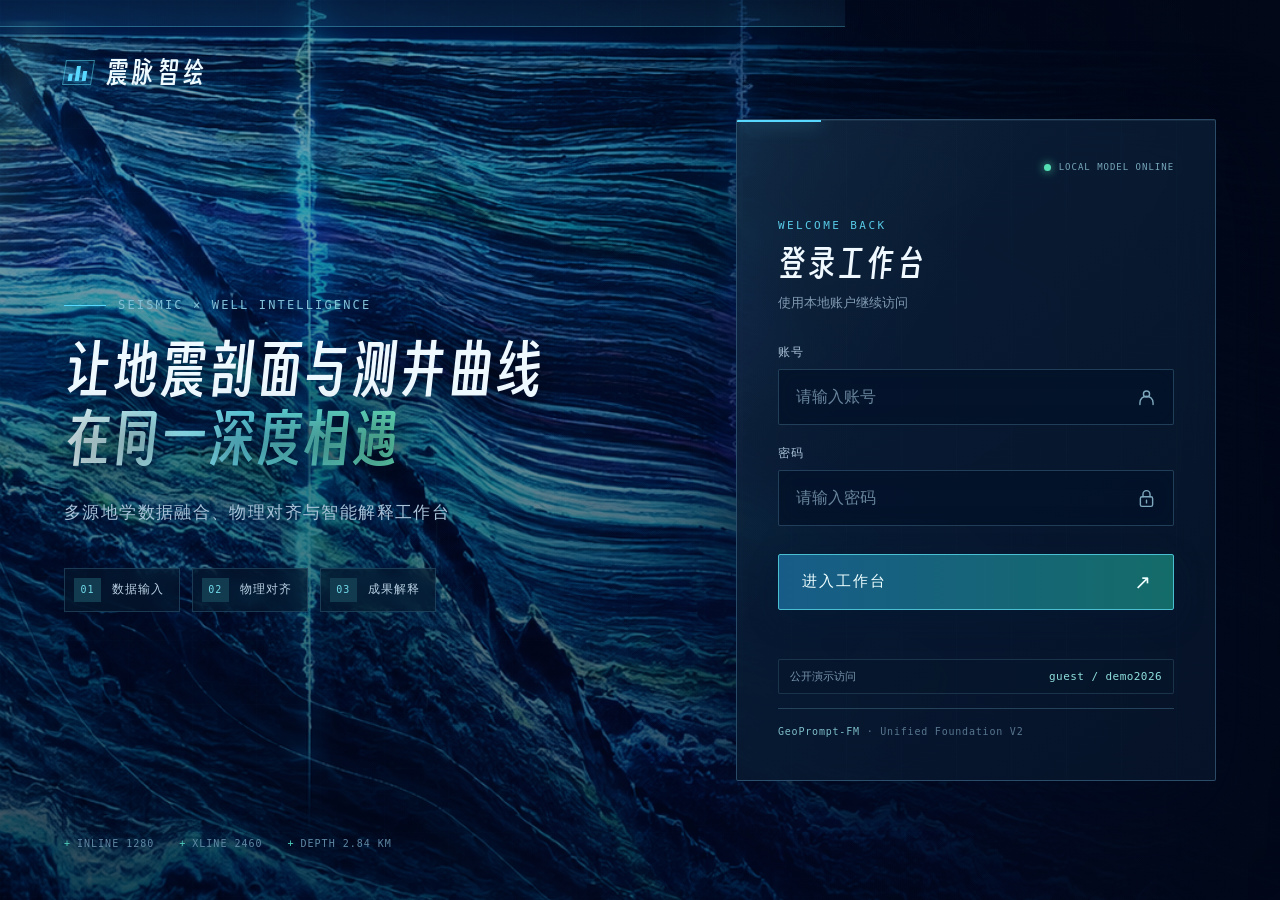
<file: site/index.html>
<!doctype html>
<html lang="zh-CN">
<head>
  <meta charset="utf-8">
  <meta name="viewport" content="width=device-width, initial-scale=1">
  <title>登录 · 震脉智绘</title>
  <meta name="description" content="震脉智绘——地震测井融合解释工作台登录入口">
  <link rel="stylesheet" href="login.css?v=typography-entry-1">
  <link rel="stylesheet" href="page-transitions.css?v=curtain-1">
  <script src="page-transitions.js?v=curtain-1"></script>
  <script src="login.js" defer></script>
</head>
<body>
  <canvas id="login-motion" aria-hidden="true"></canvas>
  <div class="login-art" aria-hidden="true">
    <img src="assets/login-seismic-background-v2.png" alt="">
    <span class="art-scan"></span>
  </div>
  <div class="ambient-grid" aria-hidden="true"></div>
  <div class="scan-beam" aria-hidden="true"></div>
  <main class="login-layout">
    <section class="login-intro" aria-labelledby="login-title">
      <div class="brand-lockup">
        <span class="brand-mark" aria-hidden="true"><i></i><i></i><i></i></span>
        <span>震脉智绘</span>
      </div>
      <p class="eyebrow"><span></span> SEISMIC × WELL INTELLIGENCE</p>
      <h1 id="login-title">让地震剖面与测井曲线<br><em>在同一深度相遇</em></h1>
      <p class="intro-copy">多源地学数据融合、物理对齐与智能解释工作台</p>
      <ul class="feature-list" aria-label="平台能力">
        <li><b>01</b><span>数据输入</span></li>
        <li><b>02</b><span>物理对齐</span></li>
        <li><b>03</b><span>成果解释</span></li>
      </ul>
      <div class="depth-readout" aria-hidden="true">
        <span>INLINE 1280</span><span>XLINE 2460</span><span>DEPTH 2.84 KM</span>
      </div>
    </section>
    <section class="login-panel" aria-labelledby="panel-title">
      <div class="panel-status"><span></span> LOCAL MODEL ONLINE</div>
      <div class="panel-heading">
        <p>WELCOME BACK</p>
        <h2 id="panel-title">登录工作台</h2>
        <span>使用本地账户继续访问</span>
      </div>
      <form id="login-form" class="login-form" method="post" action="/api/login">
        <div class="login-field">
          <label for="login-account">账号</label>
          <input id="login-account" name="username" type="text" placeholder="请输入账号" autocomplete="username" maxlength="128" required spellcheck="false" autocapitalize="none">
          <svg class="field-icon" viewBox="0 0 24 24" aria-hidden="true"><circle cx="12" cy="8" r="3.5"/><path d="M4.5 20v-2a7.5 7.5 0 0 1 15 0v2"/></svg>
        </div>
        <div class="login-field">
          <label for="login-password">密码</label>
          <input id="login-password" name="password" type="password" placeholder="请输入密码" autocomplete="current-password" maxlength="128" required>
          <svg class="field-icon" viewBox="0 0 24 24" aria-hidden="true"><rect x="5" y="10" width="14" height="11" rx="2"/><path d="M8 10V7a4 4 0 0 1 8 0v3M12 14v3"/></svg>
        </div>
        <button id="login-button" type="submit"><span>进入工作台</span><b aria-hidden="true">↗</b></button>
        <p id="login-status" class="login-status" role="status" aria-live="polite"></p>
      </form>
      <button class="demo-credential" type="button" data-demo-fill aria-label="填入公开演示账号"><span>公开演示访问</span><b>guest / demo2026</b></button>
      <p class="panel-footnote"><span>GeoPrompt-FM</span> · Unified Foundation V2</p>
    </section>
  </main>
</body>
</html>
</file>
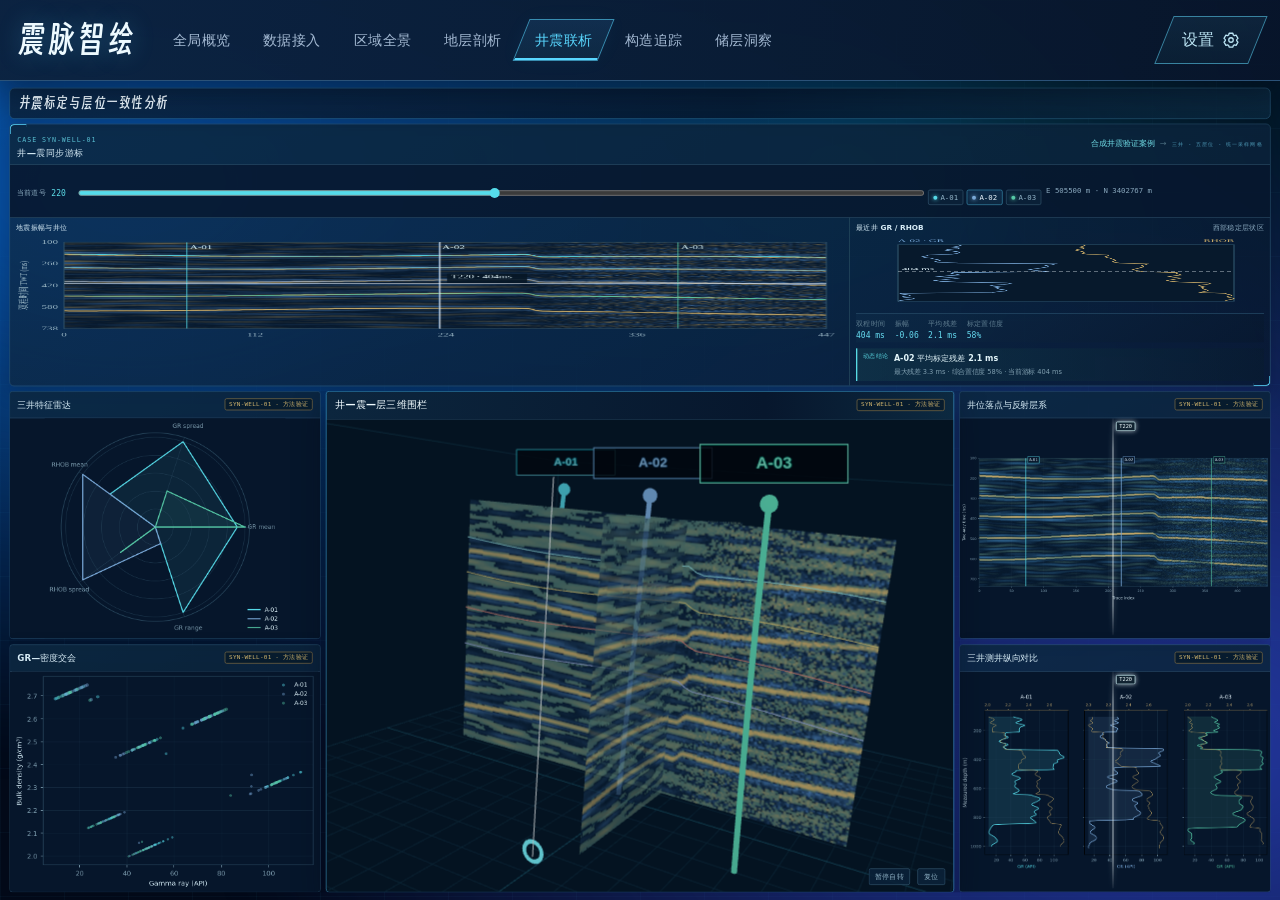
<file: site/alignment.html>
<!doctype html>
<html lang="zh-CN">
<head>
  <meta charset="utf-8"><meta name="viewport" content="width=device-width, initial-scale=1">
  <meta name="description" content="震脉智绘 · 井震联析"><title>井震联析 · 震脉智绘</title>
  <link rel="stylesheet" href="styles.css?v=typography-entry-1"><link rel="stylesheet" href="page-transitions.css?v=curtain-1">
  <script src="page-transitions.js?v=curtain-1"></script><script src="narrative-single-screen.js?v=1" defer></script><script src="assets/story-analysis-data.js?v=visual-palette-1" defer></script><script type="module" src="story-geology-three.js?v=evidence-chain-2"></script><script src="story-linked-analysis.js?v=evidence-chain-2" defer></script><script src="active-case-context.js" defer></script><script src="assets/settings-model.js" defer></script><script src="settings.js" defer></script>
</head>
<body class="narrative-page welltie-page">
  <a class="skip-link" href="#main-content">跳到主要内容</a>
  <header class="site-header"><a class="brand" href="overview.html">震脉智绘</a><nav aria-label="主要目录">
    <a href="overview.html"><span>全局概览</span></a><a href="input.html"><span>数据接入</span></a><a href="data.html"><span>区域全景</span></a><a href="quality.html"><span>地层剖析</span></a><a href="alignment.html" aria-current="page"><span>井震联析</span></a><a href="inference.html"><span>构造追踪</span></a><a href="results.html"><span>储层洞察</span></a>
  </nav></header>
  <div class="narrative-content-viewport" data-narrative-viewport><div class="narrative-screen-canvas" data-narrative-screen><div class="workspace"><main id="main-content" class="story-main" tabindex="-1">
    <header class="story-heading"><div><h1>井震标定与层位一致性分析</h1></div><b>井震联析</b></header>
    <section id="uploaded-case-context" class="active-case-panel uploaded-case-context" hidden aria-label="当前上传案例"></section>
    <section id="analysis-console" class="analysis-console" data-analysis="welltie" aria-label="井震同步联动分析台"></section>
    <div class="story-grid story-orbit-grid welltie-story-grid">
      <figure class="story-panel story-hero-3d story-chart-6 orbit-main"><div class="story-panel-heading"><div><b>01</b><h2>井—震—层三维围栏</h2></div><span>SEISMIC FENCE · 3 WELLS</span></div><div class="story-interactive-3d"><canvas class="story-geology-canvas" data-scene="welltie" tabindex="0" role="img" aria-label="自动旋转、可拖拽缩放的地震振幅围栏与三口井"></canvas><span class="story-3d-hint">自动旋转 · 拖拽接管 · 滚轮缩放</span><button class="story-3d-reset" type="button">复位</button></div></figure>
      <figure class="story-panel story-chart-3 story-compact-chart orbit-side orbit-left-top"><div class="story-panel-heading"><div><b>02</b><h2>三井特征雷达</h2></div><span>WELL SIGNATURE</span></div><img class="story-image contain" src="assets/data-well-radar.png?v=visual-palette-1" alt="三口井伽马与密度统计特征的雷达图"></figure>
      <figure class="story-panel story-wide-panel story-chart-6 orbit-side orbit-right-top"><div class="story-panel-heading"><div><b>03</b><h2>井位落点与反射层系</h2></div><span>SEISMIC + WELLS</span></div><img class="story-image cover" src="assets/data-seismic-section.png?v=visual-palette-1" alt="地震剖面叠加三口井位置"></figure>
      <figure class="story-panel story-chart-3 story-compact-chart orbit-side orbit-left-bottom"><div class="story-panel-heading"><div><b>04</b><h2>GR—密度交会</h2></div><span>CROSSPLOT</span></div><img class="story-image contain" src="assets/data-well-crossplot.png?v=visual-palette-1" alt="三口井伽马值与体积密度的交会散点图"></figure>
      <figure class="story-panel story-logs-panel story-chart-12 orbit-side orbit-right-bottom"><div class="story-panel-heading"><div><b>05</b><h2>三井测井纵向对比</h2></div><span>GR + RHOB</span></div><img class="story-image contain" src="assets/data-well-log-correlation.png?v=visual-palette-1" alt="三口井的伽马和密度测井曲线对比"></figure>
    </div>
  </main></div></div></div>
</body>
</html>
</file>
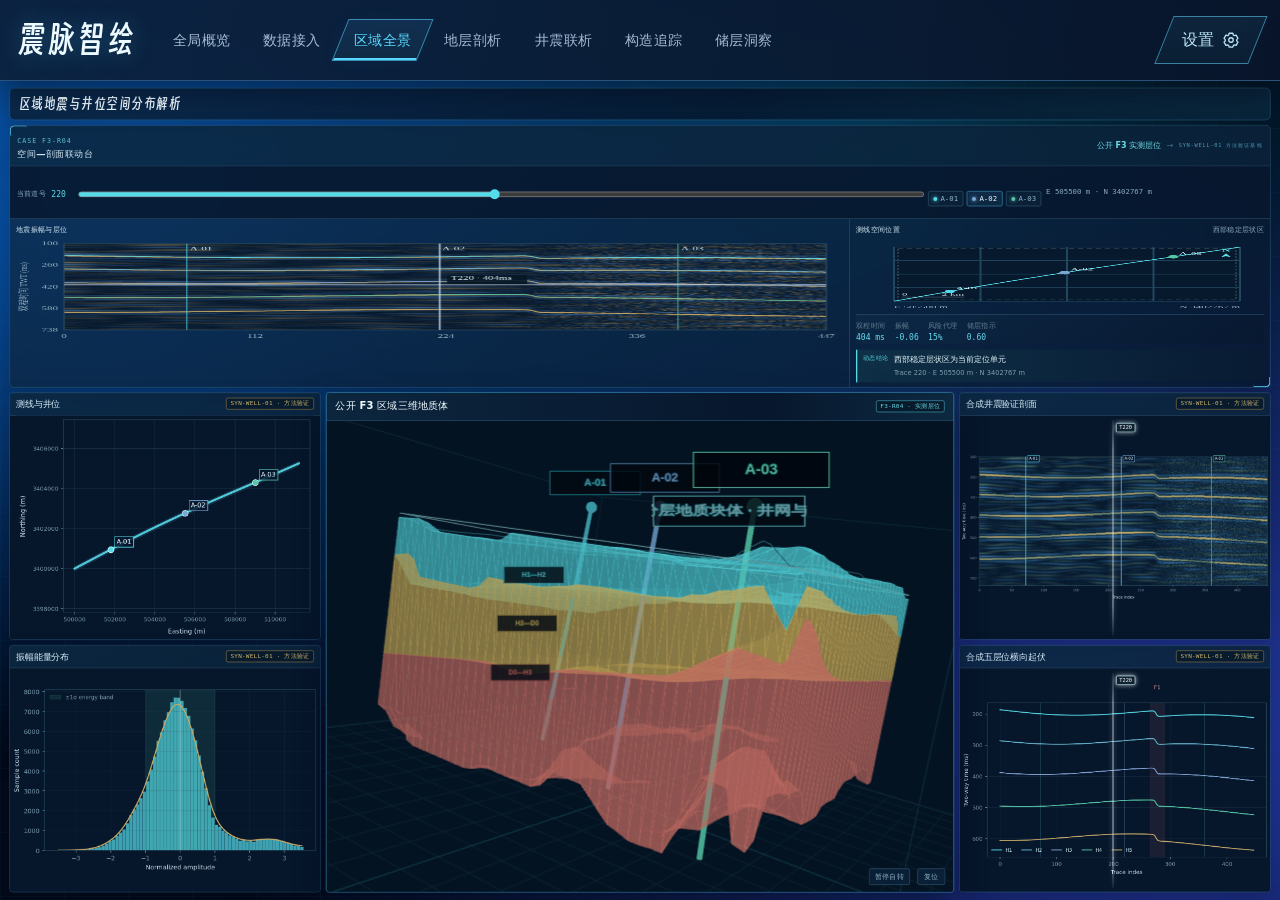
<file: site/data.html>
<!doctype html>
<html lang="zh-CN">
<head>
  <meta charset="utf-8">
  <meta name="viewport" content="width=device-width, initial-scale=1">
  <meta name="description" content="震脉智绘 · 区域全景">
  <title>区域全景 · 震脉智绘</title>
  <link rel="stylesheet" href="styles.css?v=typography-entry-1">
  <link rel="stylesheet" href="page-transitions.css?v=curtain-1">
  <script src="page-transitions.js?v=curtain-1"></script>
  <script src="region-single-screen.js?v=4" defer></script>
  <script src="assets/f3-geology-data.js" defer></script>
  <script src="assets/story-analysis-data.js?v=visual-palette-1" defer></script>
  <script type="module" src="story-geology-three.js?v=evidence-chain-2"></script>
  <script src="story-linked-analysis.js?v=evidence-chain-2" defer></script>
  <script src="story-professional-tools.js" defer></script>
  <script src="assets/settings-model.js" defer></script><script src="settings.js" defer></script>
</head>
<body class="narrative-page region-page">
  <a class="skip-link" href="#main-content">跳到主要内容</a>
  <header class="site-header">
    <a class="brand" href="overview.html">震脉智绘</a>
    <nav aria-label="主要目录">
      <a href="overview.html"><span>全局概览</span></a>
      <a href="input.html"><span>数据接入</span></a>
      <a href="data.html" aria-current="page"><span>区域全景</span></a>
      <a href="quality.html"><span>地层剖析</span></a>
      <a href="alignment.html"><span>井震联析</span></a>
      <a href="inference.html"><span>构造追踪</span></a>
      <a href="results.html"><span>储层洞察</span></a>
    </nav>
  </header>
  <div class="region-content-viewport" data-region-viewport>
  <div class="region-screen-canvas" data-region-screen>
  <div class="workspace">
    <main id="main-content" class="story-main" tabindex="-1">
      <header class="story-heading">
        <div><h1>区域地震与井位空间分布解析</h1></div>
        <b>区域全景</b>
      </header>
      <section id="analysis-console" class="analysis-console" data-analysis="regional" aria-label="空间与剖面联动分析台"></section>
      <div class="story-grid story-orbit-grid region-story-grid">
        <figure class="story-panel story-hero-3d story-chart-6 orbit-main">
          <div class="story-panel-heading"><div><b>01</b><h2>公开 F3 区域三维地质体</h2></div><span>4 HORIZONS · 4,756 SOURCE NODES</span></div>
          <div class="story-interactive-3d"><canvas class="story-geology-canvas" data-scene="regional" tabindex="0" role="img" aria-label="自动旋转、可拖拽缩放的公开 F3 四层位三维地质体"></canvas><span class="story-3d-hint">自动旋转 · 拖拽接管 · 滚轮缩放</span><button class="story-3d-reset" type="button">复位</button></div>
          
        </figure>
        <figure class="story-panel story-map-panel story-chart-3 story-compact-chart orbit-side orbit-left-top">
          <div class="story-panel-heading"><div><b>02</b><h2>测线与井位</h2></div><span>SURVEY LOCATION</span></div>
          <img class="story-image contain" src="assets/data-survey-location.png?v=visual-palette-1" alt="三口井沿测线分布的东向和北向投影坐标图">
          
        </figure>
        <figure class="story-panel story-seismic-panel story-chart-6 orbit-side orbit-right-top">
          <div class="story-panel-heading"><div><b>03</b><h2>合成井震验证剖面</h2></div><span>100—738 ms · TWT</span></div>
          <img class="story-image cover" src="assets/data-seismic-section.png?v=visual-palette-1" alt="包含三口井位置的区域地震振幅剖面">
          
        </figure>
        <figure class="story-panel story-chart-3 story-compact-chart orbit-side orbit-left-bottom">
          <div class="story-panel-heading"><div><b>04</b><h2>振幅能量分布</h2></div><span>HISTOGRAM + DENSITY</span></div>
          <img class="story-image contain" src="assets/data-amplitude-distribution.png?v=visual-palette-1" alt="地震振幅样本直方图与平滑分布曲线">
          
        </figure>
        <figure class="story-panel story-chart-6 story-compact-chart orbit-side orbit-right-bottom">
          <div class="story-panel-heading"><div><b>05</b><h2>合成五层位横向起伏</h2></div><span>METHOD VALIDATION</span></div>
          <img class="story-image contain" src="assets/data-horizon-profiles.png?v=visual-palette-1" alt="五条解释层位随道号变化的时间曲线">
          
        </figure>
      </div>
    </main>
  </div>
  </div>
  </div>
</body>
</html>
</file>
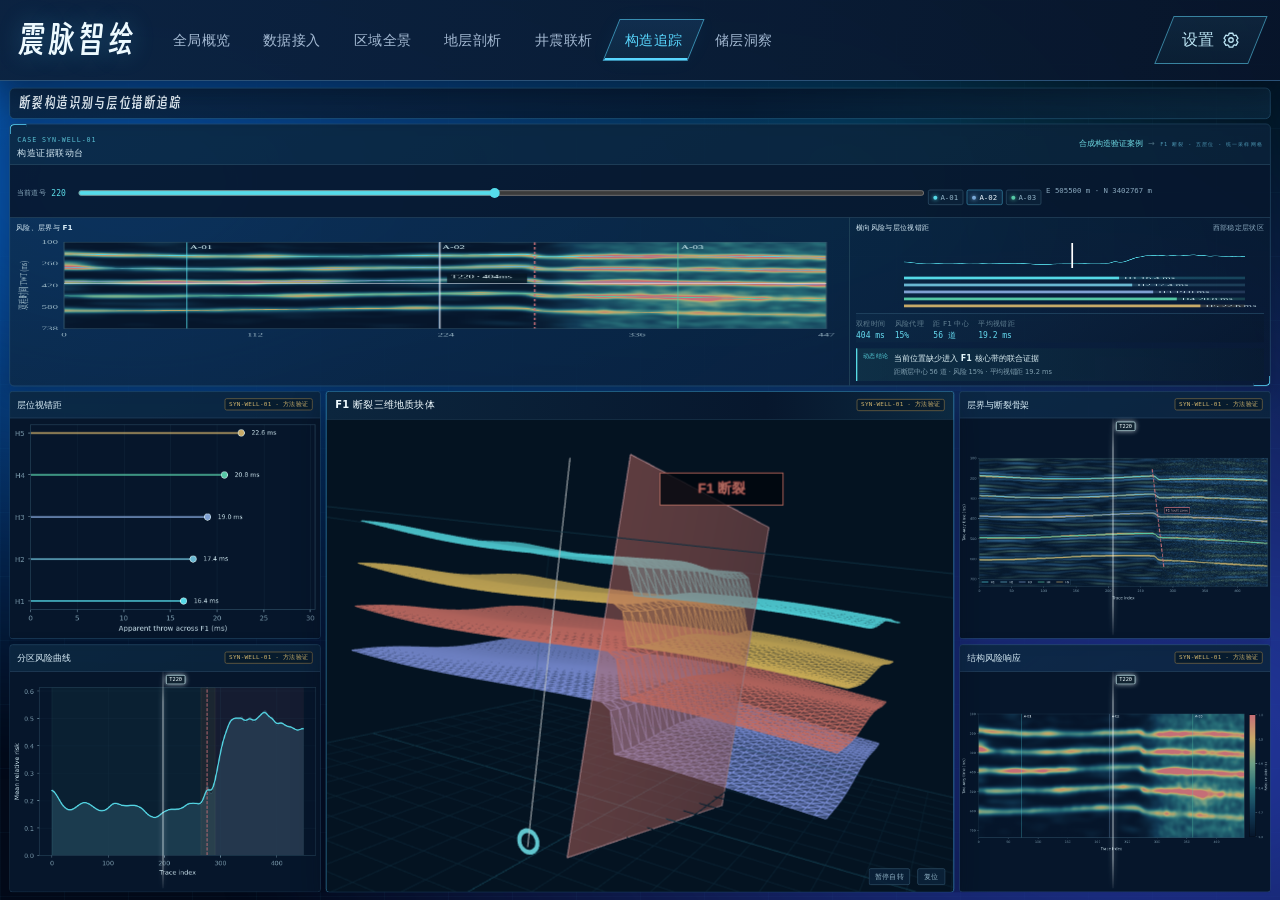
<file: site/inference.html>
<!doctype html>
<html lang="zh-CN">
<head>
  <meta charset="utf-8"><meta name="viewport" content="width=device-width, initial-scale=1">
  <meta name="description" content="震脉智绘 · 构造追踪"><title>构造追踪 · 震脉智绘</title>
  <link rel="stylesheet" href="styles.css?v=typography-entry-1"><link rel="stylesheet" href="page-transitions.css?v=curtain-1">
  <script src="page-transitions.js?v=curtain-1"></script><script src="narrative-single-screen.js?v=1" defer></script><script src="assets/story-analysis-data.js?v=visual-palette-1" defer></script><script type="module" src="story-geology-three.js?v=evidence-chain-2"></script><script src="story-linked-analysis.js?v=evidence-chain-2" defer></script><script src="assets/settings-model.js" defer></script><script src="settings.js" defer></script>
</head>
<body class="narrative-page structure-page">
  <a class="skip-link" href="#main-content">跳到主要内容</a>
  <header class="site-header"><a class="brand" href="overview.html">震脉智绘</a><nav aria-label="主要目录">
    <a href="overview.html"><span>全局概览</span></a><a href="input.html"><span>数据接入</span></a><a href="data.html"><span>区域全景</span></a><a href="quality.html"><span>地层剖析</span></a><a href="alignment.html"><span>井震联析</span></a><a href="inference.html" aria-current="page"><span>构造追踪</span></a><a href="results.html"><span>储层洞察</span></a>
  </nav></header>
  <div class="narrative-content-viewport" data-narrative-viewport><div class="narrative-screen-canvas" data-narrative-screen><div class="workspace"><main id="main-content" class="story-main" tabindex="-1">
    <header class="story-heading"><div><h1>断裂构造识别与层位错断追踪</h1></div><b>构造追踪</b></header>
    <section id="analysis-console" class="analysis-console" data-analysis="fault" aria-label="构造证据联动分析台"></section>
    <div class="story-grid story-orbit-grid structure-story-grid">
      <figure class="story-panel story-hero-3d story-chart-6 orbit-main"><div class="story-panel-heading"><div><b>01</b><h2>F1 断裂三维地质块体</h2></div><span>FAULT PLANE · LAYER OFFSET</span></div><div class="story-interactive-3d"><canvas class="story-geology-canvas" data-scene="fault" tabindex="0" role="img" aria-label="自动旋转、可拖拽缩放的 F1 断裂错断地层块体"></canvas><span class="story-3d-hint">自动旋转 · 拖拽接管 · 滚轮缩放</span><button class="story-3d-reset" type="button">复位</button></div></figure>
      <figure class="story-panel story-chart-3 story-compact-chart orbit-side orbit-left-top"><div class="story-panel-heading"><div><b>02</b><h2>层位视错距</h2></div><span>FAULT THROW</span></div><img class="story-image contain" src="assets/data-fault-throw.png?v=visual-palette-1" alt="五条层位穿过 F1 的视错距棒棒糖图"></figure>
      <figure class="story-panel story-wide-panel story-chart-6 orbit-side orbit-right-top"><div class="story-panel-heading"><div><b>03</b><h2>层界与断裂骨架</h2></div><span>HORIZONS + FAULT</span></div><img class="story-image cover" src="assets/data-structural-framework.png?v=visual-palette-1" alt="灰度地震剖面上追踪五条彩色层界和一条断裂"></figure>
      <figure class="story-panel story-chart-3 story-compact-chart orbit-side orbit-left-bottom"><div class="story-panel-heading"><div><b>04</b><h2>分区风险曲线</h2></div><span>DOMAIN PROFILE</span></div><img class="story-image contain" src="assets/data-risk-domain-profile.png?v=visual-palette-1" alt="西部、断裂带和东部的平均风险曲线"></figure>
      <figure class="story-panel story-risk-panel story-chart-6 orbit-side orbit-right-bottom"><div class="story-panel-heading"><div><b>06</b><h2>结构风险响应</h2></div><span>RELATIVE RISK</span></div><img class="story-image cover" src="assets/data-quality-risk.png?v=visual-palette-1" alt="相对数据风险沿剖面的空间分布"></figure>
    </div>
  </main></div></div></div>
</body>
</html>
</file>
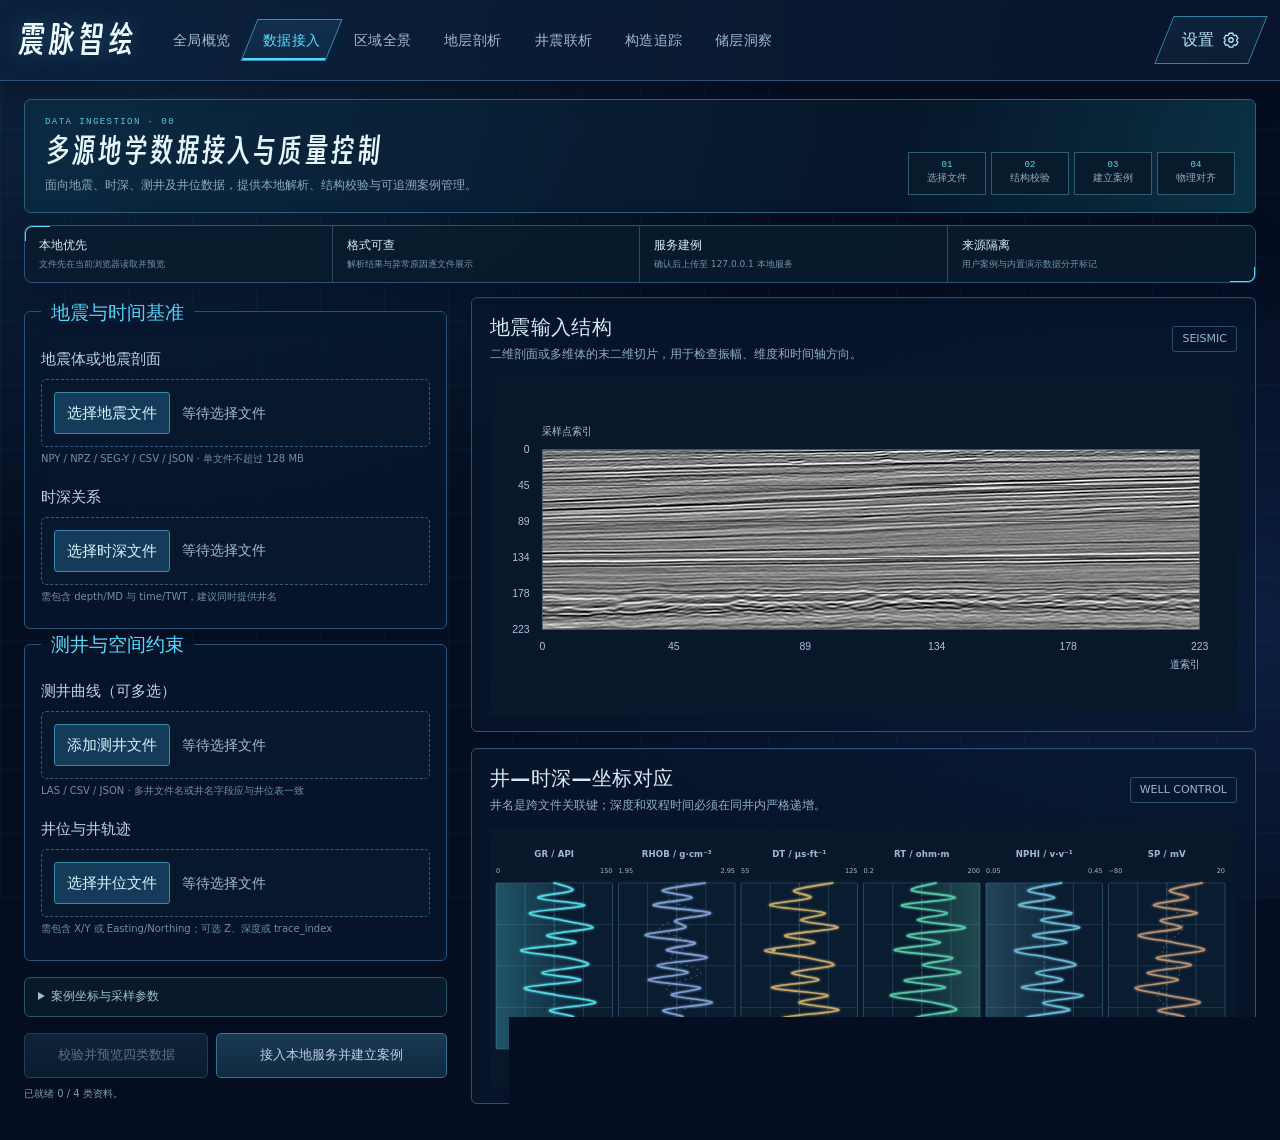
<file: site/input.html>
<!doctype html>
<html lang="zh-CN">
<head>
  <meta charset="utf-8">
  <meta name="viewport" content="width=device-width, initial-scale=1">
  <meta name="description" content="震脉智绘 · 多源地质数据接入、校验与建例">
  <title>数据接入 · 震脉智绘</title>
  <link rel="stylesheet" href="styles.css?v=typography-entry-1">
  <link rel="stylesheet" href="page-transitions.css?v=curtain-1">
  <script src="page-transitions.js?v=curtain-1"></script>
  <script src="input-session.js" defer></script>
  <script src="file-preview.js" defer></script>
  <script src="well-location-3d.js" defer></script>
  <script src="data-visuals.js" defer></script>
  <script src="data-check.js" defer></script>
  <script src="dialog-size.js" defer></script>
  <script src="workbench-input.js" defer></script>
  <script src="input-workflow.js" defer></script>
  <script src="assets/settings-model.js" defer></script>
  <script src="settings.js" defer></script>
</head>
<body class="data-page input-page">
  <a class="skip-link" href="#main-content">跳到主要内容</a>
  <header class="site-header">
    <a class="brand" href="overview.html">震脉智绘</a>
    <nav aria-label="主要目录">
      <a href="overview.html"><span>全局概览</span></a>
      <a href="input.html" aria-current="page"><span>数据接入</span></a>
      <a href="data.html"><span>区域全景</span></a>
      <a href="quality.html"><span>地层剖析</span></a>
      <a href="alignment.html"><span>井震联析</span></a>
      <a href="inference.html"><span>构造追踪</span></a>
      <a href="results.html"><span>储层洞察</span></a>
    </nav>
  </header>

  <div class="workspace">
    <main id="main-content" tabindex="-1">
      <header class="input-heading">
        <div><p>DATA INGESTION · 00</p><h1>多源地学数据接入与质量控制</h1><span>面向地震、时深、测井及井位数据，提供本地解析、结构校验与可追溯案例管理。</span></div>
        <ol aria-label="数据接入步骤"><li><b>01</b>选择文件</li><li><b>02</b>结构校验</li><li><b>03</b>建立案例</li><li><b>04</b>物理对齐</li></ol>
      </header>

      <section class="input-trust-strip" aria-label="数据处理边界">
        <div><b>本地优先</b><span>文件先在当前浏览器读取并预览</span></div>
        <div><b>格式可查</b><span>解析结果与异常原因逐文件展示</span></div>
        <div><b>服务建例</b><span>确认后上传至 127.0.0.1 本地服务</span></div>
        <div><b>来源隔离</b><span>用户案例与内置演示数据分开标记</span></div>
      </section>

      <div class="data-layout">
        <div class="data-upload-column">
          <div class="data-input-grid">
            <form id="seismic-form">
              <fieldset>
                <legend>地震与时间基准</legend>
                <label for="seismic-file">地震体或地震剖面</label>
                <div class="file-upload-control">
                  <input class="upload-file-input" id="seismic-file" type="file" accept=".npy,.npz,.sgy,.segy,.csv,.json">
                  <label class="file-select-button" for="seismic-file">选择地震文件</label>
                  <ul class="file-upload-status" id="seismic-file-status" aria-live="polite"></ul>
                </div>
                <p class="input-format">NPY / NPZ / SEG-Y / CSV / JSON · 单文件不超过 128 MB</p>

                <label for="time-depth-file">时深关系</label>
                <div class="file-upload-control">
                  <input class="upload-file-input" id="time-depth-file" type="file" accept=".csv,.tsv,.json">
                  <label class="file-select-button" for="time-depth-file">选择时深文件</label>
                  <ul class="file-upload-status" id="time-depth-file-status" aria-live="polite"></ul>
                </div>
                <p class="input-format">需包含 depth/MD 与 time/TWT，建议同时提供井名</p>
              </fieldset>
            </form>

            <form id="well-form">
              <fieldset>
                <legend>测井与空间约束</legend>
                <label for="well-file">测井曲线（可多选）</label>
                <div class="file-upload-control">
                  <input class="upload-file-input" id="well-file" type="file" multiple accept=".las,.csv,.tsv,.json">
                  <label class="file-select-button" for="well-file">添加测井文件</label>
                  <ul class="file-upload-status" id="well-file-status" aria-live="polite"></ul>
                </div>
                <p class="input-format">LAS / CSV / JSON · 多井文件名或井名字段应与井位表一致</p>

                <label for="well-location-file">井位与井轨迹</label>
                <div class="file-upload-control">
                  <input class="upload-file-input" id="well-location-file" type="file" accept=".csv,.tsv,.json">
                  <label class="file-select-button" for="well-location-file">选择井位文件</label>
                  <ul class="file-upload-status" id="well-location-file-status" aria-live="polite"></ul>
                </div>
                <p class="input-format">需包含 X/Y 或 Easting/Northing；可选 Z、深度或 trace_index</p>
              </fieldset>
            </form>
          </div>

          <details class="case-settings">
            <summary>案例坐标与采样参数</summary>
            <div class="case-settings-grid">
              <label>时间轴<select id="case-time-axis"><option value="first">纵轴（行）</option><option value="last">横轴（列）</option></select></label>
              <label>剖面序号<input id="case-sample-index" type="number" min="0" max="1000000" step="1" value="0"></label>
              <label>采样间隔 ms<input id="case-sample-interval" type="number" min="0.1" max="20" step="0.1" value="2"></label>
              <label>时间原点 ms<input id="case-time-origin" type="number" min="-100000" max="100000" step="1" value="0"></label>
              <label>时深时间单位<select id="case-time-unit"><option value="ms">毫秒</option><option value="s">秒</option></select></label>
              <label>标定依据<select id="case-time-source"><option value="none">未声明</option><option value="checkshot">Checkshot</option><option value="vsp">VSP</option><option value="calibrated_sonic">已标定声波</option><option value="sonic_integral">声波积分</option></select></label>
            </div>
          </details>

          <div class="data-validation-controls">
            <button id="validate-data" class="check-data-button" type="button" disabled>校验并预览四类数据</button>
            <button id="create-case" class="create-case-button" type="button" disabled>接入本地服务并建立案例</button>
            <p id="input-workflow-status" class="input-workflow-status" role="status" aria-live="polite">等待载入四类资料。</p>
          </div>
        </div>

        <div class="input-reference-column">
          <figure id="seismic-reference-card" class="input-reference-card">
            <figcaption><div><h2>地震输入结构</h2><p>二维剖面或多维体的末二维切片，用于检查振幅、维度和时间轴方向。</p></div><span class="reference-badge">SEISMIC</span></figcaption>
            <div class="reference-plot"><img src="assets/input-seismic-reference.svg?v=visual-palette-1" alt="地震矩阵输入结构参考"></div>
          </figure>
          <figure class="input-reference-card">
            <figcaption><div><h2>井—时深—坐标对应</h2><p>井名是跨文件关联键；深度和双程时间必须在同井内严格递增。</p></div><span class="reference-badge">WELL CONTROL</span></figcaption>
            <div class="reference-plot"><img src="assets/input-well-reference.svg?v=visual-palette-1" alt="测井、时深和井位文件关联结构参考"></div>
          </figure>
        </div>
      </div>

      <section id="active-case-panel" class="active-case-panel" hidden aria-labelledby="active-case-title">
        <header><div><span>ACTIVE USER CASE</span><h2 id="active-case-title">用户案例已建立</h2></div><b id="active-case-gate">等待物理质量门</b></header>
        <dl id="active-case-metrics"></dl>
        <p id="active-case-note"></p>
        <div class="active-case-actions"><button id="run-alignment" type="button" disabled>运行物理对齐</button><a href="alignment.html?source=uploaded">进入井震联析</a></div>
        <div id="alignment-output-gallery" class="alignment-output-gallery" aria-live="polite"></div>
      </section>
    </main>
  </div>

  <dialog id="data-check-dialog" aria-labelledby="data-check-title">
    <div class="dialog-heading"><h2 id="data-check-title">输入数据结构检查</h2><button id="close-data-check" type="button" aria-label="关闭">×</button></div>
    <p id="data-check-note">等待检查。</p>
    <div class="preview-tabs" role="tablist" aria-label="数据预览类别">
      <button type="button" role="tab" data-preview-tab="summary" aria-selected="true">检查概况</button>
      <button type="button" role="tab" data-preview-tab="seismic" aria-selected="false">地震剖面</button>
      <button type="button" role="tab" data-preview-tab="well" aria-selected="false">测井曲线</button>
      <button type="button" role="tab" data-preview-tab="time" aria-selected="false">时深关系</button>
      <button type="button" role="tab" data-preview-tab="location" aria-selected="false">井位分布</button>
    </div>
    <div id="panel-summary" class="preview-tab-panel" role="tabpanel">
      <div class="table-scroll"><table><caption>逐文件读取与解析结果</caption><thead><tr><th>类别</th><th>文件</th><th>大小</th><th>读取</th><th>结构解析</th></tr></thead><tbody id="file-check-rows"></tbody></table></div>
    </div>
    <div id="panel-seismic" class="preview-tab-panel" role="tabpanel" hidden><label id="seismic-preview-picker" class="preview-picker" hidden>预览文件<select id="seismic-preview-select"></select></label><p id="seismic-preview-status" class="preview-status"></p><div id="seismic-actual-plot" class="actual-data-plot"></div></div>
    <div id="panel-well" class="preview-tab-panel" role="tabpanel" hidden><label id="well-preview-picker" class="preview-picker" hidden>预览文件<select id="well-preview-select"></select></label><p id="well-preview-status" class="preview-status"></p><div id="well-actual-plot" class="actual-data-plot"></div></div>
    <div id="panel-time" class="preview-tab-panel" role="tabpanel" hidden><label id="time-preview-picker" class="preview-picker" hidden>预览文件<select id="time-preview-select"></select></label><p id="time-preview-status" class="preview-status"></p><div id="time-actual-plot" class="actual-data-plot"></div></div>
    <div id="panel-location" class="preview-tab-panel" role="tabpanel" hidden><label id="location-preview-picker" class="preview-picker" hidden>预览文件<select id="location-preview-select"></select></label><p id="location-preview-status" class="preview-status"></p><div id="location-actual-plot" class="actual-data-plot"></div></div>
  </dialog>
</body>
</html>
</file>
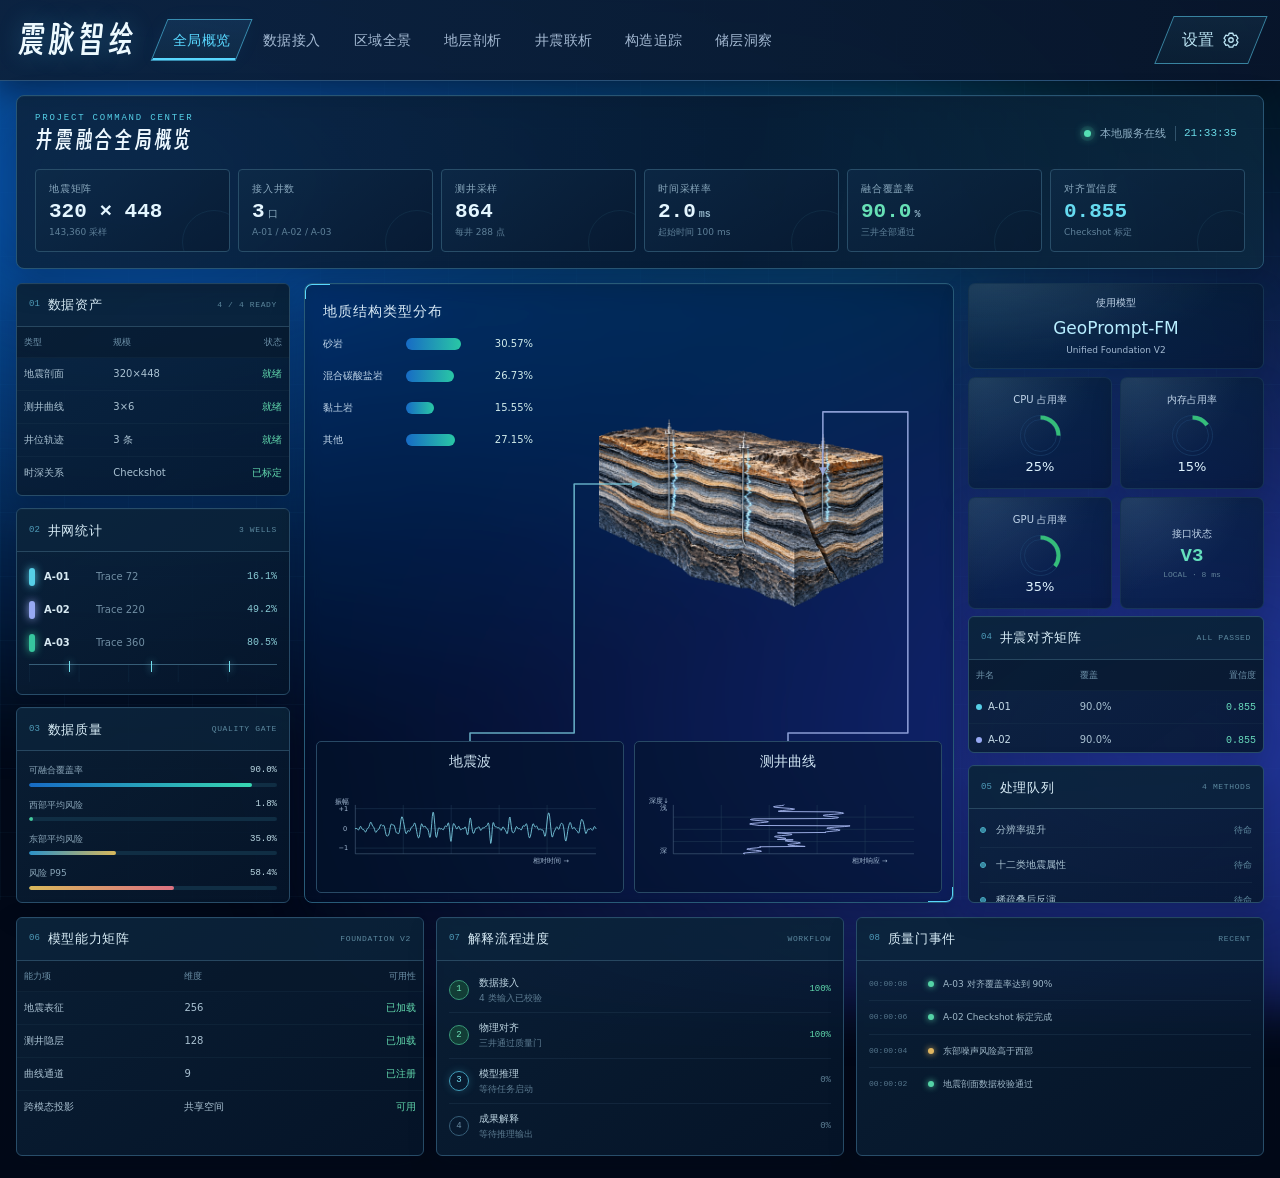
<file: site/overview.html>
<!doctype html>
<html lang="zh-CN">
<head>
  <meta charset="utf-8">
  <meta name="viewport" content="width=device-width, initial-scale=1">
  <meta name="description" content="震脉智绘 · 全局概览">
  <title>全局概览 · 震脉智绘</title>
  <link rel="stylesheet" href="styles.css?v=typography-entry-1">
  <link rel="stylesheet" href="page-transitions.css?v=curtain-1">
  <script src="page-transitions.js?v=curtain-1"></script>
  <script src="scene.js" defer></script>
  <script src="dashboard.js" defer></script>
<script src="assets/settings-model.js" defer></script><script src="settings.js" defer></script></head>
<body class="home-page">
  <a class="skip-link" href="#main-content">跳到主要内容</a>
  <header class="site-header">
    <a class="brand" href="overview.html">震脉智绘</a>
    <nav aria-label="主要目录">
      <a href="overview.html" aria-current="page"><span>全局概览</span></a>
      <a href="input.html"><span>数据接入</span></a>
      <a href="data.html"><span>区域全景</span></a>
      <a href="quality.html"><span>地层剖析</span></a>
      <a href="alignment.html"><span>井震联析</span></a>
      <a href="inference.html"><span>构造追踪</span></a>
      <a href="results.html"><span>储层洞察</span></a>
    </nav>
  </header>
  <div class="workspace">
    <main id="main-content" class="home-main" tabindex="-1">
      <section class="dashboard-overview" aria-labelledby="overview-title">
        <div class="dashboard-title-row">
          <div>
            <p class="dashboard-kicker">PROJECT COMMAND CENTER</p>
            <h1 id="overview-title">井震融合全局概览</h1>
          </div>
          <div class="dashboard-live"><i></i><span>本地服务在线</span><time id="dashboard-clock">--:--:--</time></div>
        </div>
        <dl class="overview-kpis">
          <div><dt>地震矩阵</dt><dd>320 × 448</dd><small>143,360 采样</small></div>
          <div><dt>接入井数</dt><dd>3<small>口</small></dd><small>A-01 / A-02 / A-03</small></div>
          <div><dt>测井采样</dt><dd>864</dd><small>每井 288 点</small></div>
          <div><dt>时间采样率</dt><dd>2.0<small>ms</small></dd><small>起始时间 100 ms</small></div>
          <div><dt>融合覆盖率</dt><dd class="kpi-good">90.0<small>%</small></dd><small>三井全部通过</small></div>
          <div><dt>对齐置信度</dt><dd class="kpi-accent">0.855</dd><small>Checkshot 标定</small></div>
        </dl>
      </section>

      <aside class="dashboard-rail dashboard-left" aria-label="数据资产与质量统计">
        <article class="dashboard-card asset-card">
          <header><div><span>01</span><h2>数据资产</h2></div><em>4 / 4 READY</em></header>
          <div class="compact-table-wrap">
            <table class="compact-table">
              <thead><tr><th>类型</th><th>规模</th><th>状态</th></tr></thead>
              <tbody>
                <tr><td>地震剖面</td><td>320×448</td><td><b class="status-ok">就绪</b></td></tr>
                <tr><td>测井曲线</td><td>3×6</td><td><b class="status-ok">就绪</b></td></tr>
                <tr><td>井位轨迹</td><td>3 条</td><td><b class="status-ok">就绪</b></td></tr>
                <tr><td>时深关系</td><td>Checkshot</td><td><b class="status-ok">已标定</b></td></tr>
              </tbody>
            </table>
          </div>
        </article>

        <article class="dashboard-card well-card">
          <header><div><span>02</span><h2>井网统计</h2></div><em>3 WELLS</em></header>
          <div class="well-stat-list">
            <div><i style="--well:#56cfe7"></i><strong>A-01</strong><span>Trace 72</span><b>16.1%</b></div>
            <div><i style="--well:#97a9f3"></i><strong>A-02</strong><span>Trace 220</span><b>49.2%</b></div>
            <div><i style="--well:#36c69e"></i><strong>A-03</strong><span>Trace 360</span><b>80.5%</b></div>
          </div>
          <div class="mini-axis" aria-hidden="true"><i style="left:16.1%"></i><i style="left:49.2%"></i><i style="left:80.5%"></i></div>
        </article>

        <article class="dashboard-card quality-card">
          <header><div><span>03</span><h2>数据质量</h2></div><em>QUALITY GATE</em></header>
          <div class="quality-bars">
            <div><span>可融合覆盖率</span><b>90.0%</b><i><u style="width:90%"></u></i></div>
            <div><span>西部平均风险</span><b>1.8%</b><i><u class="risk-low" style="width:1.8%"></u></i></div>
            <div><span>东部平均风险</span><b>35.0%</b><i><u class="risk-mid" style="width:35%"></u></i></div>
            <div><span>风险 P95</span><b>58.4%</b><i><u class="risk-high" style="width:58.4%"></u></i></div>
          </div>
        </article>
      </aside>

      <section id="visual-screen" class="visual-screen" aria-label="地质结构与地震测井动态图">
        <div id="main-visual" class="screen-visual">
          <article class="geology-distribution" aria-labelledby="geology-distribution-title">
            <h2 id="geology-distribution-title">地质结构类型分布</h2>
            <ul class="distribution-rows" aria-label="地质类型面积占比">
              <li class="distribution-row" data-percent="30.57">
                <span class="distribution-name">砂岩</span>
                <span class="distribution-track" aria-hidden="true"><span class="distribution-fill" style="width:76.425%"></span></span>
                <span class="distribution-value">30.57%</span>
              </li>
              <li class="distribution-row" data-percent="26.73">
                <span class="distribution-name">混合碳酸盐岩</span>
                <span class="distribution-track" aria-hidden="true"><span class="distribution-fill" style="width:66.825%"></span></span>
                <span class="distribution-value">26.73%</span>
              </li>
              <li class="distribution-row" data-percent="15.55">
                <span class="distribution-name">黏土岩</span>
                <span class="distribution-track" aria-hidden="true"><span class="distribution-fill" style="width:38.875%"></span></span>
                <span class="distribution-value">15.55%</span>
              </li>
              <li class="distribution-row" data-percent="27.15">
                <span class="distribution-name">其他</span>
                <span class="distribution-track" aria-hidden="true"><span class="distribution-fill" style="width:67.875%"></span></span>
                <span class="distribution-value">27.15%</span>
              </li>
            </ul>
          </article>
          <img class="hero-image" src="assets/seismic-well-fusion-hero-v4.png" width="1672" height="941" alt="中央地质结构示意：完整岩层、断层和井轨迹，透明背景" fetchpriority="high">
        </div>
        <div id="visual-explanation" class="visual-explanation example-charts" aria-label="地震与测井动态图">
          <figure id="demo-seismic" class="example-chart" aria-labelledby="seismic-example-title">
            <figcaption id="seismic-example-title">地震波</figcaption>
            <svg viewBox="0 0 600 150" role="img" aria-label="地震反射波演示动画，归一化振幅随相对时间变化">
              <path class="chart-grid" d="M56 30H568M56 72H568M56 114H568M158 22V126M260 22V126M362 22V126M464 22V126"/>
              <path class="chart-axis" d="M56 22V126H568"/>
              <path id="seismic-waveform" class="chart-signal seismic-signal" d="M56.0,72.0 L57.3,68.8 L58.6,68.0 L59.8,69.7 L61.1,71.8 L62.4,72.6 L63.7,72.2 L65.0,72.3 L66.2,73.9 L67.5,75.6 L68.8,75.4 L70.1,73.0 L71.4,70.4 L72.6,70.3 L73.9,73.4 L75.2,77.5 L76.5,79.8 L77.8,78.8 L79.0,75.4 L80.3,71.2 L81.6,66.7 L82.9,62.0 L84.2,57.8 L85.4,56.2 L86.7,59.4 L88.0,66.6 L89.3,74.6 L90.6,79.6 L91.8,80.4 L93.1,78.7 L94.4,77.2 L95.7,76.7 L97.0,75.9 L98.2,73.3 L99.5,69.7 L100.8,67.5 L102.1,68.4 L103.4,71.3 L104.6,73.6 L105.9,73.5 L107.2,71.4 L108.5,69.2 L109.8,67.8 L111.0,66.1 L112.3,63.1 L113.6,59.9 L114.9,59.5 L116.2,64.6 L117.4,74.6 L118.7,85.8 L120.0,93.7 L121.3,96.2 L122.6,94.1 L123.8,89.1 L125.1,82.1 L126.4,73.6 L127.7,65.0 L129.0,59.0 L130.2,58.1 L131.5,61.9 L132.8,67.3 L134.1,71.0 L135.4,71.7 L136.6,71.2 L137.9,71.4 L139.2,72.7 L140.5,73.6 L141.8,73.4 L143.0,73.2 L144.3,75.3 L145.6,80.3 L146.9,86.1 L148.2,89.0 L149.4,86.8 L150.7,80.2 L152.0,71.4 L153.3,62.3 L154.6,53.3 L155.8,45.2 L157.1,40.4 L158.4,41.7 L159.7,50.0 L161.0,62.5 L162.2,74.3 L163.5,81.5 L164.8,83.9 L166.1,83.7 L167.4,82.8 L168.6,81.4 L169.9,78.7 L171.2,75.0 L172.5,72.3 L173.8,72.2 L175.0,74.4 L176.3,76.1 L177.6,75.0 L178.9,71.2 L180.2,67.0 L181.4,64.3 L182.7,63.1 L184.0,61.9 L185.3,60.4 L186.6,60.2 L187.8,63.9 L189.1,71.8 L190.4,81.4 L191.7,88.9 L193.0,92.6 L194.2,92.9 L195.5,91.5 L196.8,88.6 L198.1,83.6 L199.4,76.3 L200.6,68.8 L201.9,64.1 L203.2,63.6 L204.5,65.6 L205.8,67.2 L207.0,66.9 L208.3,65.8 L209.6,66.3 L210.9,69.4 L212.2,73.8 L213.4,77.6 L214.7,80.4 L216.0,83.3 L217.3,86.8 L218.6,89.3 L219.8,87.4 L221.1,79.2 L222.4,66.6 L223.7,53.6 L225.0,44.2 L226.2,39.9 L227.5,40.1 L228.8,44.2 L230.1,52.2 L231.4,63.5 L232.6,75.5 L233.9,84.4 L235.2,87.5 L236.5,85.3 L237.8,81.4 L239.0,78.8 L240.3,78.1 L241.6,77.7 L242.9,76.2 L244.2,74.2 L245.4,73.2 L246.7,73.6 L248.0,73.7 L249.3,71.2 L250.6,66.0 L251.8,60.4 L253.1,57.3 L254.4,57.8 L255.7,60.9 L257.0,65.2 L258.2,71.0 L259.5,79.4 L260.8,89.6 L262.1,98.3 L263.4,101.4 L264.6,97.0 L265.9,87.5 L267.2,77.4 L268.5,70.1 L269.8,65.9 L271.0,63.4 L272.3,61.9 L273.6,62.0 L274.9,64.3 L276.2,67.7 L277.4,69.9 L278.7,69.5 L280.0,67.6 L281.3,66.9 L282.6,68.9 L283.8,72.6 L285.1,75.3 L286.4,75.9 L287.7,75.5 L289.0,76.4 L290.2,79.1 L291.5,81.7 L292.8,81.9 L294.1,78.9 L295.4,73.9 L296.6,68.5 L297.9,63.1 L299.2,57.7 L300.5,53.1 L301.8,51.6 L303.0,55.4 L304.3,63.6 L305.6,72.7 L306.9,78.5 L308.2,79.5 L309.4,78.0 L310.7,77.1 L312.0,77.9 L313.3,78.9 L314.6,78.1 L315.8,75.3 L317.1,72.6 L318.4,71.6 L319.7,71.9 L321.0,71.7 L322.2,70.2 L323.5,68.5 L324.8,68.8 L326.1,71.4 L327.4,74.3 L328.6,74.4 L329.9,70.6 L331.2,64.5 L332.5,58.8 L333.8,55.5 L335.0,55.9 L336.3,61.1 L337.6,72.2 L338.9,87.9 L340.2,103.3 L341.4,110.9 L342.7,106.0 L344.0,90.6 L345.3,72.1 L346.6,58.8 L347.8,54.3 L349.1,56.1 L350.4,59.9 L351.7,63.1 L353.0,66.0 L354.2,69.7 L355.5,73.9 L356.8,76.3 L358.1,75.5 L359.4,72.5 L360.6,69.8 L361.9,69.4 L363.2,70.5 L364.5,71.3 L365.8,70.9 L367.0,70.7 L368.3,72.7 L369.6,77.2 L370.9,82.0 L372.2,84.4 L373.4,82.7 L374.7,77.0 L376.0,68.4 L377.3,58.7 L378.6,51.2 L379.8,49.5 L381.1,55.3 L382.4,66.6 L383.7,78.4 L385.0,85.4 L386.2,85.4 L387.5,80.0 L388.8,73.7 L390.1,70.1 L391.4,70.1 L392.6,71.6 L393.9,72.2 L395.2,71.8 L396.5,71.8 L397.8,73.4 L399.0,75.4 L400.3,75.7 L401.6,73.3 L402.9,69.7 L404.2,67.8 L405.4,68.8 L406.7,71.2 L408.0,72.7 L409.3,72.5 L410.6,71.7 L411.8,71.6 L413.1,71.3 L414.4,68.6 L415.7,63.4 L417.0,59.4 L418.2,62.3 L419.5,74.2 L420.8,89.2 L422.1,97.5 L423.4,93.5 L424.6,81.0 L425.9,69.2 L427.2,64.0 L428.5,64.5 L429.8,66.1 L431.0,66.2 L432.3,65.9 L433.6,67.3 L434.9,70.4 L436.2,73.3 L437.4,74.2 L438.7,73.4 L440.0,72.8 L441.3,73.5 L442.6,74.2 L443.8,73.4 L445.1,70.6 L446.4,67.9 L447.7,67.7 L449.0,70.3 L450.2,73.5 L451.5,75.0 L452.8,74.6 L454.1,74.4 L455.4,76.4 L456.6,80.7 L457.9,84.7 L459.2,84.7 L460.5,77.9 L461.8,65.2 L463.0,51.4 L464.3,43.8 L465.6,46.9 L466.9,58.9 L468.2,73.1 L469.4,83.2 L470.7,86.4 L472.0,83.6 L473.3,77.7 L474.6,71.9 L475.8,69.1 L477.1,70.1 L478.4,73.4 L479.7,75.8 L481.0,75.5 L482.2,73.4 L483.5,71.8 L484.8,71.8 L486.1,72.1 L487.4,71.3 L488.6,69.3 L489.9,68.2 L491.2,69.5 L492.5,72.7 L493.8,74.9 L495.0,73.7 L496.3,69.3 L497.6,64.3 L498.9,61.7 L500.2,63.0 L501.4,68.4 L502.7,76.5 L504.0,85.0 L505.3,90.8 L506.6,91.0 L507.8,85.3 L509.1,75.8 L510.4,66.8 L511.7,62.0 L513.0,62.2 L514.2,65.5 L515.5,68.4 L516.8,69.3 L518.1,68.9 L519.4,69.7 L520.6,72.5 L521.9,75.6 L523.2,76.6 L524.5,74.6 L525.8,71.4 L527.0,69.7 L528.3,70.2 L529.6,71.7 L530.9,72.6 L532.2,73.2 L533.4,75.1 L534.7,79.1 L536.0,83.0 L537.3,82.9 L538.6,76.7 L539.8,66.4 L541.1,56.8 L542.4,52.4 L543.7,54.1 L545.0,59.8 L546.2,66.7 L547.5,73.2 L548.8,78.8 L550.1,82.5 L551.4,83.0 L552.6,79.8 L553.9,74.5 L555.2,70.3 L556.5,69.2 L557.8,70.5 L559.0,71.8 L560.3,71.9 L561.6,71.4 L562.9,72.2 L564.2,74.3 L565.4,76.0 L566.7,75.2 L568.0,72.0"/>
              <text x="12" y="20">振幅</text><text x="20" y="35">+1</text><text x="30" y="77">0</text><text x="20" y="119">−1</text><text x="435" y="146">相对时间 →</text>
            </svg>
          </figure>
          <figure id="demo-well" class="example-chart" aria-labelledby="well-example-title">
            <figcaption id="well-example-title">测井曲线</figcaption>
            <svg viewBox="0 0 600 150" role="img" aria-label="分层测井响应演示动画，曲线值随相对深度变化">
              <path class="chart-grid" d="M56 48H568M56 74H568M56 100H568M158 22V126M260 22V126M362 22V126M464 22V126"/>
              <path class="chart-axis" d="M56 22V126H568"/>
              <path id="well-waveform" class="chart-signal well-signal" d="M261.6,22.0 L271.9,22.7 L279.8,23.5 L283.7,24.2 L282.9,25.0 L277.9,25.7 L270.4,26.5 L262.5,27.2 L256.5,27.9 L254.2,28.7 L256.1,29.4 L261.8,30.2 L269.7,30.9 L277.5,31.7 L282.9,32.4 L284.4,33.1 L281.1,33.9 L273.6,34.6 L263.5,35.4 L253.1,36.1 L358.4,36.9 L353.9,37.6 L354.0,38.3 L358.5,39.1 L365.8,39.8 L373.6,40.6 L379.9,41.3 L382.6,42.1 L381.1,42.8 L375.7,43.5 L367.9,44.3 L359.9,45.0 L354.0,45.8 L351.9,46.5 L354.5,47.3 L361.5,48.0 L371.4,48.7 L381.9,49.5 L390.6,50.2 L395.7,51.0 L238.1,51.7 L234.2,52.5 L227.2,53.2 L219.4,53.9 L212.9,54.7 L209.8,55.4 L210.8,56.2 L215.9,56.9 L223.6,57.7 L231.8,58.4 L238.2,59.1 L240.9,59.9 L238.9,60.6 L232.4,61.4 L222.9,62.1 L212.3,62.9 L203.3,63.6 L197.6,64.3 L196.5,65.1 L199.9,65.8 L399.2,66.6 L407.0,67.3 L413.6,68.1 L417.2,68.8 L416.5,69.5 L411.8,70.3 L404.2,71.0 L395.9,71.8 L389.0,72.5 L385.7,73.3 L387.0,74.0 L392.9,74.7 L402.2,75.5 L412.7,76.2 L422.1,77.0 L428.3,77.7 L430.0,78.5 L427.2,79.2 L420.9,79.9 L413.2,80.7 L297.7,81.4 L293.8,82.2 L294.0,82.9 L298.3,83.7 L305.8,84.4 L314.3,85.1 L321.5,85.9 L325.4,86.6 L324.8,87.4 L319.4,88.1 L310.5,88.9 L300.1,89.6 L290.4,90.3 L283.8,91.1 L281.5,91.8 L283.7,92.6 L289.6,93.3 L297.2,94.1 L304.1,94.8 L308.4,95.5 L353.1,96.3 L349.2,97.0 L341.9,97.8 L333.3,98.5 L325.7,99.3 L321.2,100.0 L321.2,100.7 L325.9,101.5 L334.4,102.2 L344.7,103.0 L354.6,103.7 L361.7,104.5 L364.6,105.2 L362.9,105.9 L357.5,106.7 L350.1,107.4 L343.0,108.2 L338.3,108.9 L337.6,109.7 L341.2,110.4 L244.5,111.1 L253.1,111.9 L261.1,112.6 L266.2,113.4 L266.9,114.1 L262.8,114.9 L254.8,115.6 L244.5,116.3 L234.5,117.1 L227.0,117.8 L223.5,118.6 L224.6,119.3 L229.6,120.1 L236.9,120.8 L244.1,121.5 L249.0,122.3 L250.2,123.0 L247.0,123.8 L240.2,124.5 L231.6,125.3 L223.3,126.0"/>
              <text x="5" y="18">深度↓</text><text x="28" y="32">浅</text><text x="28" y="124">深</text><text x="436" y="146">相对响应 →</text>
            </svg>
          </figure>
        </div>
        <svg id="trace-connections" class="trace-connections" aria-hidden="true">
          <defs>
            <marker id="seismic-arrow" viewBox="0 0 8 8" refX="8" refY="4" markerWidth="5" markerHeight="5" orient="auto-start-reverse"><path d="M0 0L8 4L0 8Z" fill="#75c4d8"/></marker>
            <marker id="well-arrow" viewBox="0 0 8 8" refX="8" refY="4" markerWidth="5" markerHeight="5" orient="auto-start-reverse"><path d="M0 0L8 4L0 8Z" fill="#a1b2e9"/></marker>
          </defs>
          <path id="seismic-connector" class="trace-path seismic-link" marker-start="url(#seismic-arrow)"/>
          <path id="well-connector" class="trace-path well-link" marker-start="url(#well-arrow)"/>
        </svg>
      </section>
      <aside id="runtime-info" class="runtime-info" aria-label="源码模型与预设资源占用率演示">
        <dl class="runtime-grid">
          <div class="glass-card"><dt>使用模型</dt><dd id="model-name" class="model-name">GeoPrompt-FM<small class="model-version">Unified Foundation V2</small></dd></div>
          <div class="glass-card"><dt>CPU 占用率</dt><dd class="metric-chart">
            <div class="usage-chart" role="img" aria-label="CPU占用率演示：25%" data-state="demo">
              <svg viewBox="0 0 100 100" aria-hidden="true"><circle class="usage-outline" cx="50" cy="50" r="44.5"/><circle class="usage-outline" cx="50" cy="50" r="35.5"/><circle class="usage-fill" cx="50" cy="50" r="40" pathLength="100" stroke-dasharray="25 75"/></svg>
            </div><span id="cpu-usage" class="usage-number">25%</span>
          </dd></div>
          <div class="glass-card"><dt>内存占用率</dt><dd class="metric-chart">
            <div class="usage-chart" role="img" aria-label="内存占用率演示：15%" data-state="demo">
              <svg viewBox="0 0 100 100" aria-hidden="true"><circle class="usage-outline" cx="50" cy="50" r="44.5"/><circle class="usage-outline" cx="50" cy="50" r="35.5"/><circle class="usage-fill" cx="50" cy="50" r="40" pathLength="100" stroke-dasharray="15 85"/></svg>
            </div><span id="memory-usage" class="usage-number">15%</span>
          </dd></div>
          <div class="glass-card"><dt>GPU 占用率</dt><dd class="metric-chart">
            <div class="usage-chart" role="img" aria-label="GPU占用率演示：35%" data-state="demo">
              <svg viewBox="0 0 100 100" aria-hidden="true"><circle class="usage-outline" cx="50" cy="50" r="44.5"/><circle class="usage-outline" cx="50" cy="50" r="35.5"/><circle class="usage-fill" cx="50" cy="50" r="40" pathLength="100" stroke-dasharray="35 65"/></svg>
            </div><span id="gpu-usage" class="usage-number">35%</span>
          </dd></div>
          <div class="glass-card"><dt>接口状态</dt><dd class="service-metric"><strong>V3</strong><small>LOCAL · 8 ms</small></dd></div>
        </dl>
      </aside>

      <aside class="dashboard-rail dashboard-right" aria-label="对齐与任务统计">
        <article class="dashboard-card alignment-matrix-card">
          <header><div><span>04</span><h2>井震对齐矩阵</h2></div><em>ALL PASSED</em></header>
          <table class="compact-table matrix-table">
            <thead><tr><th>井名</th><th>覆盖</th><th>置信度</th></tr></thead>
            <tbody>
              <tr><td><i class="well-dot dot-a01"></i>A-01</td><td>90.0%</td><td><b>0.855</b></td></tr>
              <tr><td><i class="well-dot dot-a02"></i>A-02</td><td>90.0%</td><td><b>0.855</b></td></tr>
              <tr><td><i class="well-dot dot-a03"></i>A-03</td><td>90.0%</td><td><b>0.855</b></td></tr>
            </tbody>
          </table>
        </article>

        <article class="dashboard-card queue-card">
          <header><div><span>05</span><h2>处理队列</h2></div><em>4 METHODS</em></header>
          <ol class="queue-list">
            <li><i></i><span>分辨率提升</span><b>待命</b></li>
            <li><i></i><span>十二类地震属性</span><b>待命</b></li>
            <li><i></i><span>稀疏叠后反演</span><b>待命</b></li>
            <li><i></i><span>波形指示反演</span><b>待命</b></li>
          </ol>
        </article>
      </aside>

      <section class="dashboard-bottom" aria-label="模型、流程和事件统计">
        <article class="dashboard-card capability-card">
          <header><div><span>06</span><h2>模型能力矩阵</h2></div><em>FOUNDATION V2</em></header>
          <table class="compact-table">
            <thead><tr><th>能力项</th><th>维度</th><th>可用性</th></tr></thead>
            <tbody>
              <tr><td>地震表征</td><td>256</td><td><b class="status-ok">已加载</b></td></tr>
              <tr><td>测井隐层</td><td>128</td><td><b class="status-ok">已加载</b></td></tr>
              <tr><td>曲线通道</td><td>9</td><td><b class="status-ok">已注册</b></td></tr>
              <tr><td>跨模态投影</td><td>共享空间</td><td><b class="status-ok">可用</b></td></tr>
            </tbody>
          </table>
        </article>

        <article class="dashboard-card workflow-card">
          <header><div><span>07</span><h2>解释流程进度</h2></div><em>WORKFLOW</em></header>
          <ol class="workflow-steps">
            <li class="is-done"><i>1</i><div><strong>数据接入</strong><span>4 类输入已校验</span></div><b>100%</b></li>
            <li class="is-done"><i>2</i><div><strong>物理对齐</strong><span>三井通过质量门</span></div><b>100%</b></li>
            <li class="is-current"><i>3</i><div><strong>模型推理</strong><span>等待任务启动</span></div><b>0%</b></li>
            <li><i>4</i><div><strong>成果解释</strong><span>等待推理输出</span></div><b>0%</b></li>
          </ol>
        </article>

        <article class="dashboard-card event-card">
          <header><div><span>08</span><h2>质量门事件</h2></div><em>RECENT</em></header>
          <ul class="event-list">
            <li><time>00:00:08</time><i class="event-good"></i><span>A-03 对齐覆盖率达到 90%</span></li>
            <li><time>00:00:06</time><i class="event-good"></i><span>A-02 Checkshot 标定完成</span></li>
            <li><time>00:00:04</time><i class="event-warn"></i><span>东部噪声风险高于西部</span></li>
            <li><time>00:00:02</time><i class="event-good"></i><span>地震剖面数据校验通过</span></li>
          </ul>
        </article>
      </section>
    </main>
  </div>
</body>
</html>
</file>
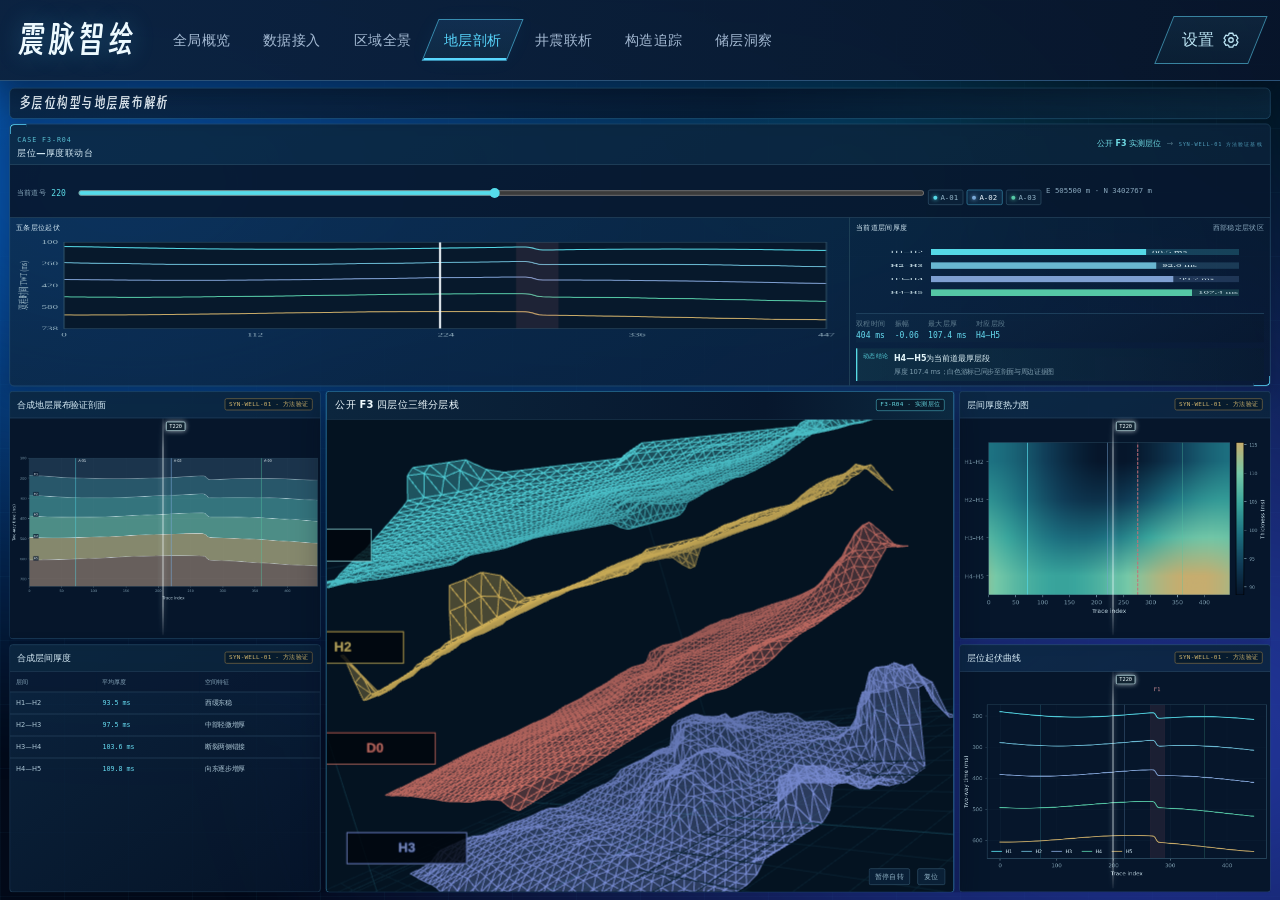
<file: site/quality.html>
<!doctype html>
<html lang="zh-CN">
<head>
  <meta charset="utf-8">
  <meta name="viewport" content="width=device-width, initial-scale=1">
  <meta name="description" content="震脉智绘 · 地层剖析">
  <title>地层剖析 · 震脉智绘</title>
  <link rel="stylesheet" href="styles.css?v=typography-entry-1">
  <link rel="stylesheet" href="page-transitions.css?v=curtain-1">
  <script src="page-transitions.js?v=curtain-1"></script>
  <script src="narrative-single-screen.js?v=1" defer></script>
  <script src="assets/f3-geology-data.js" defer></script>
  <script src="assets/story-analysis-data.js?v=visual-palette-1" defer></script>
  <script type="module" src="story-geology-three.js?v=evidence-chain-2"></script>
  <script src="story-linked-analysis.js?v=evidence-chain-2" defer></script>
  <script src="assets/settings-model.js" defer></script><script src="settings.js" defer></script>
</head>
<body class="narrative-page strata-page">
  <a class="skip-link" href="#main-content">跳到主要内容</a>
  <header class="site-header">
    <a class="brand" href="overview.html">震脉智绘</a>
    <nav aria-label="主要目录">
      <a href="overview.html"><span>全局概览</span></a>
      <a href="input.html"><span>数据接入</span></a>
      <a href="data.html"><span>区域全景</span></a>
      <a href="quality.html" aria-current="page"><span>地层剖析</span></a>
      <a href="alignment.html"><span>井震联析</span></a>
      <a href="inference.html"><span>构造追踪</span></a>
      <a href="results.html"><span>储层洞察</span></a>
    </nav>
  </header>
  <div class="narrative-content-viewport" data-narrative-viewport>
  <div class="narrative-screen-canvas" data-narrative-screen>
  <div class="workspace">
    <main id="main-content" class="story-main" tabindex="-1">
      <header class="story-heading">
        <div><h1>多层位构型与地层展布解析</h1></div>
        <b>地层剖析</b>
      </header>
      <section id="analysis-console" class="analysis-console" data-analysis="strata" aria-label="层位与厚度联动分析台"></section>
      <div class="story-grid story-orbit-grid strata-story-grid">
        <figure class="story-panel story-hero-3d story-chart-6 orbit-main">
          <div class="story-panel-heading"><div><b>01</b><h2>公开 F3 四层位三维分层栈</h2></div><span>H1 · H2 · D0 · H3</span></div>
          <div class="story-interactive-3d"><canvas class="story-geology-canvas" data-scene="strata" tabindex="0" role="img" aria-label="自动旋转、可拖拽缩放的公开 F3 四层分离层面"></canvas><span class="story-3d-hint">自动旋转 · 拖拽接管 · 滚轮缩放</span><button class="story-3d-reset" type="button">复位</button></div>
          
        </figure>
        <figure class="story-panel story-wide-panel story-chart-6 orbit-side orbit-left-top">
          <div class="story-panel-heading"><div><b>02</b><h2>合成地层展布验证剖面</h2></div><span>6 UNITS · 5 HORIZONS</span></div>
          <img class="story-image cover" src="assets/data-stratigraphic-architecture.png?v=visual-palette-1" alt="六套地层、五条层界和三口井的地下展布剖面">
          
        </figure>
        <section class="story-panel story-chart-3 orbit-side orbit-left-bottom">
          <div class="story-panel-heading"><div><b>03</b><h2>合成层间厚度</h2></div><span>MEAN TWT · ms</span></div>
          <table class="story-table"><thead><tr><th>层间</th><th>平均厚度</th><th>空间特征</th></tr></thead><tbody>
            <tr><td>H1—H2</td><td>93.5 ms</td><td>西缓东稳</td></tr>
            <tr><td>H2—H3</td><td>97.5 ms</td><td>中部轻微增厚</td></tr>
            <tr><td>H3—H4</td><td>103.6 ms</td><td>断裂两侧错接</td></tr>
            <tr><td>H4—H5</td><td>109.8 ms</td><td>向东逐步增厚</td></tr>
          </tbody></table>
        </section>
        <figure class="story-panel story-chart-3 story-compact-chart orbit-side orbit-right-top">
          <div class="story-panel-heading"><div><b>04</b><h2>层间厚度热力图</h2></div><span>THICKNESS HEATMAP</span></div>
          <img class="story-image contain" src="assets/data-thickness-heatmap.png?v=visual-palette-1" alt="四个层间单元沿测线变化的厚度热力图">
          
        </figure>
        <figure class="story-panel story-chart-3 story-compact-chart orbit-side orbit-right-bottom">
          <div class="story-panel-heading"><div><b>05</b><h2>层位起伏曲线</h2></div><span>5 HORIZONS</span></div>
          <img class="story-image contain" src="assets/data-horizon-profiles.png?v=visual-palette-1" alt="五条地层界面的横向时间起伏曲线">
          
        </figure>
      </div>
    </main>
  </div>
  </div>
  </div>
</body>
</html>
</file>
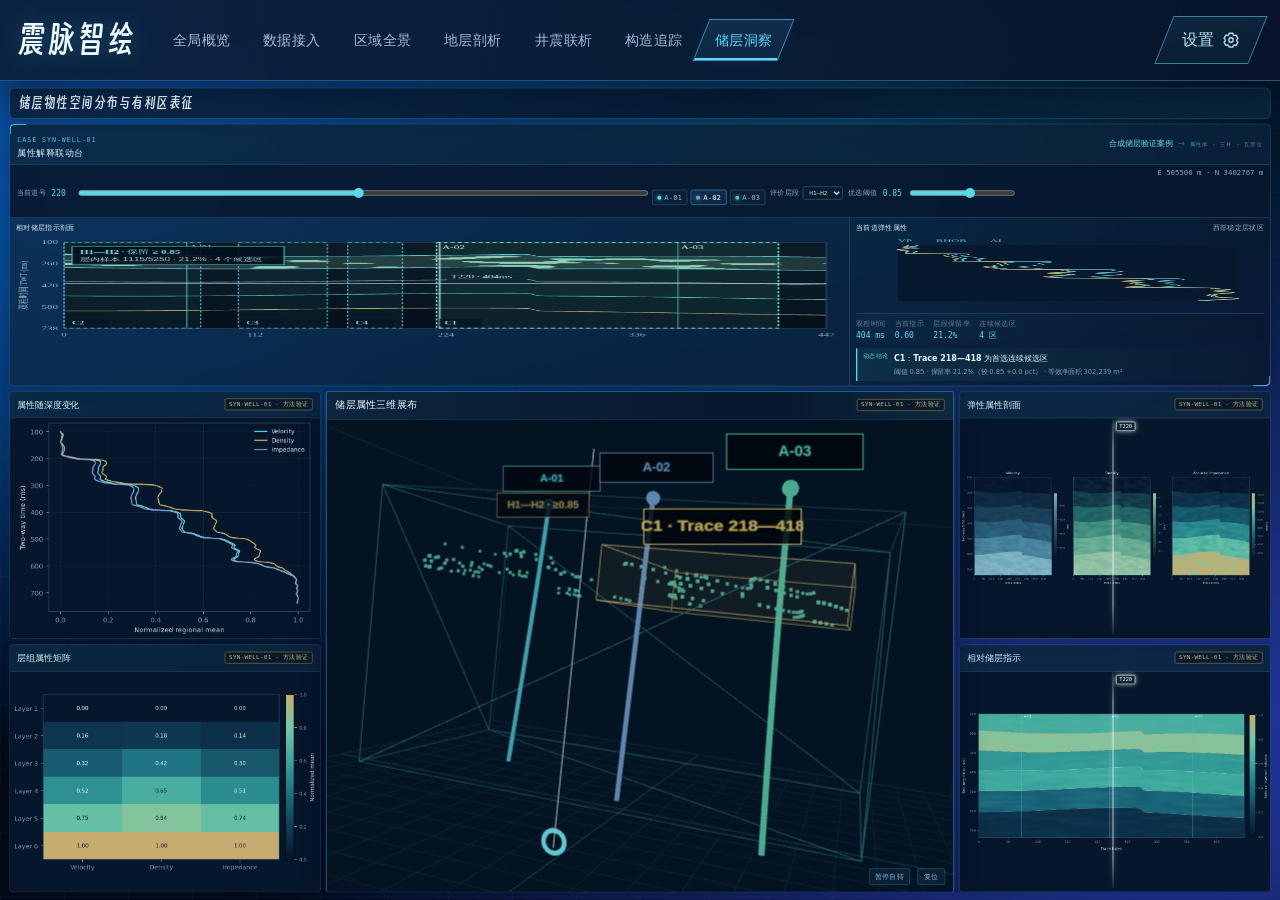
<file: site/results.html>
<!doctype html>
<html lang="zh-CN">
<head>
  <meta charset="utf-8"><meta name="viewport" content="width=device-width, initial-scale=1">
  <meta name="description" content="震脉智绘 · 储层洞察"><title>储层洞察 · 震脉智绘</title>
  <link rel="stylesheet" href="styles.css?v=typography-entry-1"><link rel="stylesheet" href="page-transitions.css?v=curtain-1">
  <script src="page-transitions.js?v=curtain-1"></script><script src="narrative-single-screen.js?v=1" defer></script><script src="assets/story-analysis-data.js?v=visual-palette-1" defer></script><script type="module" src="story-geology-three.js?v=evidence-chain-2"></script><script src="story-linked-analysis.js?v=evidence-chain-2" defer></script><script src="assets/settings-model.js" defer></script><script src="settings.js" defer></script>
</head>
<body class="narrative-page reservoir-page">
  <a class="skip-link" href="#main-content">跳到主要内容</a>
  <header class="site-header"><a class="brand" href="overview.html">震脉智绘</a><nav aria-label="主要目录">
    <a href="overview.html"><span>全局概览</span></a><a href="input.html"><span>数据接入</span></a><a href="data.html"><span>区域全景</span></a><a href="quality.html"><span>地层剖析</span></a><a href="alignment.html"><span>井震联析</span></a><a href="inference.html"><span>构造追踪</span></a><a href="results.html" aria-current="page"><span>储层洞察</span></a>
  </nav></header>
  <div class="narrative-content-viewport" data-narrative-viewport><div class="narrative-screen-canvas" data-narrative-screen><div class="workspace"><main id="main-content" class="story-main" tabindex="-1">
    <header class="story-heading"><div><h1>储层物性空间分布与有利区表征</h1></div><b>储层洞察</b></header>
    <section id="analysis-console" class="analysis-console" data-analysis="reservoir" aria-label="储层属性联动分析台"></section>
    <div class="story-grid story-orbit-grid reservoir-story-grid">
      <figure class="story-panel story-hero-3d story-chart-6 orbit-main"><div class="story-panel-heading"><div><b>01</b><h2>储层属性三维展布</h2></div><span>FACIES · ELASTICITY · WELLS</span></div><div class="story-interactive-3d"><canvas class="story-geology-canvas" data-scene="reservoir" tabindex="0" role="img" aria-label="自动旋转、可拖拽缩放的储层属性点云与井位"></canvas><span class="story-3d-hint">自动旋转 · 拖拽接管 · 滚轮缩放</span><button class="story-3d-reset" type="button">复位</button></div></figure>
      <figure class="story-panel story-chart-3 story-compact-chart orbit-side orbit-left-top"><div class="story-panel-heading"><div><b>02</b><h2>属性随深度变化</h2></div><span>DEPTH PROFILE</span></div><img class="story-image contain" src="assets/data-property-depth-profile.png?v=visual-palette-1" alt="速度、密度与阻抗随双程时间变化的归一化曲线"></figure>
      <figure class="story-panel story-wide-panel story-chart-6 orbit-side orbit-right-top"><div class="story-panel-heading"><div><b>03</b><h2>弹性属性剖面</h2></div><span>VELOCITY · DENSITY · IMPEDANCE</span></div><img class="story-image contain" src="assets/data-elastic-properties.png?v=visual-palette-1" alt="速度、密度与声波阻抗三联剖面"></figure>
      <figure class="story-panel story-chart-3 story-compact-chart orbit-side orbit-left-bottom"><div class="story-panel-heading"><div><b>04</b><h2>层组属性矩阵</h2></div><span>FACIES MATRIX</span></div><img class="story-image contain" src="assets/data-facies-property-matrix.png?v=visual-palette-1" alt="六套地层速度密度和阻抗的归一化矩阵"></figure>
      <figure class="story-panel story-reservoir-panel story-chart-6 orbit-side orbit-right-bottom"><div class="story-panel-heading"><div><b>05</b><h2>相对储层指示</h2></div><span>FACIES + ELASTICITY</span></div><img class="story-image cover" src="assets/data-reservoir-indicator.png?v=visual-palette-1" alt="综合地层类别和弹性属性得到的相对储层指示剖面"></figure>
    </div>
  </main></div></div></div>
</body>
</html>
</file>
<file: site/login.css>
@font-face {
  font-family: "Zhenmai Display";
  src: url("assets/fonts/SmileySans-Oblique.woff2") format("woff2");
  font-display: swap;
  font-style: normal;
  font-weight: 400;
}
:root {
  color-scheme: dark;
  font-family: "HarmonyOS Sans SC", "MiSans", "Source Han Sans SC", "Noto Sans CJK SC", "Microsoft YaHei UI", "Microsoft YaHei", system-ui, sans-serif;
  --font-display: "Zhenmai Display", "HarmonyOS Sans SC", "Microsoft YaHei UI", sans-serif;
  --font-mono: "Cascadia Code", "JetBrains Mono", Consolas, monospace;
  --bg: #020918;
  --surface: #07172d;
  --line: #2b5278;
  --accent: #59d8ff;
  --mint: #55e0b4;
  --text: #e8f2ff;
  --muted: #91abc5;
}
* { box-sizing: border-box; }
html, body { min-height: 100%; }
body { margin: 0; min-height: 100vh; color: var(--text); background: var(--bg); overflow-x: hidden; font-synthesis: none; text-rendering: optimizeLegibility; -webkit-font-smoothing: antialiased; font-feature-settings: "kern" 1, "liga" 1, "tnum" 1; }
body::before { content: ""; position: fixed; inset: 0; z-index: -3; pointer-events: none; background: radial-gradient(ellipse at 18% 22%, #075ab9aa, transparent 48%), radial-gradient(ellipse at 86% 78%, #263baea0, transparent 52%), radial-gradient(ellipse at 66% 28%, #07688766, transparent 42%); animation: aura-drift 10s ease-in-out infinite alternate; }
body::after { content: ""; position: fixed; inset: 0; z-index: 1; pointer-events: none; background: linear-gradient(90deg, transparent 0 61%, #02091866 77%, #020918d9 100%), linear-gradient(180deg, #02081708, #02081762); }
#login-motion { position: fixed; inset: 0; z-index: 0; width: 100%; height: 100%; opacity: .2; }
.login-art { position: fixed; z-index: 0; inset: -3vh -3vw; pointer-events: none; opacity: .73; filter: saturate(.86) contrast(1.07) brightness(.86); transform-origin: 42% 56%; animation: geology-float 16s ease-in-out infinite alternate; }
.login-art img { display: block; width: 100%; height: 100%; object-fit: cover; object-position: center; }
.art-scan { position: absolute; top: 5%; bottom: 0; left: -8%; width: 12%; transform: skewX(-12deg); background: linear-gradient(90deg, transparent, #7de9ff08, #8effe12e, #7de9ff0b, transparent); filter: blur(1px); animation: geology-light 8s ease-in-out infinite; }
.ambient-grid { position: fixed; inset: 0; z-index: 1; pointer-events: none; opacity: .42; background-image: linear-gradient(#59d8ff0a 1px, transparent 1px), linear-gradient(90deg, #59d8ff0a 1px, transparent 1px); background-size: 64px 64px; mask-image: linear-gradient(90deg, #000, #0008 67%, transparent 96%); }
.scan-beam { position: fixed; z-index: 1; top: -15vh; left: 0; width: 66vw; height: 18vh; pointer-events: none; border-bottom: 1px solid #63e6ff66; background: linear-gradient(180deg, transparent, #49cfff03 45%, #49cfff18); filter: drop-shadow(0 7px 18px #2ad4ff2e); animation: scan-depth 9s linear infinite; }
.login-layout { position: relative; z-index: 2; display: grid; grid-template-columns: minmax(0, 1.35fr) minmax(360px, 480px); align-items: center; gap: clamp(48px, 8vw, 144px); width: min(1440px, 100%); min-width: 0; min-height: 100dvh; margin: auto; padding: clamp(36px, 5vw, 76px); }
.login-intro { align-self: stretch; display: flex; flex-direction: column; justify-content: center; min-width: 0; padding-top: 1vh; }
.brand-lockup { position: absolute; top: clamp(30px, 4.4vw, 68px); left: clamp(36px, 5vw, 76px); display: flex; align-items: center; gap: 13px; color: #edfaff; font-family: var(--font-display); font-size: 28px; font-weight: 400; letter-spacing: .12em; }
.brand-mark { display: flex; align-items: end; gap: 3px; width: 29px; height: 25px; padding: 3px 4px; border: 1px solid #55cde899; transform: skewX(-9deg); box-shadow: inset 0 0 12px #55d8ff19, 0 0 18px #55d8ff16; }
.brand-mark i { display: block; width: 4px; height: 42%; background: var(--accent); box-shadow: 0 0 8px #59d8ff88; animation: mark-wave 1.6s ease-in-out infinite alternate; }
.brand-mark i:nth-child(2) { height: 88%; animation-delay: -.55s; }
.brand-mark i:nth-child(3) { height: 61%; animation-delay: -1.05s; }
.eyebrow { display: flex; align-items: center; gap: 12px; margin: 0 0 22px; color: #80bfd6; font: 12px/1.4 var(--font-mono); letter-spacing: .18em; }
.eyebrow span { width: 42px; height: 1px; background: var(--accent); box-shadow: 0 0 12px #59d8ff; }
h1 { margin: 0; max-width: 780px; color: #eef8ff; font-family: var(--font-display); font-size: clamp(40px, 4.6vw, 72px); font-weight: 400; line-height: 1.18; letter-spacing: .015em; text-shadow: 0 8px 34px #000b; }
h1 em { color: #8de9f5; font-style: normal; background: linear-gradient(90deg, #e8fbff, #65dcf0 54%, #65e0ba); background-clip: text; -webkit-background-clip: text; -webkit-text-fill-color: transparent; }
.intro-copy { margin: 25px 0 0; color: #a8c2d8; font-size: clamp(15px, 1.35vw, 19px); letter-spacing: .08em; }
.feature-list { display: flex; flex-wrap: wrap; gap: 12px; margin: 44px 0 0; padding: 0; list-style: none; }
.feature-list li { display: flex; align-items: center; gap: 11px; padding: 9px 15px 9px 9px; border: 1px solid #2c536d9c; background: #06182a94; backdrop-filter: blur(8px); color: #b9d0e2; font-size: 12px; letter-spacing: .08em; }
.feature-list b { display: grid; place-items: center; width: 27px; height: 24px; color: #70d8e7; background: #123b50; font: 10px/1 var(--font-mono); }
.depth-readout { position: absolute; left: clamp(36px, 5vw, 76px); bottom: clamp(26px, 3.8vw, 58px); display: flex; gap: 25px; color: #5e87a4; font: 10px/1.4 var(--font-mono); letter-spacing: .1em; }
.depth-readout span::before { content: "+"; margin-right: 6px; color: #4ecfb9; }
.login-panel { position: relative; width: 100%; min-width: 0; padding: clamp(32px, 3.2vw, 46px); overflow: hidden; border: 1px solid #4777968c; border-radius: 2px; background: linear-gradient(145deg, #0b2038d9, #061429e8); box-shadow: inset 0 1px 0 #bcefff12, 0 30px 90px #00091db5; backdrop-filter: blur(18px) saturate(132%); }
.login-panel::before { content: ""; position: absolute; inset: 0; pointer-events: none; background: linear-gradient(120deg, #bdefff0b, transparent 36%), repeating-linear-gradient(90deg, transparent 0 54px, #59d8ff05 55px); }
.login-panel::after { content: ""; position: absolute; top: 0; left: 0; width: 84px; height: 2px; background: var(--accent); box-shadow: 0 0 17px #59d8ff; }
.panel-status { position: relative; display: flex; justify-content: flex-end; align-items: center; gap: 8px; color: #78a8bb; font: 9px/1.4 var(--font-mono); letter-spacing: .11em; }
.panel-status span { width: 7px; height: 7px; border-radius: 50%; background: var(--mint); box-shadow: 0 0 10px #55e0b4; animation: status-pulse 1.8s ease-out infinite; }
.panel-heading { position: relative; margin: 45px 0 32px; }
.panel-heading p { margin: 0 0 9px; color: #58cbe7; font: 11px/1.4 var(--font-mono); letter-spacing: .22em; }
.panel-heading h2 { margin: 0; color: #eff9ff; font-family: var(--font-display); font-size: 34px; font-weight: 400; letter-spacing: .08em; }
.panel-heading > span { display: block; margin-top: 10px; color: #809bb3; font-size: 13px; }
.login-form { position: relative; display: grid; gap: 20px; width: 100%; }
.login-field { position: relative; width: 100%; }
.login-field label { display: block; margin: 0 0 8px; color: #a9c3d8; font-size: 12px; letter-spacing: .12em; }
.login-field input, #login-button { display: block; width: 100%; height: 56px; border-radius: 2px; font: inherit; }
.login-field input { padding: 0 52px 0 17px; color: #fff; border: 1px solid #365c7999; outline: none; background: #041329b8; box-shadow: inset 0 0 20px #00132730; transition: border-color .2s, box-shadow .2s, background .2s; }
.login-field input::placeholder { color: #67849c; }
.login-field input:hover { border-color: #487997; }
.login-field input:focus { border-color: #62cde7; background: #071a32d9; box-shadow: 0 0 0 3px #3c9fe81c, inset 0 0 22px #0d547431; }
.login-field input[aria-invalid="true"] { border-color: #f39c9c; }
.field-icon { position: absolute; right: 17px; bottom: 17px; width: 21px; height: 21px; fill: none; stroke: #7ea8be; stroke-width: 1.6; stroke-linecap: round; stroke-linejoin: round; pointer-events: none; }
#login-button { position: relative; display: flex; align-items: center; justify-content: space-between; margin-top: 8px; padding: 0 20px 0 23px; overflow: hidden; border: 1px solid #4abfd2; background: linear-gradient(90deg, #175c88, #146c69); color: #efffff; font-size: 15px; font-weight: 600; letter-spacing: .14em; box-shadow: 0 10px 30px #001d384f; cursor: pointer; transition: transform .2s, border-color .2s, box-shadow .2s; }
#login-button::before { content: ""; position: absolute; inset: 0 auto 0 -35%; width: 25%; transform: skewX(-20deg); background: linear-gradient(90deg, transparent, #fff3, transparent); transition: left .5s ease; }
#login-button:hover { transform: translateY(-1px); border-color: #7ae7ed; box-shadow: 0 13px 34px #001d387d, 0 0 21px #38d3d21a; }
#login-button:hover::before { left: 120%; }
#login-button b { font-size: 20px; font-weight: 400; }
#login-button:focus-visible { outline: 3px solid #b7e1ff; outline-offset: 4px; }
#login-button:disabled { cursor: wait; opacity: .72; transform: none; }
.login-status { min-height: 21px; margin: -6px 0 0; color: #ffb3ad; font-size: 12px; line-height: 1.6; }
.demo-credential { position: relative; display: flex; width: 100%; align-items: center; justify-content: space-between; gap: 12px; margin: 14px 0 0; padding: 9px 11px; border: 1px solid #31536d80; border-radius: 2px; background: #06172a8c; color: #7896ae; font: inherit; font-size: 11px; line-height: 1.4; cursor: pointer; transition: border-color .18s, color .18s, background .18s; }
.demo-credential b { color: #8edfdc; font-family: var(--font-mono); font-weight: 500; letter-spacing: .04em; }
.demo-credential:hover { border-color: #4b849f; color: #aac8da; background: #0a2035b3; }
.demo-credential:focus-visible { outline: 2px solid var(--accent); outline-offset: 3px; }
.panel-footnote { position: relative; margin: 14px 0 0; padding-top: 15px; border-top: 1px solid #244259; color: #57758e; font: 10px/1.5 var(--font-mono); letter-spacing: .08em; }
.panel-footnote span { color: #7dbdc9; }
@keyframes aura-drift { to { transform: scale(1.08) translate3d(1.5%, -1%, 0); filter: hue-rotate(8deg); } }
@keyframes scan-depth { from { transform: translateY(-12vh); } to { transform: translateY(126vh); } }
@keyframes geology-float { from { transform: translate3d(-1.4%, .7%, 0) scale(1.015); } to { transform: translate3d(1.2%, -.6%, 0) scale(1.045); } }
@keyframes geology-light { 0%, 12% { left: -12%; opacity: 0; } 30% { opacity: 1; } 70% { opacity: .65; } 88%, 100% { left: 100%; opacity: 0; } }
@keyframes mark-wave { to { height: 100%; background: var(--mint); } }
@keyframes status-pulse { 70% { box-shadow: 0 0 0 8px #55e0b400; } 100% { box-shadow: 0 0 0 0 #55e0b400; } }
@media (max-width: 920px) {
  body::after { background: linear-gradient(180deg, #0209181a, #020918c9 80%); }
  .login-layout { grid-template-columns: minmax(0, 1fr); gap: 42px; padding-top: 120px; padding-bottom: 90px; }
  .login-intro { align-self: auto; }
  h1 { font-size: clamp(36px, 8vw, 60px); }
  .login-panel { width: 100%; max-width: 520px; }
  .depth-readout { display: none; }
  .scan-beam { width: 100vw; }
  .login-art { inset: -2vh -40vw; opacity: .34; }
  .login-art img { object-position: 31% center; }
}
@media (max-width: 560px) {
  .login-layout { padding: 102px 20px 56px; }
  .brand-lockup { left: 20px; top: 30px; font-size: 21px; }
  .eyebrow { font-size: 10px; letter-spacing: .12em; }
  h1 { font-size: 34px; }
  .intro-copy { font-size: 14px; line-height: 1.8; }
  .feature-list { margin-top: 28px; gap: 7px; }
  .feature-list li { padding-right: 10px; }
  .login-panel { padding: 28px 22px; }
  .panel-heading { margin: 34px 0 27px; }
}
@media (max-height: 680px) and (min-width: 921px) {
  .login-layout { padding-top: 30px; padding-bottom: 30px; }
  .brand-lockup { top: 24px; }
  .depth-readout { bottom: 18px; }
  .feature-list { margin-top: 26px; }
  .panel-heading { margin: 24px 0 20px; }
  .login-panel { padding-top: 24px; padding-bottom: 24px; }
}
@media (prefers-reduced-motion: reduce) {
  *, *::before, *::after { animation-duration: .001ms !important; animation-iteration-count: 1 !important; scroll-behavior: auto !important; }
  input, #login-button { transition: none; }
}
</file>
<file: site/page-transitions.css>
@view-transition { navigation: none; }

/* 双幕式路由转场：旧页面先合拢，新页面加载完成后再展开。 */
html.page-entering::before,
html.page-entering::after,
html.page-leaving::before,
html.page-leaving::after {
  content: "";
  position: fixed;
  top: 0;
  bottom: 0;
  width: calc(50vw + 2px);
  z-index: 2147483647;
  pointer-events: none;
  contain: strict;
  will-change: transform;
  backface-visibility: hidden;
}

html.page-entering::before,
html.page-leaving::before {
  left: 0;
  background:
    radial-gradient(circle at 34% 44%, rgba(16, 109, 175, .30), transparent 52%),
    linear-gradient(90deg, #020817 0%, #06162a 62%, #0a2942 100%);
  box-shadow: 10px 0 28px rgba(54, 214, 255, .12);
}

html.page-entering::after,
html.page-leaving::after {
  right: 0;
  background:
    radial-gradient(circle at 66% 56%, rgba(16, 109, 175, .30), transparent 52%),
    linear-gradient(270deg, #020817 0%, #06162a 62%, #0a2942 100%);
  box-shadow: -10px 0 28px rgba(54, 214, 255, .12);
}

/* 新文档出现时幕布保持闭合，等 load 后再打开。 */
html.page-entering::before,
html.page-entering::after {
  transform: translate3d(0, 0, 0);
}

/* 旧页面：两侧向中间合拢。 */
html.page-leaving::before {
  animation: curtain-close-left 180ms cubic-bezier(.62, 0, .82, .38) both;
}

html.page-leaving::after {
  animation: curtain-close-right 180ms cubic-bezier(.62, 0, .82, .38) both;
}

/* 新页面：从中线向两侧展开。 */
html.page-entering.page-ready::before {
  animation: curtain-open-left 240ms cubic-bezier(.16, .78, .22, 1) both;
}

html.page-entering.page-ready::after {
  animation: curtain-open-right 240ms cubic-bezier(.16, .78, .22, 1) both;
}

@keyframes curtain-close-left {
  from { transform: translate3d(-101%, 0, 0); }
  to { transform: translate3d(0, 0, 0); }
}

@keyframes curtain-close-right {
  from { transform: translate3d(101%, 0, 0); }
  to { transform: translate3d(0, 0, 0); }
}

@keyframes curtain-open-left {
  from { transform: translate3d(0, 0, 0); }
  to { transform: translate3d(-101%, 0, 0); }
}

@keyframes curtain-open-right {
  from { transform: translate3d(0, 0, 0); }
  to { transform: translate3d(101%, 0, 0); }
}

@media (prefers-reduced-motion: reduce) {
  html.page-entering::before,
  html.page-entering::after,
  html.page-leaving::before,
  html.page-leaving::after {
    display: none;
    animation: none;
  }
}
</file>
<file: site/styles.css>
/* 任务2：深蓝科技风。四页共享主题，大屏动画为装饰效果。 */
@font-face {
  font-family: "Zhenmai Display";
  src: url("assets/fonts/SmileySans-Oblique.woff2") format("woff2");
  font-display: swap;
  font-style: normal;
  font-weight: 400;
}
:root {
  color-scheme: dark;
  --font-sans: "HarmonyOS Sans SC", "MiSans", "Source Han Sans SC", "Noto Sans CJK SC", "Microsoft YaHei UI", "Microsoft YaHei", system-ui, sans-serif;
  --font-display: "Zhenmai Display", "HarmonyOS Sans SC", "Microsoft YaHei UI", sans-serif;
  --font-mono: "Cascadia Code", "JetBrains Mono", "SFMono-Regular", Consolas, monospace;
  --bg: #050e21;
  --surface: #0b1d36;
  --surface-deep: #08172d;
  --line: #2b5278;
  --accent: #59d8ff;
  --text: #e8f2ff;
  --muted: #a4bad3;
}
* { box-sizing: border-box; }
body { margin: 0; min-height: 100vh; color: var(--text); font: 16px/1.6 var(--font-sans); font-synthesis: none; text-rendering: optimizeLegibility; -webkit-font-smoothing: antialiased; font-feature-settings: "kern" 1, "liga" 1, "tnum" 1; background: radial-gradient(ellipse at 10% 8%, #12375688, transparent 42%), radial-gradient(ellipse at 95% 70%, #142e6080, transparent 42%), var(--bg); background-attachment: fixed; }
body::before { content: ""; position: fixed; inset: 0; pointer-events: none; background-image: linear-gradient(#59d8ff09 1px, transparent 1px), linear-gradient(90deg, #59d8ff09 1px, transparent 1px); background-size: 64px 64px; }
body > header, body > .workspace { position: relative; }
a { color: var(--accent); }
a:focus-visible, button:focus-visible, input:focus-visible, select:focus-visible { outline: 2px solid var(--accent); outline-offset: 4px; }
.skip-link { position: absolute; left: 16px; top: -100px; z-index: 10; padding: 10px 16px; border: 1px solid var(--accent); background: var(--surface-deep); }
.skip-link:focus { top: 8px; }
.site-header { display: flex; align-items: center; flex-wrap: wrap; gap: 40px; padding: 16px 18px; background: linear-gradient(100deg, #0c213cee, #08152bee); border-bottom: 1px solid var(--line); box-shadow: 0 8px 32px #02071380; }
.brand { flex-shrink: 0; color: #edfaff; font-family: var(--font-display); font-size: 34px; line-height: 1.15; font-weight: 400; letter-spacing: .08em; text-decoration: none; text-shadow: 0 0 24px #59d8ff40; }
.site-header nav { display: flex; flex-wrap: wrap; align-items: center; gap: 10px; }
nav a { display: block; transform: skewX(-22deg); padding: 10px 18px; border: 1px solid transparent; border-radius: 0; color: var(--muted); font-size: 16px; font-weight: 520; letter-spacing: .025em; text-decoration: none; white-space: nowrap; transition: background .2s, color .2s, border-color .2s; }
nav a > span { display: block; transform: skewX(22deg); }
nav a:hover { color: var(--text); border-color: var(--line); background: #16385788; }
nav a[aria-current="page"] { color: var(--accent); border-color: #388db0; background: linear-gradient(180deg, #1b477166, #12334c88); box-shadow: inset 0 -2px 0 var(--accent), 0 0 20px #59d8ff0a; font-weight: 700; }
.site-header nav { flex: 1; }
.settings-nav-button { flex-shrink: 0; margin: 0 4px 0 auto; padding: 10px 17px; transform: skewX(-22deg); border: 1px solid #3883a0; border-radius: 0; background: linear-gradient(180deg,#173b5566,#0c263b88); color: #bce6f5; cursor: pointer; font-size: 16px; line-height: 1.6; }
.settings-nav-button > span { display: flex; align-items: center; gap: 8px; transform: skewX(22deg); }
.settings-nav-button svg { width: 18px; height: 18px; }
.settings-nav-button:hover { border-color: #63d6e9; color: #e3faff; background: #1b455b; }
.settings-dialog { width: min(560px,calc(100vw - 32px)); padding: 22px 24px 18px; color: #d7e6ef; border: 1px solid #36566c; border-radius: 12px; background: linear-gradient(145deg,#10263a,#081827); box-shadow: 0 24px 85px #000b; }
.settings-dialog::backdrop { background: #020911c9; backdrop-filter: blur(4px); }
.settings-heading { display: flex; align-items: center; gap: 12px; padding-bottom: 9px; }
.settings-heading h2 { margin: 0; color: #dcecf5; font-size: 17px; font-weight: 500; }
.settings-status { display: inline-flex; align-items: center; gap: 6px; margin-left: auto; font-size: 11px; color: #a9becb; }
.settings-status i { width: 7px; height: 7px; border-radius: 50%; background: #e6c365; box-shadow: 0 0 7px #e6c335; }
.settings-status[data-state="connected"] i { background: #64d5a9; box-shadow: 0 0 7px #64d5a935; }
.settings-status[data-state="disconnected"] i { background: #ed777f; box-shadow: 0 0 7px #ed777f35; }
.settings-refresh { display: grid; place-items: center; width: 28px; height: 28px; margin: 0; padding: 4px; border: 1px solid #34566d; border-radius: 5px; color: #9dc9d4; background: #0a2132; cursor: pointer; }
.settings-refresh:disabled { opacity: .6; }
.settings-refresh-icon { width: 18px; height: 18px; transform-origin: center; }
.settings-rows { display: block; margin: 0; }
.settings-rows > div { display: flex; align-items: center; justify-content: space-between; gap: 18px; min-width: 0; padding: 16px 0; border-bottom: 1px dashed #6b87932a; }
.settings-rows > div:last-child { border-bottom: 0; }
.settings-rows dt { flex: none; color: #8fa6b6; font-size: 13px; font-weight: 400; }
.settings-rows dd { margin: 0; color: #6cddde; font-size: 13px; line-height: 1.55; font-family: var(--font-mono); text-align: right; overflow-wrap: anywhere; }
.settings-rows .settings-parameters dt { color: #bdced9; font-size: 16px; font-weight: 700; }
.settings-rows .settings-parameters dd { color: #8ce8e4; font-size: 13px; font-weight: 600; }
.settings-footer { display: flex; justify-content: flex-end; margin-top: 14px; }
.settings-footer button { margin: 0; padding: 6px 18px; border: 1px solid #49778a; border-radius: 5px; background: #123145; color: #b5e1e4; font-size: 13px; cursor: pointer; }
@media (max-width:600px) { .settings-dialog { padding: 18px; } .settings-rows > div { gap: 12px; } .settings-rows dd { font-size: 11px; } .settings-nav-button { padding: 10px 13px; } }
.workspace { max-width: 1440px; min-height: 75vh; margin: 0 auto; }
main { min-width: 0; width: 100%; padding: 32px 24px; }
.page-heading { margin: 8px auto 30px; text-align: center; }
.page-heading h1 { letter-spacing: 4px; }
.page-heading p { margin: 10px 0 0; color: var(--muted); }
.page-heading::after { content: ""; display: block; width: 80px; height: 2px; margin: 18px auto 0; background: linear-gradient(90deg, transparent, var(--accent), transparent); }
section { position: relative; margin-bottom: 24px; padding: 28px; border: 1px solid var(--line); border-radius: 8px; background: linear-gradient(145deg, #0e2742ee, #08182eee); box-shadow: inset 0 1px 0 #9bdcff0a, 0 12px 32px #00091740; }
section::before, section::after { content: ""; position: absolute; width: 24px; height: 14px; pointer-events: none; }
section::before { top: -1px; left: -1px; border-top: 2px solid var(--accent); border-left: 2px solid var(--accent); border-radius: 8px 0 0; }
section::after { bottom: -1px; right: -1px; border-bottom: 2px solid var(--accent); border-right: 2px solid var(--accent); border-radius: 0 0 8px; }
section > h2, section > p { text-align: center; }
h1, h2, h3 { line-height: 1.32; text-wrap: balance; }
h1 { margin: 0; font-family: var(--font-display); font-size: 30px; font-weight: 400; letter-spacing: .035em; }
h2 { margin: 0 0 18px; font-size: 22px; font-weight: 680; letter-spacing: .02em; }
h3 { margin: 0 0 16px; font-size: 18px; font-weight: 650; letter-spacing: .015em; }
.grid { display: grid; grid-template-columns: repeat(2, minmax(0, 1fr)); gap: 20px; }
.panel, fieldset, .control-panel { min-width: 0; margin: 0; padding: 20px; border: 1px solid var(--line); border-radius: 6px; background: linear-gradient(145deg, #102d4c66, #07152a99); box-shadow: inset 0 0 22px #10365522; }
.panel h3 { text-align: center; }
figure { margin: 0; }
fieldset { height: 100%; }
legend { padding: 0 10px; color: var(--accent); font-size: 17px; font-weight: 600; }
.placeholder { display: grid; place-items: center; min-height: 220px; padding: 24px; border: 1px solid #284e71; border-radius: 4px; color: var(--muted); text-align: center; background: linear-gradient(#59d8ff06 1px, transparent 1px), linear-gradient(90deg, #59d8ff06 1px, transparent 1px), #06152a; background-size: 32px 32px; }
figcaption, .hint { color: var(--muted); font-size: 14px; }
figcaption { padding-top: 12px; text-align: center; }
label { display: block; margin: 14px 0 8px; color: #c1d3e9; font-size: 14px; }
input, select { width: 100%; max-width: 100%; padding: 12px; border: 1px solid #375c81; border-radius: 5px; color: var(--text); background: #07182d; font: inherit; }
input[type="file"] { border-style: dashed; font-size: 14px; }
input::file-selector-button { margin-right: 12px; padding: 8px 12px; border: 1px solid #3989ac; border-radius: 3px; color: #d7f5ff; background: #143b59; cursor: pointer; }
input[type="checkbox"] { width: auto; margin-right: 8px; accent-color: var(--accent); }
select:disabled, fieldset:disabled { opacity: 1; }
button { display: block; margin: 20px auto 0; padding: 11px 22px; border: 1px solid #397291; border-radius: 5px; color: #bdd1e5; background: linear-gradient(180deg, #193953, #102940); font: inherit; }
button:disabled { cursor: not-allowed; }
#processing-parameters { margin-top: 20px; text-align: center; }
dl { display: grid; grid-template-columns: repeat(3, minmax(0, 1fr)); gap: 14px; }
dd { margin: 8px 0 0; font-size: 20px; }
table { width: 100%; margin-top: 18px; border: 1px solid var(--line); border-collapse: collapse; background: #081a31; }
caption { margin-bottom: 12px; color: var(--muted); font-size: 14px; text-align: center; }
th, td { padding: 14px; border: 1px solid var(--line); text-align: center; }
th { color: #c3e5fa; background: #12314c; font-weight: 500; }
td { color: var(--muted); }
/* 首页保留大图框架和底部监测栏。 */
.home-main { padding-bottom: 24px; }
.visual-screen { padding: 0; border-color: #366786; background: #07172d; overflow: hidden; }
.screen-visual { position: relative; display: grid; place-items: center; min-height: 0; height: auto; aspect-ratio: 16 / 9; overflow: hidden; isolation: isolate; }
.hero-image { display: block; width: 100%; height: 100%; object-fit: contain; }
.runtime-info { margin-bottom: 0; padding: 24px; }
.runtime-grid { grid-template-columns: repeat(5, minmax(0, 1fr)); margin: 20px 0 0; gap: 14px; }
.runtime-grid > div { min-width: 0; padding: 18px 12px; border: 1px solid #2d5477; border-radius: 5px; background: linear-gradient(145deg, #12304d88, #07172d); text-align: center; }
.runtime-grid dt { color: var(--muted); font-size: 14px; }
.runtime-grid dd { color: #b8eeff; font-size: 24px; font-variant-numeric: tabular-nums; overflow-wrap: anywhere; }
/* 首页动态明暗背景与无边框液态玻璃监测卡片。 */
.home-page > header, .home-page > .workspace { z-index: 1; }
.home-page::after { content: ""; position: fixed; inset: -12%; z-index: 0; pointer-events: none; background: radial-gradient(ellipse at 18% 26%, #075ab9ee, transparent 49%), radial-gradient(ellipse at 84% 76%, #263baee0, transparent 51%), radial-gradient(ellipse at 64% 25%, #07688799, transparent 40%); filter: blur(26px); animation: home-aura 8s ease-in-out infinite; }
.home-page .runtime-info { padding: 0; border: 0; border-radius: 0; background: transparent; box-shadow: none; }
.home-page .runtime-info::before, .home-page .runtime-info::after { content: none; }
.home-page .runtime-grid { margin: 0; gap: 18px; }
.home-page .runtime-grid > .glass-card { position: relative; display: flex; flex-direction: column; align-items: center; justify-content: center; min-height: 190px; padding: 22px 14px; overflow: hidden; border: 0; border-radius: 24px; background: rgba(4, 18, 42, .24); backdrop-filter: blur(8px) saturate(135%); -webkit-backdrop-filter: blur(8px) saturate(135%); box-shadow: 0 12px 30px #00091430; }
.glass-card::before { content: ""; position: absolute; inset: 0; pointer-events: none; background: radial-gradient(ellipse at 10% 0, #c5edff1a, transparent 60%), linear-gradient(140deg, #d3f2ff05, transparent 50%); }
.glass-card dt, .glass-card dd { position: relative; }
.home-page .runtime-grid dt { color: #c0d4e9; }
.home-page .runtime-grid dd { margin: 12px 0 0; }
.metric-chart small { display: block; margin-top: 8px; color: var(--muted); font-size: 12px; }
.usage-chart { position: relative; width: 92px; height: 92px; margin: auto; }
.usage-chart svg { display: block; width: 100%; height: 100%; transform: rotate(-90deg); }
.usage-chart circle { fill: none; stroke-width: 9; }
.usage-fill { stroke: #35bd7a; stroke-linecap: butt; }
.data-input-grid { max-width: 1180px; margin: 0 auto; }
.check-data-button:not(:disabled) { color: #d5f5ff; border-color: #459dbd; cursor: pointer; }
.check-data-button:disabled { opacity: .5; }
.file-upload-control { position: relative; display: flex; align-items: center; gap: 12px; padding: 12px; border: 1px dashed #375c81; border-radius: 5px; background: #07182d; }
.upload-file-input { position: absolute; width: 1px; height: 1px; margin: -1px; padding: 0; border: 0; overflow: hidden; clip-path: inset(50%); }
.file-upload-control:focus-within { outline: 2px solid var(--accent); outline-offset: 3px; }
.file-select-button { flex: none; margin: 0; padding: 8px 12px; border: 1px solid #3989ac; border-radius: 3px; color: #d7f5ff; background: #143b59; cursor: pointer; font-size: 14px; }
.file-upload-status { flex: 1; min-width: 0; display: grid; gap: 8px; min-height: 24px; margin: 0; padding: 0; list-style: none; font-size: 14px; }
.file-upload-status li { display: flex; align-items: center; gap: 8px; }
.upload-file-name { flex: 0 1 auto; min-width: 0; overflow: hidden; white-space: nowrap; text-overflow: ellipsis; color: #c9ddec; }
.upload-file-state { min-width: 0; overflow-wrap: anywhere; color: var(--muted); }
.upload-file-state[data-state="ready"] { flex: none; color: #35bd7a; font-size: 20px; font-weight: 700; }
.upload-file-state[data-state="error"] { color: #ff9d9d; }
.data-validation-controls { text-align: center; }
.data-validation-controls .hint { margin: 10px 0 0; }
dialog { width: min(940px, calc(100vw - 32px)); max-height: 85vh; padding: 24px; overflow: auto; border: 1px solid #397ba1; border-radius: 12px; color: var(--text); background: linear-gradient(145deg, #102e4d, #08182e); box-shadow: 0 24px 80px #000916aa; }
dialog::backdrop { background: #02091dcc; backdrop-filter: blur(6px); }
.dialog-heading { display: flex; align-items: center; gap: 16px; }
.dialog-heading h2 { flex: 1; margin: 0; text-align: center; }
#close-data-check { margin: 0; width: 38px; height: 38px; padding: 0; border: 0; background: transparent; color: var(--accent); font-size: 28px; cursor: pointer; }
#data-check-note { margin: 16px 0; text-align: center; }
.table-scroll { overflow: auto; }
.table-scroll table { min-width: 560px; }
.table-scroll td { overflow-wrap: anywhere; }
/* 首页左图右侧监测：说明留白位于图片下方。 */
.home-main { display: grid; grid-template-columns: minmax(0, 1fr) clamp(180px, 18vw, 240px); gap: 20px; align-items: stretch; }
.home-page .visual-screen { display: grid; grid-template-rows: minmax(0, 1fr) clamp(140px, 20dvh, 210px); min-width: 0; min-height: 0; margin: 0; }
.home-page .screen-visual { width: 100%; height: 100%; min-height: 0; aspect-ratio: auto; }
.home-page .hero-image { min-width: 0; min-height: 0; }
.visual-explanation { min-height: 0; padding: 12px 16px; background: transparent; }
.home-page .runtime-info { min-width: 0; min-height: 0; margin: 0; }
.home-page .runtime-grid { display: grid; height: 100%; grid-template-columns: minmax(0, 1fr); grid-template-rows: repeat(4, minmax(0, 1fr)); gap: 10px; }
.home-page .runtime-grid > .glass-card { min-height: 0; padding: 10px 12px; border-radius: 18px; }
.home-page .runtime-grid dd { margin-top: 6px; font-size: 22px; }
.home-page .usage-chart { width: clamp(40px, 8dvh, 68px); height: clamp(40px, 8dvh, 68px); }
.home-page .metric-chart small { margin-top: 4px; font-size: 11px; line-height: 1.3; }
@media (min-width: 900px) and (min-height: 560px) {
  .home-page { display: flex; flex-direction: column; height: 100dvh; }
  .home-page .site-header { flex: none; }
  .home-page .workspace { flex: 1; width: 100%; min-height: 0; }
  .home-page .home-main { height: 100%; min-height: 0; padding: 24px; }
}
@media (min-width: 900px) and (max-height: 740px) {
  .home-page .home-main { padding: 16px 24px; }
  .home-page .runtime-grid > .glass-card { padding: 8px 10px; }
  .home-page .runtime-grid dt { font-size: 12px; }
  .home-page .runtime-grid dd { margin-top: 4px; }
  .home-page .usage-chart { width: clamp(32px, 7dvh, 56px); height: clamp(32px, 7dvh, 56px); }
}
@media (max-width: 899px), (max-height: 559px) {
  .home-page .visual-screen { min-height: 500px; }
  .home-page .runtime-grid { min-height: 500px; }
}
@media (max-width: 540px) {
  .home-page .home-main { grid-template-columns: minmax(0, 1fr) 120px; gap: 10px; padding: 16px 10px; }
  .home-page .runtime-grid > .glass-card { padding: 10px 6px; }
  .home-page .runtime-grid dt { font-size: 12px; }
}
@keyframes home-aura { 0%, 100% { opacity: .38; transform: translate(-12%, -6%) scale(1); } 25% { opacity: .8; transform: translate(6%, -10%) scale(1.1); } 50% { opacity: 1; transform: translate(12%, 6%) scale(1.14); } 75% { opacity: .7; transform: translate(-6%, 10%) scale(1.06); } }
@media (max-width: 760px) {
  .site-header { gap: 16px; padding: 16px 18px; }
  .brand { font-size: 28px; }
  .site-header nav { gap: 6px; }
  nav a { padding: 8px 12px; font-size: 14px; }
  main { padding: 24px 16px; }
  section { padding: 20px 16px; }
  .grid, dl { grid-template-columns: 1fr; }
  h1 { font-size: 24px; }
  .panel, fieldset, .control-panel { padding: 16px; }
  .placeholder { min-height: 190px; }
  .screen-visual { min-height: 0; height: auto; }
  .runtime-info { padding: 20px 16px; }
}
@media (max-width: 480px) {
  .site-header nav { width: 100%; justify-content: center; }
  nav a { padding: 8px 10px; }
}
@media (prefers-reduced-motion: reduce) {
  .home-page::after { animation-duration: 16s; }
  nav a { transition: none; }
}
/* 首页铺宽，并将两张示例图连接到地质结构。 */
.home-page { background-color: #020918; }
.home-page .workspace { max-width: none; width: 100%; }
.home-page .home-main { grid-template-columns: minmax(0, 1fr) clamp(200px, 18vw, 300px); gap: 18px; padding: 12px 16px 16px; }
.home-page .visual-screen { background: rgba(4, 18, 42, .22); backdrop-filter: blur(8px) saturate(120%); -webkit-backdrop-filter: blur(8px) saturate(120%); }
.example-charts { display: grid; grid-template-columns: repeat(2, minmax(0, 1fr)); gap: 18px; }
.example-chart { display: grid; grid-template-rows: auto minmax(0, 1fr); min-width: 0; min-height: 0; padding: 8px 12px; border: 1px solid #284965; border-radius: 5px; background: rgba(4, 18, 42, .1); }
.example-chart figcaption { padding: 0 0 4px; color: #cfe4f2; font-size: 14px; }
.example-chart figcaption span { margin-left: 10px; color: var(--muted); font-size: 11px; }
.example-chart svg { display: block; width: 100%; height: 100%; min-height: 0; }
.example-chart svg text { fill: #a4bad3; font: 14px system-ui, sans-serif; }
.chart-grid { stroke: #25405a; stroke-width: 1; fill: none; }
.chart-axis { stroke: #5c7894; stroke-width: 1; fill: none; }
.chart-signal { fill: none; stroke-width: 2; stroke-linejoin: round; stroke-linecap: round; }
.seismic-signal, .seismic-link { stroke: #75c4d8; }
.well-signal, .well-link { stroke: #a1b2e9; }
.trace-connections { position: absolute; inset: 0; z-index: 3; display: block; width: 100%; height: 100%; overflow: visible; pointer-events: none; }
.trace-path { fill: none; stroke-width: 1.6; stroke-linejoin: round; opacity: .85; }
.home-page .model-name { font-size: clamp(16px, 1.3vw, 21px); white-space: nowrap; }
.model-version { display: block; margin-top: 8px; font-size: 12px; line-height: 1.5; color: #a4bad3; }
.home-page .metric-chart { display: flex; flex-direction: column; align-items: center; gap: 4px; }
.home-page .usage-chart { width: clamp(40px, calc((100dvh - 140px) / 4 - 80px), 100px); height: clamp(40px, calc((100dvh - 140px) / 4 - 80px), 100px); }
.usage-number { display: block; color: #dff4ff; font-size: 22px; line-height: 1.2; text-align: center; }
@media (min-width: 900px) and (max-height: 740px) {
  .home-page .usage-chart { width: clamp(40px, calc((100dvh - 132px) / 4 - 70px), 86px); height: clamp(40px, calc((100dvh - 132px) / 4 - 70px), 86px); }
  .usage-number { font-size: 20px; }
}
@media (min-width: 900px) and (max-height: 740px) {
  .site-header { padding-top: 12px; padding-bottom: 12px; }
  .home-page .visual-explanation { padding: 8px 12px; }
  .example-chart { padding: 6px 10px; }
}
@media (max-width: 540px) {
  .home-page .home-main { grid-template-columns: minmax(0, 1fr) 120px; gap: 10px; padding: 12px 8px; }
  .home-page .visual-screen { min-height: 680px; grid-template-rows: minmax(0, 1fr) 280px; }
  .home-page .runtime-grid { min-height: 680px; }
  .example-charts { grid-template-columns: 1fr; gap: 10px; padding: 8px; }
}

/* Complete outlines keep the unoccupied arc transparent. */
.usage-chart circle.usage-outline { stroke: #1c416d; stroke-width: 1.4; }

/* 大屏左上角的横向分布图与地质结构分别占位。 */
.home-page .screen-visual { grid-template-columns: clamp(260px, 23vw, 340px) minmax(0, 1fr); gap: 14px; padding: 22px; }
.geology-distribution { align-self: start; width: 100%; min-width: 0; }
.geology-distribution h2 { margin: 0 0 22px; color: #d9ebf7; font-size: 18px; letter-spacing: 1px; text-align: left; }
.distribution-rows { display: grid; gap: 22px; margin: 0; padding: 0; list-style: none; }
.distribution-row { display: grid; grid-template-columns: 88px minmax(0, 1fr) 56px; gap: 10px; align-items: center; font-size: 12px; }
.distribution-name { color: #bed4e8; white-space: nowrap; }
.distribution-value { color: #d1eceb; text-align: right; font-variant-numeric: tabular-nums; white-space: nowrap; }
.distribution-track { display: block; height: 12px; }
.distribution-fill { display: block; height: 100%; border-radius: 999px; background: linear-gradient(90deg, #176bc5, #29c7a5); }
@media (max-width: 899px) {
  .home-page .screen-visual { grid-template-columns: minmax(0, 1fr); grid-template-rows: auto minmax(0, 1fr); gap: 14px; padding: 16px; }
  .geology-distribution { max-width: 380px; justify-self: start; }
  .geology-distribution h2 { margin-bottom: 14px; font-size: 16px; }
  .distribution-rows { gap: 12px; }
}
@media (max-width: 540px) {
  .home-page .screen-visual { padding: 12px; gap: 10px; }
  .distribution-row { grid-template-columns: 82px minmax(0, 1fr) 49px; gap: 6px; font-size: 11px; }
  .distribution-track { height: 10px; }
}

/* 首页数据驾驶舱：顶部 KPI、三列运行态面板与底部明细表。 */
.home-page { overflow-y: auto; }
.home-page .workspace { min-height: 0; }
.home-page .home-main {
  display: grid;
  grid-template-columns: minmax(236px, 274px) minmax(540px, 1fr) minmax(252px, 296px);
  grid-template-areas:
    "overview overview overview"
    "left visual runtime"
    "bottom bottom bottom";
  grid-template-rows: auto auto auto;
  gap: 14px;
  height: auto;
  min-height: 100%;
  padding: 14px 16px 22px;
}
.home-page .dashboard-overview { grid-area: overview; margin: 0; padding: 16px 18px; border-color: #285573; background: linear-gradient(100deg, #0b223bd9, #07172dd9 58%, #0c2940c7); }
.dashboard-overview::before, .dashboard-overview::after, .dashboard-bottom::before, .dashboard-bottom::after { content: none; }
.dashboard-title-row { display: flex; align-items: center; justify-content: space-between; gap: 20px; margin-bottom: 14px; }
.dashboard-title-row h1 { margin: 2px 0 0; color: #edf8ff; font-size: 22px; letter-spacing: .08em; }
.dashboard-kicker { margin: 0; color: #56cfe6; font: 9px/1.4 Consolas, monospace; letter-spacing: .2em; text-align: left !important; }
.dashboard-live { display: flex; align-items: center; gap: 9px; color: #8fb0c5; font-size: 11px; white-space: nowrap; }
.dashboard-live i { width: 7px; height: 7px; border-radius: 50%; background: #55e0b4; box-shadow: 0 0 0 4px #55e0b414, 0 0 10px #55e0b4; animation: dashboard-pulse 1.8s ease-out infinite; }
.dashboard-live time { min-width: 70px; padding-left: 8px; border-left: 1px solid #31536b; color: #69d9e5; font: 11px/1.4 Consolas, monospace; }
.overview-kpis { display: grid; grid-template-columns: repeat(6, minmax(0, 1fr)); gap: 8px; margin: 0; }
.overview-kpis > div { position: relative; min-width: 0; padding: 11px 13px; overflow: hidden; border: 1px solid #284d68; border-radius: 4px; background: linear-gradient(145deg, #0e2b48a8, #07172da6); }
.overview-kpis > div::after { content: ""; position: absolute; right: -17px; bottom: -23px; width: 62px; height: 62px; border: 1px solid #4f9ab81c; border-radius: 50%; }
.overview-kpis dt { color: #89a8bd; font-size: 10px; letter-spacing: .08em; }
.overview-kpis dd { margin: 2px 0 1px; color: #e4f6ff; font: 600 21px/1.2 Consolas, monospace; white-space: nowrap; }
.overview-kpis dd small { margin-left: 3px; color: #91b3c7; font-size: 10px; }
.overview-kpis > div > small { display: block; overflow: hidden; color: #5f8199; font-size: 9px; white-space: nowrap; text-overflow: ellipsis; }
.overview-kpis .kpi-good { color: #67e0b6; }
.overview-kpis .kpi-accent { color: #66dbf0; }

.dashboard-rail { display: flex; flex-direction: column; gap: 12px; min-width: 0; }
.dashboard-left { grid-area: left; }
.dashboard-right { grid-area: right; }
.dashboard-card { min-width: 0; overflow: hidden; border: 1px solid #284d69; border-radius: 6px; background: linear-gradient(145deg, #0b2239db, #06162bd9); box-shadow: inset 0 1px 0 #8cdfff0b, 0 10px 28px #000b1836; }
.dashboard-card > header { display: flex; align-items: center; justify-content: space-between; gap: 10px; min-height: 43px; padding: 10px 12px; border-bottom: 1px solid #274760; background: #0c263e8f; }
.dashboard-card > header > div { display: flex; align-items: center; min-width: 0; gap: 8px; }
.dashboard-card > header span { color: #4f9bb8; font: 9px/1 Consolas, monospace; }
.dashboard-card > header h2 { margin: 0; overflow: hidden; color: #d8edf7; font-size: 13px; font-weight: 600; letter-spacing: .05em; white-space: nowrap; text-overflow: ellipsis; }
.dashboard-card > header em { flex: none; color: #5d899f; font: normal 8px/1 Consolas, monospace; letter-spacing: .08em; }
.compact-table-wrap { overflow-x: auto; }
.compact-table { width: 100%; margin: 0; border: 0; background: transparent; font-size: 10px; }
.compact-table th, .compact-table td { padding: 8px 7px; border: 0; border-bottom: 1px solid #233f563d; text-align: left; white-space: nowrap; }
.compact-table th { color: #6d91a8; background: #07192b94; font-size: 9px; font-weight: 500; }
.compact-table td { color: #a9c1d1; }
.compact-table tbody tr:last-child td { border-bottom: 0; }
.compact-table td:last-child, .compact-table th:last-child { text-align: right; }
.status-ok { color: #62d9ae; font-weight: 500; }
.asset-card { flex: 1 1 auto; }
.well-card, .quality-card { flex: 0 0 auto; }
.well-stat-list { display: grid; gap: 5px; padding: 11px 12px 7px; }
.well-stat-list > div { display: grid; grid-template-columns: 7px 44px 1fr auto; gap: 8px; align-items: center; min-width: 0; padding: 5px 0; font-size: 10px; }
.well-stat-list i { width: 6px; height: 18px; border-radius: 3px; background: var(--well); box-shadow: 0 0 8px var(--well); }
.well-stat-list strong { color: #d7e9f2; }
.well-stat-list span { overflow: hidden; color: #718fa4; white-space: nowrap; text-overflow: ellipsis; }
.well-stat-list b { color: #89cbd5; font: 10px/1 Consolas, monospace; }
.mini-axis { position: relative; height: 18px; margin: 0 12px 12px; border-top: 1px solid #365d77; background: linear-gradient(90deg, #59d8ff0b 1px, transparent 1px) 0 0 / 20% 100%; }
.mini-axis i { position: absolute; top: -4px; width: 1px; height: 11px; background: #70ddec; box-shadow: 0 0 7px #70ddec; }
.quality-bars { display: grid; gap: 11px; padding: 12px; }
.quality-bars > div { display: grid; grid-template-columns: 1fr auto; gap: 5px 8px; align-items: center; font-size: 9px; }
.quality-bars span { color: #8ba7b9; }
.quality-bars b { color: #bfdce7; font: 9px/1 Consolas, monospace; }
.quality-bars i { grid-column: 1 / -1; display: block; height: 4px; overflow: hidden; border-radius: 4px; background: #102e44; }
.quality-bars u { display: block; min-width: 3px; height: 100%; border-radius: inherit; background: linear-gradient(90deg, #176bc5, #37d7b1); text-decoration: none; }
.quality-bars .risk-low { background: #45ca9c; }
.quality-bars .risk-mid { background: linear-gradient(90deg, #2c92c8, #d8b85b); }
.quality-bars .risk-high { background: linear-gradient(90deg, #d8b85b, #dc7181); }

.home-page .visual-screen { grid-area: visual; align-self: stretch; min-height: 620px; margin: 0; grid-template-rows: minmax(0, 1fr) 170px; border-color: #285b78; background: rgba(4, 18, 42, .42); }
.home-page .screen-visual { padding: 18px; grid-template-columns: minmax(210px, 31%) minmax(0, 1fr); }
.home-page .geology-distribution h2 { margin-bottom: 16px; font-size: 14px; }
.home-page .distribution-rows { gap: 16px; }
.home-page .distribution-row { grid-template-columns: 76px minmax(0, 1fr) 48px; gap: 7px; font-size: 10px; }
.home-page .visual-explanation { padding: 9px 11px; }
.home-page .example-charts { gap: 10px; }
.home-page .example-chart { background: #04152b8c; }

.home-page .runtime-info { grid-area: runtime; align-self: start; min-height: 0; }
.home-page .runtime-grid { display: grid; grid-template-columns: repeat(2, minmax(0, 1fr)); grid-template-rows: auto auto; height: auto; gap: 8px; }
.home-page .runtime-grid > .glass-card { min-height: 112px; padding: 11px 8px; border: 1px solid #284d696b; border-radius: 7px; background: linear-gradient(145deg, #0b263fbd, #06162bbd); }
.home-page .runtime-grid > .glass-card:first-child { grid-column: 1 / -1; min-height: 86px; }
.home-page .runtime-grid dt { font-size: 10px; }
.home-page .runtime-grid dd { margin-top: 5px; font-size: 17px; }
.home-page .runtime-grid > .glass-card:first-child dd { margin-top: 4px; }
.home-page .model-name { font-size: 15px; }
.home-page .model-version { margin-top: 2px; font-size: 9px; }
.home-page .usage-chart { width: 45px; height: 45px; }
.home-page .usage-number { font-size: 13px; }
.home-page .metric-chart { gap: 1px; }
.home-page .service-metric { display: grid; place-items: center; gap: 4px; }
.home-page .service-metric strong { color: #64dfbd; font: 600 19px/1 Consolas, monospace; }
.home-page .service-metric small { color: #628399; font: 8px/1.3 Consolas, monospace; white-space: nowrap; }
.home-page .dashboard-right { grid-area: runtime; align-self: stretch; z-index: 2; padding-top: 333px; }
.alignment-matrix-card, .queue-card { flex: 1 1 0; }
.matrix-table td:first-child { color: #c7dce8; }
.matrix-table td b { color: #68dabc; font: 10px/1 Consolas, monospace; }
.well-dot { display: inline-block; width: 6px; height: 6px; margin-right: 6px; border-radius: 50%; }
.dot-a01 { background: #56cfe7; }.dot-a02 { background: #97a9f3; }.dot-a03 { background: #36c69e; }
.queue-list { display: grid; gap: 0; margin: 0; padding: 4px 11px 8px; list-style: none; }
.queue-list li { display: grid; grid-template-columns: 9px 1fr auto; gap: 7px; align-items: center; padding: 9px 0; border-bottom: 1px solid #27445a55; color: #a8c1d0; font-size: 10px; }
.queue-list li:last-child { border-bottom: 0; }
.queue-list i { width: 6px; height: 6px; border: 1px solid #4db8cf; border-radius: 50%; box-shadow: inset 0 0 4px #4db8cf; }
.queue-list b { color: #5f899e; font-size: 9px; font-weight: 500; }

.home-page .dashboard-bottom { grid-area: bottom; display: grid; grid-template-columns: repeat(3, minmax(0, 1fr)); gap: 12px; margin: 0; padding: 0; border: 0; background: transparent; box-shadow: none; }
.dashboard-bottom > .dashboard-card { min-height: 218px; }
.workflow-steps { display: grid; gap: 0; margin: 0; padding: 7px 12px; list-style: none; }
.workflow-steps li { display: grid; grid-template-columns: 22px 1fr auto; gap: 8px; align-items: center; min-width: 0; padding: 7px 0; border-bottom: 1px solid #27445a55; }
.workflow-steps li:last-child { border: 0; }
.workflow-steps li > i { display: grid; place-items: center; width: 20px; height: 20px; border: 1px solid #365e78; border-radius: 50%; color: #688ba1; font: normal 9px/1 Consolas, monospace; }
.workflow-steps li div { min-width: 0; }
.workflow-steps strong, .workflow-steps span { display: block; overflow: hidden; white-space: nowrap; text-overflow: ellipsis; }
.workflow-steps strong { color: #bcd4e1; font-size: 10px; }
.workflow-steps span { color: #5d7d92; font-size: 9px; }
.workflow-steps li > b { color: #5f8196; font: 9px/1 Consolas, monospace; }
.workflow-steps .is-done > i { border-color: #399878; color: #6ee4b8; background: #123d36; }
.workflow-steps .is-done > b { color: #60d7ac; }
.workflow-steps .is-current > i { border-color: #419db9; color: #78dff0; box-shadow: 0 0 9px #4ec7e13b; }
.event-list { display: grid; gap: 0; margin: 0; padding: 7px 12px; list-style: none; }
.event-list li { display: grid; grid-template-columns: 51px 7px 1fr; gap: 8px; align-items: center; min-width: 0; padding: 9px 0; border-bottom: 1px solid #27445a55; color: #9fb8c8; font-size: 9px; }
.event-list li:last-child { border: 0; }
.event-list time { color: #55768c; font: 8px/1 Consolas, monospace; }
.event-list i { width: 6px; height: 6px; border-radius: 50%; }
.event-good { background: #54d3a6; box-shadow: 0 0 6px #54d3a6; }
.event-warn { background: #e0b660; box-shadow: 0 0 6px #e0b660; }
.event-list span { overflow: hidden; white-space: nowrap; text-overflow: ellipsis; }
@keyframes dashboard-pulse { 70% { box-shadow: 0 0 0 7px #55e0b400, 0 0 10px #55e0b4; } 100% { box-shadow: 0 0 0 0 #55e0b400, 0 0 10px #55e0b4; } }

@media (min-width: 900px) and (min-height: 560px) {
  .home-page { display: block; height: auto; min-height: 100dvh; }
  .home-page .workspace { min-height: 0; }
  .home-page .home-main { height: auto; padding: 14px 16px 22px; }
}
@media (max-width: 1199px) {
  .home-page .home-main {
    grid-template-columns: minmax(225px, .34fr) minmax(0, .66fr);
    grid-template-areas: "overview overview" "left visual" "runtime right" "bottom bottom";
  }
  .overview-kpis { grid-template-columns: repeat(3, minmax(0, 1fr)); }
  .dashboard-left { align-self: stretch; }
  .home-page .visual-screen { min-height: 680px; }
  .home-page .runtime-info, .dashboard-right { align-self: stretch; }
  .home-page .dashboard-right { grid-area: right; padding-top: 0; }
}
@media (max-width: 899px) {
  .home-page .home-main { display: grid; grid-template-columns: minmax(0, 1fr); grid-template-areas: "overview" "visual" "left" "runtime" "right" "bottom"; padding: 10px; }
  .dashboard-title-row { align-items: flex-start; }
  .overview-kpis { grid-template-columns: repeat(2, minmax(0, 1fr)); }
  .home-page .visual-screen { min-height: 690px; }
  .home-page .runtime-grid { min-height: 0; grid-template-columns: repeat(3, minmax(0, 1fr)); }
  .home-page .runtime-grid > .glass-card:first-child { grid-column: 1 / -1; }
  .home-page .dashboard-bottom { grid-template-columns: minmax(0, 1fr); }
}
@media (max-width: 560px) {
  html, .home-page { overflow-x: hidden; }
  .home-page .site-header { display: grid; grid-template-columns: minmax(0, 1fr) auto; gap: 10px; overflow: hidden; }
  .home-page .site-header nav { grid-column: 1 / -1; width: 100%; min-width: 0; flex-wrap: nowrap; justify-content: flex-start; overflow-x: auto; scrollbar-width: none; }
  .home-page .site-header nav::-webkit-scrollbar { display: none; }
  .home-page .site-header nav a { flex: none; }
  .home-page .settings-nav-button { grid-column: 2; grid-row: 1; margin: 0; }
  .dashboard-overview { padding: 13px !important; }
  .dashboard-title-row { display: grid; }
  .dashboard-live { justify-content: space-between; }
  .overview-kpis { gap: 6px; }
  .overview-kpis > div { padding: 9px; }
  .overview-kpis dd { font-size: 17px; }
  .home-page .screen-visual { grid-template-columns: minmax(0, 1fr); grid-template-rows: auto minmax(0, 1fr); }
  .home-page .home-main > *, .home-page .screen-visual, .home-page .geology-distribution { width: 100%; max-width: 100%; min-width: 0; overflow: hidden; }
  .home-page .distribution-row { grid-template-columns: 68px minmax(0, 1fr) 42px; gap: 5px; font-size: 9px; }
  .home-page .visual-screen { min-height: 760px; grid-template-rows: minmax(0, 1fr) 280px; }
  .home-page .runtime-grid { grid-template-columns: repeat(2, minmax(0, 1fr)); }
}

/* 数据输入：左侧操作，右侧预置原始资料形态。 */
.data-page .workspace { max-width: none; }
.data-page main { padding: 16px 24px; }
.data-page .page-heading { margin: 0 0 18px; }
.data-page .page-heading p { margin-top: 6px; font-size: 14px; }
.data-page .page-heading::after { content: none; }
.data-layout { display: grid; grid-template-columns: minmax(320px, .35fr) minmax(0, .65fr); gap: 24px; align-items: stretch; }
.data-upload-column { display: flex; flex-direction: column; gap: 16px; min-width: 0; }
.data-page .data-input-grid { flex: 1; width: 100%; grid-template-columns: minmax(0, 1fr); gap: 16px; }
.data-page fieldset { display: flex; flex-direction: column; justify-content: center; padding: 20px; background: rgba(8, 25, 47, .58); }
.data-page .data-input-grid label:first-of-type { margin-top: 4px; }
.data-page .data-validation-controls button { width: 100%; margin: 0; }
.data-page .data-validation-controls .hint { font-size: 12px; }
.input-reference-column { display: grid; grid-template-rows: minmax(0, 1.1fr) minmax(0, .9fr); gap: 16px; min-width: 0; min-height: 0; }
.input-reference-card { display: flex; flex-direction: column; min-width: 0; min-height: 0; padding: 16px 18px; border: 1px solid #2b5278; border-radius: 6px; background: rgba(8, 25, 47, .58); box-shadow: inset 0 1px 0 #75cce80d; }
.input-reference-card figcaption { display: flex; align-items: center; justify-content: space-between; gap: 12px; padding: 0 0 12px; text-align: left; }
.input-reference-card h2 { margin: 0; color: #d7eaf7; font-size: 18px; }
.input-reference-card p { margin: 5px 0 0; color: #90adc5; font-size: 12px; }
.reference-badge { flex: none; padding: 3px 9px; border: 1px solid #2c506a; border-radius: 3px; color: #93b7cc; font-size: 11px; }
.reference-plot { position: relative; flex: 1; min-height: 0; overflow: hidden; background: #08182a; border-radius: 3px; }
.reference-plot img { display: block; width: 100%; height: 100%; object-fit: contain; }
.reference-plot::after { content: ""; position: absolute; top: 0; bottom: 0; left: -18%; width: 18%; pointer-events: none; background: linear-gradient(90deg, transparent, #67d4ef16, #7be2f725, transparent); animation: input-scan 9s linear infinite; }
@keyframes input-scan { from { transform: translateX(0); } to { transform: translateX(680%); } }
.data-page #data-check-dialog { width: min(1240px, calc(100vw - 32px)); max-height: 92dvh; }
.preview-tabs { display: flex; gap: 8px; overflow-x: auto; padding: 2px 0 12px; border-bottom: 1px solid #28475f; }
.preview-tabs button { flex: none; margin: 0; padding: 9px 16px; border-color: #294a65; color: #a9bed1; background: #0b2035; cursor: pointer; font-size: 14px; }
.preview-tabs button[aria-selected="true"] { color: #68d4e9; border-color: #3b90a4; background: #103348; }
.preview-tab-panel { min-width: 0; padding-top: 14px; }
.preview-tab-panel[hidden], .preview-picker[hidden] { display: none; }
.preview-picker { max-width: 520px; margin: 0 0 12px; }
.preview-picker select { margin-top: 6px; }
.preview-status { margin: 0 0 12px; color: #a9c3d7; font-size: 13px; overflow-wrap: anywhere; }
.actual-data-plot { min-height: 240px; border: 1px solid #284d69; border-radius: 4px; background: #08182a; }
.actual-data-plot svg, .actual-data-plot canvas { display: block; width: 100%; height: auto; }
.preview-error { color: #ffaaa5; }
.preview-success { color: #5dd2a4; }
@media (min-width: 1000px) and (min-height: 760px) {
  .data-layout { height: calc(100dvh - 205px); min-height: 560px; }
}
@media (max-width: 999px) {
  .data-layout { grid-template-columns: minmax(0, 1fr); }
  .data-page .data-input-grid { grid-template-columns: repeat(2, minmax(0, 1fr)); }
  .input-reference-column { grid-template-rows: auto auto; }
  .reference-plot { flex: none; }
  .reference-plot img { height: auto; }
}
@media (max-width: 649px) {
  .data-page main { padding: 18px 12px; }
  .data-page .data-input-grid { grid-template-columns: minmax(0, 1fr); }
  .input-reference-card { padding: 12px; }
  .input-reference-card h2 { font-size: 16px; }
  .data-page #data-check-dialog { padding: 16px; }
  .preview-tabs button { padding: 8px 11px; font-size: 12px; }
}
@media (prefers-reduced-motion: reduce) {
  .reference-plot::after { animation: none; display: none; }
}

/* 校验浮层保持已确认宽度，在上一版基础上高度再增加25%，切换内容时保持固定。 */
.data-page #data-check-dialog { width: var(--validation-width, 1025px); height: var(--validation-height, 562.5px); max-width: calc(100vw - 24px); max-height: calc(100dvh - 24px); min-width: 0; min-height: 0; padding: 12px 14px; overflow: hidden; resize: none; }
.data-page #data-check-dialog[open] { display: flex; flex-direction: column; gap: 8px; }
.data-page .dialog-heading { flex: none; gap: 12px; }
.data-page .dialog-heading h2 { font-size: 18px; }
.data-page #close-data-check { width: 28px; height: 28px; font-size: 24px; }
.data-page #data-check-note { flex: none; margin: 0; font-size: 11px; line-height: 1.35; }
.data-page .preview-tabs { flex: none; gap: 6px; padding: 0 0 7px; }
.data-page .preview-tabs button { padding: 6px 10px; font-size: 12px; }
.data-page .preview-tab-panel { flex: 1; min-height: 0; padding: 0; overflow: auto; }
.data-page .preview-tab-panel:not([hidden]) { display: flex; flex-direction: column; }
.data-page #panel-summary .table-scroll { height: 100%; overflow: auto; }
.data-page #panel-summary table { margin-top: 0; min-width: 650px; font-size: 12px; }
.data-page #panel-summary caption { margin-bottom: 6px; font-size: 12px; }
.data-page #panel-summary th, .data-page #panel-summary td { padding: 7px 9px; }
.data-page .preview-picker { flex: none; margin-bottom: 6px; font-size: 12px; }
.data-page .preview-picker select { padding: 5px 8px; font-size: 12px; }
.data-page .preview-status { flex: none; max-height: 2.8em; margin-bottom: 6px; overflow: auto; font-size: 11px; line-height: 1.35; }
.data-page .actual-data-plot { flex: 1; min-height: 80px; overflow: hidden; }
.data-page .actual-data-plot svg, .data-page .actual-data-plot canvas { width: 100%; height: 100%; object-fit: contain; }
.well-location-canvas { outline-offset: -3px; touch-action: none; cursor: grab; }
.well-location-canvas:active { cursor: grabbing; }
.well-location-canvas:focus-visible { outline: 2px solid var(--accent); }

/* 检查概况表格铺满浮层内容区，超出时在内部滚动。 */
.data-page #panel-summary .table-scroll { flex: 1; min-height: 0; height: 100%; }
.data-page #panel-summary table { width: 100%; height: 100%; table-layout: fixed; font-size: clamp(14px, 1.1vw, 16px); }
.data-page #panel-summary caption { position: absolute; width: 1px; height: 1px; margin: -1px; padding: 0; overflow: hidden; clip-path: inset(50%); }
.data-page #panel-summary th, .data-page #panel-summary td { padding: 14px 12px; line-height: 1.65; vertical-align: middle; }
.data-page #panel-summary th { height: 50px; position: sticky; top: 0; z-index: 1; }
.data-page #panel-summary th:nth-child(1) { width: 12%; }
.data-page #panel-summary th:nth-child(2) { width: 27%; }
.data-page #panel-summary th:nth-child(3) { width: 11%; }
.data-page #panel-summary th:nth-child(4) { width: 21%; }
.data-page #panel-summary th:nth-child(5) { width: 29%; }

/* 去掉页标题和按钮说明后，将剩余区域放大至桌面单屏。 */
.data-page legend { font-size: 19px; }
.data-page fieldset { padding: 16px; }
.data-page fieldset > label { margin: 10px 0 8px; font-size: 15px; }
.data-page .file-select-button, .data-page .file-upload-status { font-size: 15px; }
.data-page .input-reference-card h2 { font-size: 20px; }
.data-page .data-validation-controls button { padding: 12px 20px; font-size: 17px; }
@media (min-width: 1000px) and (min-height: 640px) {
  .data-page { display: flex; flex-direction: column; height: 100dvh; min-height: 0; }
  .data-page .site-header { flex: none; }
  .data-page .workspace { display: flex; flex: 1; min-height: 0; width: 100%; }
  .data-page main { display: flex; flex-direction: column; flex: 1; min-height: 0; }
  .data-page .data-layout { flex: 1; width: 100%; height: auto; min-height: 0; }
  .data-page .data-upload-column { min-height: 0; }
  .data-page .data-input-grid { min-height: 0; grid-template-rows: repeat(2, minmax(0, 1fr)); }
  .data-page .data-input-grid form { min-height: 0; }
  .data-page fieldset { min-height: 0; overflow: auto; justify-content: flex-start; justify-content: safe center; }
  .data-page .file-upload-control { flex-shrink: 0; }
}
@media (min-width: 1000px) and (min-height: 640px) and (max-height: 740px) {
  .data-page main { padding-top: 14px; padding-bottom: 14px; }
  .data-page .data-upload-column, .data-page .data-input-grid { gap: 12px; }
  .data-page fieldset { padding: 14px; }
  .data-page legend { font-size: 18px; }
  .data-page fieldset > label { margin: 8px 0 6px; font-size: 14px; }
  .data-page .file-upload-control { padding: 10px; }
  .data-page .file-select-button { padding: 7px 10px; font-size: 14px; }
}

.data-page .data-input-grid label.file-select-button { margin: 0; }

/* 物理对齐：四区工作台，真实处理结果在固定弹窗中查看。 */
.alignment-page .workspace { max-width: none; width: 100%; }
.alignment-page main { padding: 16px 24px; }
.alignment-grid { display: grid; grid-template-columns: repeat(2, minmax(0, 1fr)); grid-template-rows: minmax(0,1.25fr) minmax(0,.9fr); gap: 18px; }
.alignment-top-grid { grid-column: 1 / -1; display: grid; grid-template-columns: repeat(3,minmax(0,1fr)); gap: 14px; min-height: 0; align-items: stretch; }
.alignment-top-grid .alignment-card { height: 100%; padding: 9px; }
.alignment-top-grid .alignment-card-heading h2 { font-size: clamp(15px,1.2vw,19px); }
.alignment-top-grid .alignment-figure img { object-fit: fill; }
.facies-boxplot { display: flex; flex: 1; min-height: 0; }
.facies-boxplot svg { display: block; width: 100%; height: 100%; min-height: 0; }
.alignment-card { display: flex; flex-direction: column; min-width: 0; min-height: 0; margin: 0; padding: 16px 20px; overflow: hidden; }
.alignment-card-heading { display: flex; flex: none; align-items: center; justify-content: space-between; gap: 12px; margin-bottom: 8px; }
.alignment-card-heading h2 { margin: 0; font-size: 20px; letter-spacing: 1px; }
.alignment-card-heading h2 span { margin-right: 8px; color: #63a6c4; font-size: 12px; letter-spacing: 2px; }
.example-tag, .connection-badge { flex: none; border: 1px solid #32516f; border-radius: 20px; padding: 2px 9px; color: #9fc0d7; font-size: 11px; }
.connection-badge[data-state="ready"] { color: #75e5bb; border-color: #277e6c; background: #0e574326; }
.connection-badge[data-state="error"] { color: #eabb82; }
.alignment-figure { display: flex; flex: 1; flex-direction: column; min-height: 0; }
.alignment-figure img { display: block; flex: 1; width: 100%; min-height: 0; height: 250px; object-fit: fill; }
.alignment-figure figcaption { flex: none; padding-top: 3px; font-size: 11px; text-align: left; }
.processing-card form { display: flex; flex: 1; flex-direction: column; min-height: 0; gap: 8px; overflow: auto; }
.processing-control-grid { display: grid; grid-template-columns: repeat(2, minmax(0, 1fr)); gap: 12px; }
.processing-card label { margin: 0 0 4px; font-size: 12px; }
.processing-card input, .processing-card select { padding: 7px 9px; font-size: 13px; }
.processing-card #processing-file { padding: 5px 8px; font-size: 12px; }
.processing-card #processing-file::file-selector-button { padding: 4px 8px; }
.processing-input-info { margin: 0; color: #73ccdb; font-size: 11px; overflow-wrap: anywhere; }
.processing-card #processing-parameters { display: grid; grid-template-columns: repeat(3, minmax(0, 1fr)); gap: 8px 12px; margin: 0; text-align: left; }
.processing-method-note { margin: 0; color: var(--muted); font-size: 11px; line-height: 1.4; }
.processing-actions { display: flex; align-items: center; justify-content: flex-end; gap: 14px; margin-top: auto; }
.processing-actions a { margin-right: auto; font-size: 11px; }
.processing-actions button { margin: 0; min-width: 138px; padding: 8px 18px; color: #cffdf1; border-color: #39a5ac; background: linear-gradient(90deg, #1a5a85, #126957); cursor: pointer; }
.processing-actions button:disabled { opacity: .5; cursor: not-allowed; }
.processing-status { margin: 0; font-size: 11px; line-height: 1.4; color: #91b0c7; }
.processing-status[data-state="error"] { color: #ffc28b; }
.processing-status[data-state="ready"] { color: #73e1bd; }
#processing-result-dialog { width: min(1160px, calc(100vw - 32px)); height: min(760px, calc(100dvh - 32px)); max-width: calc(100vw - 24px); max-height: calc(100dvh - 24px); padding: 18px 22px; overflow: hidden; color: var(--text); border: 1px solid #477b99; border-radius: 8px; background: #08192f; box-shadow: 0 0 80px #001122; }
#processing-result-dialog::backdrop { background: #020816c9; backdrop-filter: blur(6px); }
#processing-result-dialog[open] { display: flex; flex-direction: column; gap: 12px; }
#processing-result-dialog .dialog-heading { display: flex; justify-content: space-between; align-items: center; flex: none; }
#processing-result-dialog h2 { margin: 0; font-size: 20px; }
#close-processing-result { width: 32px; height: 32px; padding: 0; margin: 0; font-size: 25px; cursor: pointer; }
#processing-result-dialog p { margin: 0; flex: none; font-size: 12px; overflow-wrap: anywhere; }
.processing-result-toolbar { display: flex; align-items: center; gap: 12px; flex: none; }
.processing-result-toolbar label { margin: 0; white-space: nowrap; font-size: 13px; }
.processing-result-toolbar select { width: 260px; padding: 7px 10px; font-size: 13px; }
.result-download { margin-left: auto; white-space: nowrap; font-size: 13px; }
.processing-result-plots { display: grid; grid-template-columns: repeat(2, minmax(0, 1fr)); gap: 14px; flex: 1; min-height: 0; }
.processing-result-plots figure { display: flex; flex-direction: column; min-height: 0; padding: 10px; border: 1px solid #284966; border-radius: 4px; background: #041223; }
.processing-result-plots figcaption { padding: 0 0 8px; color: #cbe3f4; font-size: 13px; }
.processing-result-plots img { display: block; flex: 1; width: 100%; height: 0; min-height: 0; object-fit: contain; image-rendering: auto; }
.processing-result-metrics { display: flex; flex: none; flex-wrap: wrap; gap: 9px; }
.processing-result-metrics span { padding: 5px 10px; background: #14334b; border: 1px solid #28516b; border-radius: 4px; color: #bcdbeb; font-size: 12px; }
.alignment-result-toolbar { justify-content: flex-end; }
.alignment-result-gallery { display: grid; grid-template-columns: minmax(0, 1.35fr) minmax(0, 1fr); grid-template-rows: repeat(2, minmax(0, 1fr)); gap: 14px; flex: 1; min-height: 0; }
.alignment-result-gallery figure:first-child { grid-row: 1 / 3; }
.alignment-result-gallery figure { display: flex; flex-direction: column; min-width: 0; min-height: 0; margin: 0; padding: 10px; border: 1px solid #284966; border-radius: 4px; background: #041223; }
.alignment-result-gallery figcaption { flex: none; padding: 0 0 8px; color: #cbe3f4; font-size: 14px; text-align: center; }
.alignment-result-gallery img { display: block; flex: 1; width: 100%; height: 0; min-height: 0; object-fit: contain; image-rendering: auto; }
@media (min-width: 1000px) and (min-height: 640px) {
  .alignment-page { display: flex; flex-direction: column; height: 100dvh; min-height: 0; }
  .alignment-page .site-header { flex: none; }
  .alignment-page .workspace { display: flex; flex: 1; min-height: 0; }
  .alignment-page main { display: flex; flex: 1; min-height: 0; }
  .alignment-grid { flex: 1; width: 100%; min-height: 0; }
  .alignment-figure img { height: 0; }
}
@media (min-width: 1000px) and (max-height: 760px) {
  .alignment-page main { padding: 12px 18px; }
  .alignment-grid { gap: 12px; }
  .alignment-card { padding: 10px 14px; }
  .alignment-card-heading { margin-bottom: 5px; }
  .alignment-card-heading h2 { font-size: 18px; }
  .processing-card form { gap: 5px; }
  .processing-card input, .processing-card select { padding: 5px 8px; font-size: 12px; }
  .processing-card label { font-size: 11px; }
  .processing-actions button { padding: 6px 16px; }
}
@media (max-width: 999px) {
  .alignment-grid { grid-template-columns: minmax(0, 1fr); grid-template-rows: none; }
  .alignment-top-grid { grid-template-columns: minmax(0,1fr); gap: 12px; }
  .alignment-top-grid .alignment-card { height: auto; }
  .facies-boxplot svg { height: auto; aspect-ratio: 680 / 400; }
  .alignment-page main { padding: 14px 12px; }
  .alignment-figure img { flex: none; height: auto; aspect-ratio: 720 / 280; }
  .processing-card form { overflow: visible; }
  .processing-result-toolbar { flex-wrap: wrap; }
  .processing-result-toolbar select { flex: 1; }
}
@media (max-width: 600px) {
  .processing-control-grid { grid-template-columns: minmax(0, 1fr); }
  .processing-card #processing-parameters { grid-template-columns: repeat(2, minmax(0, 1fr)); }
  .processing-result-plots { grid-template-columns: minmax(0, 1fr); overflow: auto; }
  .processing-result-plots figure { min-height: 180px; }
  .alignment-result-gallery { grid-template-columns: minmax(0, 1fr); grid-template-rows: none; overflow: auto; }
  .alignment-result-gallery figure:first-child { grid-row: auto; }
  .alignment-result-gallery figure { min-height: 240px; }
  .result-download { margin-left: 0; }
}
.alignment-card-heading .connection-badge { margin: 0; background: transparent; cursor: pointer; font: inherit; font-size: 11px; line-height: 1.4; }
.file-upload-status li { position: relative; padding-right: 34px; min-height: 28px; }
.file-upload-status .remove-upload-file { position: absolute; right: 0; top: 0; display: grid; place-items: center; width: 28px; height: 28px; padding: 0; margin: 0; border: 1px solid #8c666c; background: #302c40; border-radius: 4px; color: #f4b9b1; cursor: pointer; }
.file-upload-status .remove-upload-file:hover { color: #ffb1a3; border-color: #c47d70; }
.alignment-figure { position: relative; overflow: hidden; }
.alignment-figure::after { content: ''; position: absolute; pointer-events: none; left: 8%; right: 3%; top: 10%; height: 12%; background: linear-gradient(180deg, transparent, #5ae3de18, #5ae3de44); border-bottom: 1px solid #6adeda70; animation: alignment-scan 7s linear infinite; }
.alignment-card:nth-child(2) .alignment-figure::after { animation-delay: -2.2s; }
.alignment-card:nth-child(3) .alignment-figure::after { animation-delay: -4.4s; }
.alignment-figure:hover::after { animation-play-state: paused; }
@keyframes alignment-scan { from { transform: translateY(-35px); opacity: 0; } 12% { opacity: 1; } 82% { opacity: .8; } to { transform: translateY(210px); opacity: 0; } }
@media (prefers-reduced-motion: reduce) { .alignment-figure::after { animation: none; display: none; } }
.case-settings { margin: 0; font-size: 11px; color: #9cbdcf; }
.case-settings summary { cursor: pointer; color: #7acdcf; }
#case-settings-controls { display: grid; grid-template-columns: repeat(3,minmax(0,1fr)); gap: 8px; padding: 8px 0; }
.results-page .workspace { max-width: none; width: 100%; }
.results-page main { min-height: calc(100dvh - 80px); padding: 18px 24px; display: flex; flex-direction: column; gap: 16px; background: radial-gradient(circle at 50% 12%, #123a5538, transparent 58%); }
.results-lower-grid { display: grid; grid-template-columns: repeat(2,minmax(0,1fr)); gap: 16px; margin: auto 0 0; align-items: stretch; }
.volcano-card,.public-geology-card { min-width: 0; width: 100%; margin: 0; padding: 16px; border: 1px solid #285775; border-radius: 8px; background: radial-gradient(ellipse at 50% 34%,#143a50aa,transparent 65%),#061729; box-shadow: 0 14px 50px #020c1755; }
.public-geology-card { display: flex; flex-direction: column; }
.public-geology-card .public-geology-stage { flex: 1; min-height: 360px; }
.volcano-demo-tag { flex-shrink: 0; color: #8a9eaa; font-size: 10px; border: 1px solid #334a5d; padding: 4px 7px; border-radius: 4px; }
.volcano-stats { display: grid; grid-template-columns: repeat(3,minmax(0,1fr)); gap: 8px; margin: 14px 0 6px; }
.volcano-stats > div { padding: 8px 10px; border: 1px solid #314555; border-radius: 8px; background: #142330; }
.volcano-stats strong { display: flex; flex-wrap: wrap; align-items: baseline; gap: 8px; font-size: 20px; line-height: 1.2; font-variant-numeric: tabular-nums; }
.volcano-stats small { font-size: 11px; font-weight: 500; }
.volcano-stats span { display: block; margin-top: 4px; font-size: 10px; color: #b3c4d1; }
.volcano-stat-red { color: #f17d80; border-color: #8a464955 !important; background: #44202b44 !important; }
.volcano-stat-blue { color: #6ba6eb; border-color: #385b8355 !important; background: #1d335744 !important; }
.volcano-stat-neutral { color: #a9b1bb; }
.volcano-chart { width: 100%; }
.volcano-chart svg { display: block; width: 100%; height: auto; overflow: visible; }
@media (max-width:1000px) { .results-lower-grid { grid-template-columns: 1fr; } }
@media (max-width:600px) { .volcano-card { padding: 12px; } .volcano-stats { gap: 5px; } .volcano-stats > div { padding: 7px; } .volcano-stats strong { font-size: 17px; } }
.public-geology-heading { display: flex; align-items: center; justify-content: space-between; gap: 10px; }
.public-geology-heading h2 { margin: 5px 0 0; color: #dbf5fb; font-size: 18px; font-weight: 600; }
.public-geology-tag { padding: 5px 8px; border: 1px solid #2d706d; border-radius: 4px; color: #8ddcca; font-size: 10px; }
.public-geology-stage { position: relative; height: clamp(360px,50vh,600px); margin-top: 12px; overflow: hidden; border-radius: 5px; background: radial-gradient(ellipse at 50% 50%,#12384b66,transparent 65%); }
#public-geology-canvas { display: block; width: 100%; height: 100%; cursor: grab; touch-action: none; }
#public-geology-canvas.is-dragging { cursor: grabbing; }
#public-geology-canvas:focus-visible { outline: 2px solid #6ce3ce; outline-offset: -3px; }
#public-geology-status { position: absolute; inset: 40% 12px auto; text-align: center; color: #b8dbe9; font-size: 12px; pointer-events: none; }
#public-geology-status[hidden] { display: none; }
.public-geology-toolbar { display: flex; align-items: center; justify-content: flex-end; gap: 8px; margin-top: 8px; color: #a4cad3; font-size: 11px; }
.public-geology-toolbar label { display: flex; align-items: center; gap: 5px; margin: 0 auto 0 0; cursor: pointer; }
.public-geology-toolbar input { accent-color: #5bd8bf; }
.public-geology-toolbar button { margin: 0; padding: 5px 10px; border: 1px solid #356778; border-radius: 4px; background: #0b2739; color: #b8e5e5; font-size: 11px; cursor: pointer; }
.public-geology-legend { display: flex; flex-wrap: wrap; gap: 5px 12px; margin-top: 12px; font-size: 10px; color: #bdd8e4; }
.public-geology-legend span { display: inline-flex; align-items: center; gap: 5px; }
.public-geology-legend i { width: 9px; height: 9px; background: var(--colour); border-radius: 2px; }
@media (max-width:600px) { .public-geology-card { padding: 12px; } .public-geology-heading h2 { font-size: 16px; } .public-geology-tag { display: none; } }
.inference-controls { flex: none; padding: 18px 22px; margin: 0; }
.inference-controls label { margin: 0 0 4px; font-size: 12px; }
.inference-options { display: grid; grid-template-columns: minmax(0,1fr) auto; gap: 14px; align-items: end; }
.inference-options select { padding: 7px 10px; font-size: 14px; }
.inference-options button { margin: 0; color: #cffdf1; background: linear-gradient(90deg,#1a5a85,#126957); border-color: #39a5ac; padding: 8px 24px; cursor: pointer; }
.inference-options button:disabled { opacity: .5; cursor: not-allowed; }
.inference-controls .processing-input-info { margin-top: 8px; }
/* Desktop: the lower panels share the space remaining beneath the controls. */
@media (min-width:1001px) and (min-height:600px) {
  .results-page { height: 100dvh; min-height: 0; display: flex; flex-direction: column; }
  .results-page > .site-header { flex: none; padding: 10px 18px; }
  .results-page > .workspace { flex: 1; min-height: 0; }
  .results-page main { height: 100%; min-height: 0; padding: 12px 18px; display: grid; grid-template-rows: auto minmax(0,1fr); gap: 12px; }
  .results-page .inference-controls { padding: 10px 14px; }
  .results-page .inference-controls .alignment-card-heading { margin-bottom: 5px; }
  .results-page .inference-controls .connection-badge { margin: 0; }
  .results-page .inference-controls .processing-input-info { margin-top: 4px; max-height: 28px; overflow: auto; }
  .results-page .inference-controls .processing-status { max-height: 28px; overflow: auto; }
  .results-page .inference-controls .case-settings[open] { max-height: 110px; overflow: auto; }
  .results-lower-grid { min-height: 0; height: 100%; margin: 0; gap: 12px; }
  .volcano-card,.public-geology-card { display: flex; flex-direction: column; min-height: 0; height: 100%; padding: 12px; }
  .public-geology-heading { flex: none; }
  .public-geology-heading h2 { margin: 0; font-size: clamp(15px,1.2vw,18px); }
  .volcano-stats { flex: none; margin: 8px 0 4px; gap: 6px; }
  .volcano-stats > div { padding: 5px 8px; }
  .volcano-stats strong { font-size: 18px; }
  .volcano-stats span { margin-top: 2px; }
  .volcano-chart { flex: 1; min-height: 0; }
  .volcano-chart svg { width: 100%; height: 100%; }
  .public-geology-card .public-geology-stage { flex: 1; height: auto; min-height: 0; margin-top: 8px; }
  .public-geology-toolbar,.public-geology-legend { flex: none; margin-top: 6px; }
}
.result-set-label { color: #8fb7cc; font-size: 12px; letter-spacing: .08em; }
.results-page #processing-result-dialog { width: min(1340px, calc(100vw - 28px)); height: min(860px, calc(100dvh - 28px)); padding: 16px 20px 20px; }
.interpretation-result-grid { display: grid; grid-template-columns: repeat(2,minmax(0,1fr)); grid-template-rows: repeat(2,minmax(0,1fr)); gap: 12px; flex: 1; min-height: 0; }
.interpretation-result-panel { display: flex; flex-direction: column; min-width: 0; min-height: 0; margin: 0; padding: 9px; overflow: hidden; border: 1px solid #2a506b; border-radius: 5px; background: linear-gradient(145deg,#061629,#0a2137); }
.interpretation-result-panel figcaption { flex: none; padding: 0 0 7px; color: #cce7f5; font-size: 14px; text-align: center; letter-spacing: .04em; }
.flat-result { position: relative; display: grid; place-items: center; flex: 1; min-height: 0; overflow: hidden; background: #041222; }
.flat-result img { display: block; width: 100%; height: 100%; min-height: 0; object-fit: contain; }
.uncertainty-scale { position: absolute; right: 9px; bottom: 8px; display: flex; justify-content: space-between; width: 104px; padding-top: 7px; color: #d8f1ed; font-size: 9px; font-style: normal; background: linear-gradient(90deg,#051123,#1587a0,#47d7b8,#e7f8de) top/100% 5px no-repeat; text-shadow: 0 1px 2px #000; }
.uncertainty-scale i { font-style: normal; }
.slice-stage { position: relative; display: grid; place-items: center; flex: 1; min-height: 0; overflow: hidden; perspective: 880px; touch-action: none; user-select: none; cursor: grab; background: radial-gradient(circle at 48% 46%,#123d5c77,transparent 68%),#041222; }
.slice-stage.is-dragging { cursor: grabbing; }
.slice-stage::before { content: ''; position: absolute; inset: 9% 7% 18%; background: linear-gradient(#2d5b7120 1px,transparent 1px),linear-gradient(90deg,#2d5b7120 1px,transparent 1px); background-size: 27px 27px; transform: perspective(420px) rotateX(65deg) translateY(46%); opacity: .8; }
.ortho-volume { position: relative; width: min(62%,420px); height: 58%; transform-style: preserve-3d; will-change: transform; transition: transform .12s ease-out; }
.slice-stage.is-dragging .ortho-volume { transition: none; }
.ortho-volume::before,.ortho-volume::after { content: ''; position: absolute; inset: 0; pointer-events: none; border: 1px dashed #5db8ce42; transform: translateZ(-68px); }
.ortho-volume::after { transform: translateZ(68px); }
.ortho-slice { --slice-offset: 0px; position: absolute; inset: 0; overflow: hidden; transform-style: preserve-3d; backface-visibility: visible; opacity: .74; border: 1px solid #64d4e0d0; background: #07192ae8; box-shadow: 0 0 18px #28bbcf32; cursor: move; transition: opacity .12s,box-shadow .12s,border-color .12s; }
.ortho-slice canvas { display: block; width: 100%; height: 100%; pointer-events: none; }
.ortho-slice-x { transform: translateX(var(--slice-offset)) rotateY(90deg); border-color: #ff8195d9; }
.ortho-slice-y { transform: translateY(var(--slice-offset)) rotateX(90deg); border-color: #69e7add9; }
.ortho-slice-z { transform: translateZ(var(--slice-offset)); border-color: #63cfe9e0; }
.ortho-volume-fusion .ortho-slice { box-shadow: 0 0 21px #36d7a83d; }
.ortho-slice:hover,.ortho-slice.is-active { opacity: .96; box-shadow: 0 0 28px currentColor; z-index: 3; }
.ortho-slice-tag { position: absolute; top: 5px; left: 6px; padding: 2px 5px; border: 1px solid currentColor; border-radius: 2px; color: #ddf8f5; background: #061523d9; font-size: 9px; line-height: 1; pointer-events: none; }
.ortho-slice-x .ortho-slice-tag { color: #ff9bab; }.ortho-slice-y .ortho-slice-tag { color: #8af3bf; }.ortho-slice-z .ortho-slice-tag { color: #83e4f3; }
.slice-interaction-hint { position: absolute; right: 9px; bottom: 7px; padding: 4px 7px; border: 1px solid #315b72; border-radius: 3px; color: #8eb8ca; background: #061523e6; font-size: 9px; letter-spacing: .03em; pointer-events: none; }
.slice-axes { position: absolute; left: 17px; bottom: 14px; width: 58px; height: 44px; border-left: 1px solid #63cde4; border-bottom: 1px solid #63cde4; color: #8ed7e6; font-size: 9px; }
.slice-axes::after { content: ''; position: absolute; left: 0; bottom: 0; width: 42px; border-top: 1px solid #63cde4; transform: rotate(-35deg); transform-origin: left; }
.slice-axes i { position: absolute; font-style: normal; }.axis-x { right: -7px; bottom: -5px; }.axis-y { left: -9px; top: -7px; }.axis-z { right: 9px; top: 13px; }
.structure-legend { position: absolute; z-index: 5; left: 8px; right: 8px; bottom: 7px; display: flex; flex-wrap: wrap; justify-content: center; gap: 3px 8px; padding: 5px 7px; color: #d6eaf0; border: 1px solid #294f66; border-radius: 3px; background: #041321df; font-size: 8px; line-height: 1.2; pointer-events: none; }
.structure-legend span { display: inline-flex; align-items: center; gap: 3px; white-space: nowrap; }
.structure-legend i { width: 8px; height: 8px; flex: none; border: 1px solid #d8f3f166; border-radius: 1px; background: var(--legend-colour); }
.ortho-structure-legend { bottom: 35px; }
.result-comparison { --comparison-split: 50%; position: relative; flex: 1; min-height: 0; overflow: hidden; touch-action: none; background: #041222; }
.comparison-layer,.comparison-layer-right { position: absolute; inset: 0; width: 100%; height: 100%; }
.comparison-layer { display: block; object-fit: fill; user-select: none; pointer-events: none; }
.comparison-layer-left { filter: saturate(.92) contrast(1.06); }
.comparison-layer-right { clip-path: inset(0 0 0 var(--comparison-split)); filter: saturate(1.18) contrast(1.08); }
.comparison-label { position: absolute; top: 9px; z-index: 3; padding: 4px 8px; border: 1px solid #4e7992; border-radius: 3px; color: #dcf3f5; background: #041321dc; font-size: 10px; pointer-events: none; }
.comparison-label-left { left: 9px; }.comparison-label-right { right: 9px; border-color: #3c927e; }
.comparison-divider { position: absolute; z-index: 4; top: 0; bottom: 0; left: var(--comparison-split); width: 3px; height: 100%; padding: 0; margin: 0; transform: translateX(-50%); border: 0; border-radius: 0; background: #e7fcff; box-shadow: 0 0 12px #4be1e7; cursor: ew-resize; }
.comparison-divider i { position: absolute; top: 50%; left: 50%; display: grid; place-items: center; width: 36px; height: 36px; transform: translate(-50%,-50%); border: 2px solid #e7fcff; border-radius: 50%; color: #e7fcff; background: #0a4050e8; box-shadow: 0 0 15px #2bd3d8; font-size: 20px; font-style: normal; line-height: 1; }
.result-comparison.is-dragging .comparison-divider i,.comparison-divider:focus-visible i { background: #137168; outline: 2px solid #62e0c0; outline-offset: 2px; }
.comparison-structure-legend { left: 50%; transform: translateX(-50%); width: max-content; max-width: calc(100% - 18px); right: auto; }
@media (min-width:1000px) and (min-height:640px) {
 .results-page { height: 100dvh; display: flex; flex-direction: column; min-height: 0; }
 .results-page .site-header { flex: none; }
 .results-page .workspace { flex: 1; min-height: 0; display: flex; }
 .results-page main { min-height: 0; flex: 1; }
}
@media (max-width:999px) { .interpretation-result-grid { grid-template-columns: minmax(0,1fr); grid-template-rows: none; overflow: auto; } .interpretation-result-panel { min-height: 300px; } }
@media (max-width:600px) { .inference-options { grid-template-columns: minmax(0,1fr); } .results-page main { padding: 12px; } #case-settings-controls { grid-template-columns: repeat(2,minmax(0,1fr)); } .results-page #processing-result-dialog { padding: 12px; } }

/* 质量诊断页使用项目数据渲染的风险图。 */
.risk-profile .risk-data-image { position: absolute; inset: 0; z-index: 1; display: block; width: 100%; height: 100%; object-fit: cover; object-position: center; }
.risk-profile .risk-profile-grid,
.risk-profile > svg { display: none; }
.risk-profile .risk-labels { z-index: 2; padding: 4px 7px; border-radius: 3px; background: #06162bc9; }

/* 六阶段导航与“质量诊断 / 模型推演”独立页面。 */
@media (max-width: 1360px) {
  .site-header { gap: 22px; }
  .site-header nav { gap: 5px; }
  .site-header nav a { padding: 9px 13px; font-size: 14px; }
}
.stage-page .workspace { max-width: none; }
.stage-main { width: min(1500px, 100%); margin: 0 auto; padding: 18px 22px 28px; }
.stage-heading { display: flex; align-items: flex-end; justify-content: space-between; gap: 24px; margin-bottom: 16px; padding: 18px 20px; border: 1px solid #2b5572; border-radius: 7px; background: linear-gradient(105deg,#0d2943d9,#07172ed9 65%,#0d3245bd); box-shadow: inset 0 1px 0 #8ceaff0b; }
.stage-heading p { margin: 0 0 4px; color: #55cde5; font: 9px/1.3 Consolas,monospace; letter-spacing: .2em; }
.stage-heading h1 { color: #eaf7ff; font-size: 25px; letter-spacing: .12em; }
.stage-heading > span { display: inline-flex; align-items: center; gap: 8px; color: #8eabbf; font-size: 11px; }
.stage-heading > span i { width: 7px; height: 7px; border-radius: 50%; background: #59d9b2; box-shadow: 0 0 9px #59d9b2; }
.stage-kpis { display: grid; grid-template-columns: repeat(4,minmax(0,1fr)); gap: 11px; margin: 0 0 14px; }
.stage-kpis > div { position: relative; min-width: 0; padding: 14px 16px; overflow: hidden; border: 1px solid #294e69; border-radius: 6px; background: linear-gradient(145deg,#0d2945c4,#07182fc4); }
.stage-kpis > div::after { content: ''; position: absolute; right: -25px; bottom: -33px; width: 83px; height: 83px; border: 1px solid #59d8ff16; border-radius: 50%; }
.stage-kpis dt { color: #83a0b3; font-size: 11px; }
.stage-kpis dd { margin: 3px 0 1px; color: #68dded; font: 600 25px/1.2 Consolas,monospace; }
.stage-kpis dd small { margin-left: 2px; color: #93b7c9; font-size: 11px; }
.stage-kpis span { color: #58798f; font-size: 9px; }
.stage-kpis .stage-warn { color: #e9b866; }
.stage-kpis .stage-good { color: #63dfb4; font-size: 19px; }
.stage-grid { display: grid; grid-template-columns: repeat(12,minmax(0,1fr)); gap: 14px; }
.stage-panel { min-width: 0; margin: 0; padding: 0; overflow: hidden; border-color: #2a506c; border-radius: 7px; background: linear-gradient(145deg,#0b223adc,#06162cdc); }
.stage-panel::before,.stage-panel::after { content: none; }
.stage-panel-heading { display: flex; align-items: center; justify-content: space-between; gap: 12px; min-height: 48px; padding: 11px 14px; border-bottom: 1px solid #29475e; background: #0d29418c; }
.stage-panel-heading > div { display: flex; align-items: center; gap: 9px; min-width: 0; }
.stage-panel-heading b { color: #4c98b4; font: 9px/1 Consolas,monospace; }
.stage-panel-heading h2 { margin: 0; overflow: hidden; color: #d9edf7; font-size: 14px; white-space: nowrap; text-overflow: ellipsis; }
.stage-panel-heading > span { flex: none; color: #587d91; font: 8px/1 Consolas,monospace; letter-spacing: .08em; }
.quality-map-panel,.method-panel { grid-column: span 8; }
.quality-stage-grid > .stage-panel:nth-child(2),.model-profile-panel { grid-column: span 4; }
.quality-stage-grid > .stage-panel:nth-child(3),.pipeline-panel { grid-column: span 7; }
.quality-stage-grid > .stage-panel:nth-child(4),.inference-entry-panel { grid-column: span 5; }
.risk-profile { position: relative; height: 278px; overflow: hidden; background: radial-gradient(ellipse at 20% 80%,#12496752,transparent 55%),linear-gradient(180deg,#06162b,#081d33); }
.risk-profile-grid { position: absolute; inset: 0; background-image: linear-gradient(#4c8faa12 1px,transparent 1px),linear-gradient(90deg,#4c8faa12 1px,transparent 1px); background-size: 9.1% 25%; }
.risk-profile svg { position: absolute; inset: 18px 18px 34px; width: calc(100% - 36px); height: calc(100% - 52px); }
.risk-line { fill: none; stroke: #6adbe4; stroke-width: 2; filter: drop-shadow(0 0 6px #59d8ff); }
.risk-labels { position: absolute; left: 17px; right: 17px; bottom: 9px; display: flex; justify-content: space-between; color: #7194a8; font-size: 9px; }
.stage-table { width: 100%; margin: 0; border: 0; background: transparent; font-size: 11px; }
.stage-table th,.stage-table td { padding: 13px 11px; border: 0; border-bottom: 1px solid #27445a66; text-align: left; white-space: nowrap; }
.stage-table thead th { color: #6f93a8; background: #07192b94; font-size: 9px; font-weight: 500; }
.stage-table tbody th { color: #7796aa; background: transparent; font-weight: 500; }
.stage-table td { color: #abc3d1; }
.stage-table tr:last-child td,.stage-table tr:last-child th { border-bottom: 0; }
.stage-table td:last-child { text-align: right; }
.stage-table td b { color: #63d9ae; font-weight: 500; }
.integrity-grid { display: grid; grid-template-columns: repeat(2,minmax(0,1fr)); gap: 10px; padding: 14px; }
.integrity-grid > div { display: grid; grid-template-columns: 38px 1fr auto; grid-template-rows: auto auto; gap: 1px 10px; align-items: center; min-width: 0; padding: 13px; border: 1px solid #274d67; border-radius: 5px; background: #07192e; }
.integrity-grid i { grid-row: 1/3; display: grid; place-items: center; width: 36px; height: 36px; color: #67d8e6; border: 1px solid #34738d; border-radius: 4px; background: #10344b; font: normal 9px/1 Consolas,monospace; }
.integrity-grid strong { color: #c6dce7; font-size: 11px; }
.integrity-grid span { color: #66879b; font-size: 9px; }
.integrity-grid b { grid-column: 3; grid-row: 1/3; color: #5fd5aa; font-size: 9px; font-weight: 500; }
.diagnosis-list { display: grid; gap: 0; margin: 0; padding: 7px 14px; list-style: none; }
.diagnosis-list li { display: grid; grid-template-columns: 7px 1fr; gap: 10px; align-items: center; padding: 11px 0; border-bottom: 1px solid #27445a66; }
.diagnosis-list li:last-child { border: 0; }
.diagnosis-list li > i { width: 7px; height: 7px; border-radius: 50%; }
.diagnosis-list strong,.diagnosis-list span { display: block; }
.diagnosis-list strong { color: #bed5e1; font-size: 10px; }
.diagnosis-list span { margin-top: 2px; color: #698a9e; font-size: 9px; }
.method-grid { display: grid; grid-template-columns: repeat(2,minmax(0,1fr)); gap: 11px; padding: 14px; }
.method-grid article { position: relative; min-width: 0; padding: 15px 15px 12px 58px; overflow: hidden; border: 1px solid #29506b; border-radius: 6px; background: linear-gradient(145deg,#0d2c47,#07182e); }
.method-grid article > i { position: absolute; top: 15px; left: 13px; display: grid; place-items: center; width: 34px; height: 34px; color: #6ce0eb; border: 1px solid #3b8498; border-radius: 50%; background: #10374b; box-shadow: 0 0 16px #4cd4de16; font: normal 10px/1 Consolas,monospace; }
.method-grid h3 { margin: 0 0 4px; color: #d4e9f3; font-size: 13px; }
.method-grid p { min-height: 35px; margin: 0 0 8px; color: #7897aa; font-size: 9px; line-height: 1.8; }
.method-grid dl { display: grid; grid-template-columns: repeat(2,minmax(0,1fr)); gap: 6px; margin: 0; }
.method-grid dl div { min-width: 0; padding-top: 6px; border-top: 1px solid #27475d; }
.method-grid dt { color: #537388; font-size: 8px; }
.method-grid dd { margin: 1px 0 0; overflow: hidden; color: #61c9d6; font-size: 9px; white-space: nowrap; text-overflow: ellipsis; }
.model-table th { width: 43%; }
.model-table td { color: #76cbd5; text-align: right; font: 10px/1.4 Consolas,monospace; }
.pipeline-flow { display: grid; grid-template-columns: repeat(4,minmax(0,1fr)); gap: 0; margin: 0; padding: 25px 16px; list-style: none; }
.pipeline-flow li { position: relative; display: grid; justify-items: center; gap: 8px; min-width: 0; text-align: center; }
.pipeline-flow li:not(:last-child)::after { content: ''; position: absolute; top: 19px; left: 62%; width: 76%; border-top: 1px dashed #35627a; }
.pipeline-flow li > i { position: relative; z-index: 1; display: grid; place-items: center; width: 38px; height: 38px; color: #69acc0; border: 1px solid #35637a; border-radius: 50%; background: #0a263b; font: normal 9px/1 Consolas,monospace; }
.pipeline-flow .is-ready > i { color: #65dcb4; border-color: #368c70; box-shadow: 0 0 13px #51d6aa20; }
.pipeline-flow strong,.pipeline-flow span { display: block; overflow: hidden; white-space: nowrap; text-overflow: ellipsis; }
.pipeline-flow strong { color: #bcd5e0; font-size: 10px; }
.pipeline-flow span { margin-top: 2px; color: #638397; font-size: 8px; }
.inference-entry { display: grid; justify-items: center; gap: 13px; padding: 17px 22px 20px; text-align: center; }
.entry-orbit { position: relative; display: grid; place-items: center; width: 86px; height: 86px; }
.entry-orbit::before,.entry-orbit::after,.entry-orbit i { content: ''; position: absolute; inset: 0; border: 1px solid #43839a; border-radius: 50%; animation: orbit-spin 8s linear infinite; }
.entry-orbit::after { inset: 11px; border-color: #3a927e; animation-direction: reverse; animation-duration: 6s; }
.entry-orbit i:nth-child(1) { inset: -1px 28px; border-color: #59d8ff; }
.entry-orbit i:nth-child(2) { inset: 28px -1px; border-color: #55e0b4; animation-duration: 10s; }
.entry-orbit i:nth-child(3) { inset: 22px; border-color: #5f70cc; }
.entry-orbit strong { color: #a5f2ef; font: 600 16px/1 Consolas,monospace; text-shadow: 0 0 12px #59d8ff; }
.inference-entry p { max-width: 370px; margin: 0; color: #7899aa; font-size: 10px; line-height: 1.8; }
.stage-action { display: flex; align-items: center; justify-content: space-between; gap: 28px; min-width: 190px; padding: 10px 14px; color: #e8ffff; border: 1px solid #43aeba; border-radius: 4px; background: linear-gradient(90deg,#185984,#156866); text-decoration: none; font-size: 11px; }
.stage-action span { font-size: 17px; }
@keyframes orbit-spin { to { transform: rotate(360deg); } }

/* 数据可视化竞赛叙事页：区域—地层—井震—构造—储层。 */
.narrative-page { min-height: 100dvh; overflow-y: auto; background: #051327; }
.narrative-page .workspace { min-height: 0; }
.story-main { width: min(1540px,100%); margin: 0 auto; padding: 18px 22px 34px; }
.story-heading { display: flex; align-items: flex-end; justify-content: space-between; gap: 24px; margin-bottom: 14px; padding: 20px 22px; overflow: hidden; border: 1px solid #2b5672; border-radius: 8px; background: radial-gradient(circle at 88% 10%,#1b70854a,transparent 25%),linear-gradient(105deg,#0d2b48e6,#07182ee6 68%,#0a3040d9); box-shadow: inset 0 1px 0 #9beeff0d,0 18px 42px #00091642; }
.story-heading p { margin: 0 0 5px; color: #58d0e7; font: 9px/1.3 Consolas,monospace; letter-spacing: .22em; }
.story-heading h1 { margin: 0; color: #eef9ff; font-size: clamp(22px,2.1vw,32px); letter-spacing: .08em; }
.story-heading span { display: block; margin-top: 7px; color: #87a6b9; font-size: 11px; }
.story-heading > b { flex: none; padding: 9px 14px; border: 1px solid #3b7792; border-radius: 4px; color: #7de4ef; background: #0d344aa8; font-size: 13px; font-weight: 500; letter-spacing: .16em; }
.story-grid { display: grid; grid-template-columns: repeat(12,minmax(0,1fr)); gap: 14px; align-items: stretch; }
.story-panel { min-width: 0; margin: 0; padding: 0; overflow: hidden; border: 1px solid #2a506c; border-radius: 7px; background: linear-gradient(145deg,#0b223adc,#06162cdc); box-shadow: inset 0 1px 0 #8ceaff0b,0 12px 30px #00091436; }
.story-panel::before,.story-panel::after { content: none; }
.story-panel-heading { display: flex; align-items: center; justify-content: space-between; gap: 12px; min-height: 48px; padding: 11px 14px; border-bottom: 1px solid #29475e; background: #0d29418c; }
.story-panel-heading > div { display: flex; align-items: center; gap: 9px; min-width: 0; }
.story-panel-heading b { color: #4e9ab6; font: 9px/1 Consolas,monospace; }
.story-panel-heading h2 { margin: 0; overflow: hidden; color: #dceff8; font-size: 14px; white-space: nowrap; text-overflow: ellipsis; }
.story-panel-heading > span { flex: none; color: #587d91; font: 8px/1 Consolas,monospace; letter-spacing: .1em; }
.story-image { display: block; width: 100%; height: 100%; min-height: 280px; max-height: 440px; background: #06162b; }
.story-image.cover { object-fit: cover; object-position: center; }
.story-image.contain { object-fit: contain; }
.story-hero-3d { grid-column: 1/-1; position: relative; border-color: #37728d; background: radial-gradient(circle at 52% 54%,#123e5550,transparent 55%),linear-gradient(145deg,#0b263fdc,#06162cdc); }
.story-hero-3d::after { content: ''; position: absolute; inset: 48px 0 40px; pointer-events: none; background: linear-gradient(90deg,#5be2ef08 1px,transparent 1px),linear-gradient(#5be2ef08 1px,transparent 1px); background-size: 42px 42px; mask-image: linear-gradient(to bottom,transparent,#000 20%,#000 80%,transparent); }
.story-hero-3d .story-panel-heading,.story-hero-3d figcaption { position: relative; z-index: 2; }
.story-3d-image { position: relative; z-index: 1; min-height: 430px; max-height: 590px; object-position: center 53%; filter: saturate(1.07) contrast(1.03); }
.story-panel figcaption { min-height: 40px; padding: 9px 13px; border-top: 1px solid #263f54; color: #7393a7; font-size: 9px; line-height: 1.7; }
.story-wide-panel { grid-column: span 8; }
.story-map-panel { grid-column: span 4; }
.story-seismic-panel { grid-column: span 8; }
.story-note-panel { grid-column: 1/-1; }
.strata-story-grid > .story-panel:nth-child(2) { grid-column: span 4; }
.strata-story-grid > .story-panel:nth-child(3) { grid-column: 1/-1; }
.welltie-story-grid > .story-panel:nth-child(2),.structure-story-grid > .story-panel:nth-child(2),.reservoir-story-grid > .story-panel:nth-child(2) { grid-column: span 4; }
.story-logs-panel,.story-risk-panel { grid-column: span 8; }
.welltie-story-grid > .story-panel:nth-child(4),.structure-story-grid > .story-panel:nth-child(4) { grid-column: span 4; }
.story-reservoir-panel { grid-column: span 7; }
.story-3d-panel { grid-column: span 5; display: flex; flex-direction: column; padding-bottom: 11px; }
.strata-story-grid > .story-panel:nth-child(2),.welltie-story-grid > .story-panel:nth-child(2),.structure-story-grid > .story-panel:nth-child(2),.reservoir-story-grid > .story-panel:nth-child(2) { grid-column: span 8; }
.strata-story-grid > .story-panel:nth-child(3),.welltie-story-grid > .story-panel:nth-child(3),.structure-story-grid > .story-panel:nth-child(3),.reservoir-story-grid > .story-panel:nth-child(3) { grid-column: span 4; }
.strata-story-grid > .story-panel:nth-child(4) { grid-column: 1/-1; }
.welltie-story-grid > .story-panel:nth-child(5),.structure-story-grid > .story-panel:nth-child(5) { grid-column: span 4; }
.story-3d-panel .public-geology-stage { flex: 1; min-height: 315px; height: auto; margin-top: 0; }
.story-3d-panel .public-geology-toolbar,.story-3d-panel .public-geology-legend { margin-right: 12px; margin-left: 12px; }
.story-observations { display: grid; grid-template-columns: repeat(3,minmax(0,1fr)); gap: 0; margin: 0; padding: 12px 16px; list-style: none; }
.story-observations li { display: grid; grid-template-columns: 34px 1fr; gap: 10px; align-items: center; min-width: 0; padding: 9px 15px; border-right: 1px solid #27475e; }
.story-observations li:last-child { border: 0; }
.story-observations i { display: grid; place-items: center; width: 32px; height: 32px; border: 1px solid #39778e; border-radius: 50%; color: #69d9e7; background: #0d3348; font: normal 10px/1 Consolas,monospace; }
.story-observations strong,.story-observations span { display: block; }
.story-observations strong { color: #c8dee9; font-size: 11px; }
.story-observations span { margin-top: 3px; color: #6c8da1; font-size: 9px; line-height: 1.6; }
.story-observations.compact { grid-template-columns: 1fr; padding: 8px 14px; }
.story-observations.compact li { padding: 11px 0; border-right: 0; border-bottom: 1px solid #27475e; }
.story-observations.compact li:last-child { border-bottom: 0; }
.strata-legend { display: grid; gap: 0; padding: 8px 14px; }
.strata-legend > div { display: grid; grid-template-columns: 12px 1fr auto; gap: 9px; align-items: center; min-width: 0; padding: 9px 0; border-bottom: 1px solid #27455b; }
.strata-legend > div:last-child { border: 0; }
.strata-legend i { width: 10px; height: 24px; border-radius: 2px; background: var(--layer); box-shadow: 0 0 8px color-mix(in srgb,var(--layer) 70%,transparent); }
.strata-legend strong { color: #c8dee8; font-size: 10px; }
.strata-legend span { color: #66879a; font-size: 8px; }
.story-table { width: 100%; margin: 0; border: 0; background: transparent; font-size: 10px; }
.story-table th,.story-table td { padding: 12px 14px; border: 0; border-bottom: 1px solid #27455b; text-align: left; }
.story-table th { color: #6c8da2; background: #07192b94; font-size: 9px; font-weight: 500; }
.story-table td { color: #abc3d1; }
.story-table tr:last-child td { border-bottom: 0; }
.story-table td:nth-child(2) { color: #65d7df; font-family: Consolas,monospace; }
.story-callout { display: grid; gap: 6px; margin: 10px 12px 13px; padding: 13px; border: 1px solid #2b596d; border-left: 3px solid #55d7c0; border-radius: 4px; background: #0a2539; }
.story-callout strong { color: #cfe7ee; font-size: 11px; }
.story-callout span { color: #718fa2; font-size: 9px; line-height: 1.8; }
.story-callout.large { margin: 18px; padding: 22px; }
.story-callout.large strong { font-size: 14px; }
.story-callout.large span { font-size: 10px; line-height: 2; }
.domain-stack { display: grid; gap: 10px; padding: 15px; }
.domain-stack > div { display: grid; grid-template-columns: 38px 1fr auto; grid-template-rows: auto auto; gap: 2px 10px; align-items: center; padding: 13px; border: 1px solid #294f68; border-radius: 5px; background: #081d32; }
.domain-stack i { grid-row: 1/3; display: grid; place-items: center; width: 36px; height: 36px; border: 1px solid #39778e; border-radius: 50%; color: #6cdeeb; font: normal 10px/1 Consolas,monospace; }
.domain-stack strong { color: #c6dce7; font-size: 10px; }
.domain-stack span { color: #68899d; font-size: 8px; }
.domain-stack b { grid-column: 3; grid-row: 1/3; color: #64d7b0; font-size: 9px; font-weight: 500; }

/* 竞赛密集图谱：三维主体与多种二维证据同屏呈现。 */
.story-grid { grid-auto-flow: dense; gap: 10px; }
.story-chart-3 { grid-column: span 3 !important; }
.story-chart-4 { grid-column: span 4 !important; }
.story-chart-5 { grid-column: span 5 !important; }
.story-chart-6 { grid-column: span 6 !important; }
.story-chart-7 { grid-column: span 7 !important; }
.story-chart-8 { grid-column: span 8 !important; }
.story-chart-12 { grid-column: 1/-1 !important; }
.story-hero-3d { grid-column: span 7; }
.story-panel-heading { min-height: 42px; padding: 9px 12px; }
.story-image { min-height: 205px; max-height: 300px; }
.story-3d-image { min-height: 285px; max-height: 330px; object-position: center; }
.story-interactive-3d { position: relative; z-index: 1; width: 100%; height: clamp(285px,31vw,330px); overflow: hidden; background: #04111f; }
.story-geology-canvas { display: block; width: 100%; height: 100%; outline: 0; cursor: grab; touch-action: none; }
.story-geology-canvas.is-dragging { cursor: grabbing; }
.story-geology-canvas:focus-visible { box-shadow: inset 0 0 0 2px #59dceb; }
.story-3d-hint { position: absolute; top: 11px; right: 12px; padding: 5px 8px; border: 1px solid #40718580; border-radius: 3px; color: #8db8c8; background: #041524c9; font: 8px/1.2 Consolas,"Microsoft YaHei",sans-serif; letter-spacing: .05em; pointer-events: none; backdrop-filter: blur(5px); }
.story-3d-reset { position: absolute; right: 12px; bottom: 10px; z-index: 3; min-width: 42px; padding: 5px 8px; border: 1px solid #3b7085; border-radius: 3px; color: #8ed7e3; background: #071a2bdd; font: 9px/1.2 "Microsoft YaHei",sans-serif; cursor: pointer; }
.story-3d-motion { position: absolute; right: 65px; bottom: 10px; z-index: 3; min-width: 58px; padding: 5px 8px; border: 1px solid #3b7085; border-radius: 3px; color: #8ed7e3; background: #071a2bdd; font: 9px/1.2 "Microsoft YaHei",sans-serif; cursor: pointer; }
.story-3d-reset:hover,.story-3d-reset:focus-visible,.story-3d-motion:hover,.story-3d-motion:focus-visible { border-color: #65d9e9; color: #e5fbff; background: #0b2b40; }
.evidence-journey { display: grid; grid-template-columns: minmax(310px,1.35fr) minmax(420px,2fr); align-items: stretch; gap: 0; margin: -2px 0 10px; border: 1px solid #2b5b72; border-radius: 6px; overflow: hidden; background: #07192bce; }
.evidence-question { display: grid; align-content: center; gap: 5px; padding: 11px 15px; border-right: 1px solid #2c5267; background: linear-gradient(90deg,#0d3348,#0a2235); }
.evidence-question span { color: #57bfd2; font: 8px/1 Consolas,monospace; letter-spacing: .14em; }
.evidence-question strong { color: #d5ebf2; font-size: 10px; font-weight: 600; line-height: 1.5; }
.evidence-journey nav { display: grid; grid-template-columns: repeat(5,minmax(0,1fr)); }
.evidence-journey nav a { position: relative; display: grid; place-content: center; gap: 4px; min-width: 0; min-height: 54px; border-right: 1px solid #234457; color: #6f8f9f; text-align: center; text-decoration: none; background: #061727; }
.evidence-journey nav a:last-child { border-right: 0; }
.evidence-journey nav a::after { content: ''; position: absolute; left: 18%; right: 18%; bottom: 0; height: 2px; background: transparent; }
.evidence-journey nav a:hover,.evidence-journey nav a[aria-current="step"] { color: #dff8fc; background: #0c2c40; }
.evidence-journey nav a[aria-current="step"]::after { background: #59deed; box-shadow: 0 0 8px #59deed; }
.evidence-journey nav b { color: #4f99b1; font: 8px/1 Consolas,monospace; }
.evidence-journey nav span { overflow: hidden; font-size: 9px; white-space: nowrap; text-overflow: ellipsis; }
.analysis-console { margin-top: 10px; overflow: hidden; border: 1px solid #32677e; border-radius: 7px; background: linear-gradient(145deg,#0a253bd9,#061629e8); box-shadow: inset 0 0 28px #0d537129,0 8px 26px #020a1466; }
.analysis-console-head { display: flex; justify-content: space-between; gap: 18px; align-items: center; padding: 15px 17px 13px; border-bottom: 1px solid #2b5369; background: linear-gradient(90deg,#10374b99,transparent); }
.analysis-console-head > div:first-child { min-width: 0; }
.analysis-console-head span { color: #57b4ca; font: 8px/1.2 Consolas,monospace; letter-spacing: .14em; }
.analysis-console-head h2 { margin: 4px 0 3px; color: #e3f4fa; font-size: 16px; }
.analysis-console-head p { margin: 0; color: #7899ab; font-size: 9px; }
.analysis-data-badges { display: flex; flex-wrap: wrap; justify-content: flex-end; gap: 6px; }
.analysis-data-badges b,.analysis-data-badges span { padding: 5px 7px; border: 1px solid #345f73; border-radius: 3px; color: #89b2c1; background: #071b2c; font: 8px/1 Consolas,monospace; letter-spacing: .04em; }
.analysis-data-badges b { border-color: #bd945b; color: #f0c977; }
.analysis-toolbar { display: grid; grid-template-columns: minmax(240px,1fr) auto minmax(210px,auto); gap: 14px; align-items: center; padding: 9px 14px; border-bottom: 1px solid #264a5e; background: #071a2ab8; }
.analysis-toolbar label { display: grid; grid-template-columns: auto auto minmax(100px,1fr); gap: 8px; align-items: center; color: #86a7b7; font-size: 9px; }
.analysis-toolbar label strong { min-width: 30px; color: #5ee1ec; font: 12px/1 Consolas,monospace; }
.analysis-toolbar input[type="range"] { width: 100%; accent-color: #55dceb; }
.analysis-well-buttons { display: flex; gap: 5px; }
.analysis-well-buttons button { display: flex; gap: 5px; align-items: center; padding: 5px 7px; border: 1px solid #315c70; border-radius: 3px; color: #8dadbb; background: #0a2133; font: 8px/1 Consolas,monospace; cursor: pointer; }
.analysis-well-buttons button:hover,.analysis-well-buttons button.is-active { color: #e7faff; border-color: #5dcbd9; background: #103348; }
.analysis-well-buttons i { width: 6px; height: 6px; border-radius: 50%; background: var(--well); box-shadow: 0 0 7px var(--well); }
.analysis-toolbar output { color: #7899a9; font: 8px/1.3 Consolas,monospace; text-align: right; }
.analysis-toolbar-tail { display: grid; gap: 5px; justify-items: stretch; min-width: 205px; }
.analysis-toolbar-tail .analysis-threshold { grid-template-columns: auto auto minmax(82px,1fr); }
.analysis-reservoir-controls { display: grid; grid-template-columns: auto minmax(190px,1fr); gap: 8px; align-items: center; }
.analysis-toolbar label.analysis-interval { display: flex; gap: 5px; white-space: nowrap; }
.analysis-interval select {
  padding: 3px 5px;
  border: 1px solid #356074;
  border-radius: 3px;
  color: #bfe6ed;
  background: #081c2d;
  font: 9px/1 Consolas,monospace;
}
.analysis-toolbar-tail output { display: block; }
.analysis-layout { display: grid; grid-template-columns: minmax(0,8fr) minmax(270px,4fr); min-height: 330px; }
.analysis-view,.analysis-inspector { min-width: 0; margin: 0; padding: 11px 12px 9px; }
.analysis-view { border-right: 1px solid #294d61; }
.analysis-inspector { display: grid; grid-template-rows: auto minmax(205px,1fr) auto auto; gap: 8px; }
.analysis-view-title { display: flex; align-items: baseline; justify-content: space-between; gap: 10px; min-height: 20px; }
.analysis-view-title b { color: #cde8f1; font-size: 10px; }
.analysis-view-title span { color: #64879a; font: 8px/1.2 Consolas,"Microsoft YaHei",sans-serif; }
.linked-analysis-canvas,.linked-detail-canvas { display: block; width: 100%; height: 285px; outline: none; }
.linked-analysis-canvas { cursor: crosshair; touch-action: none; }
.linked-analysis-canvas:focus-visible,.linked-detail-canvas:focus-visible { box-shadow: inset 0 0 0 2px #58ddeb; }
.linked-detail-canvas { height: 210px; }
.analysis-readout { display: grid; grid-template-columns: repeat(4,minmax(0,1fr)); gap: 5px; margin: 0; }
.analysis-readout div { min-width: 0; padding: 7px 8px; border: 1px solid #294d61; border-radius: 3px; background: #07192a; }
.analysis-readout dt { color: #617f91; font-size: 7px; }
.analysis-readout dd { margin: 3px 0 0; color: #bcecf2; font: 10px/1.1 Consolas,monospace; white-space: nowrap; }
.analysis-decision { display: grid; gap: 3px; padding: 9px 10px; border: 1px solid #3d6b77; border-left: 3px solid #55d9b2; border-radius: 3px; background: #0a2b3a; }
.analysis-decision strong { color: #e2f5f8; font-size: 10px; }
.analysis-decision span { color: #7fa0ae; font-size: 8px; line-height: 1.55; }
.data-passport { display: grid; grid-template-columns: 190px 1fr; border-top: 1px solid #2a5267; background: #051524cc; }
.data-passport > div { padding: 13px 15px; border-right: 1px solid #284c60; }
.data-passport > div span,.data-passport > div strong { display: block; }
.data-passport > div span { color: #55b8ce; font: 8px/1 Consolas,monospace; letter-spacing: .13em; }
.data-passport > div strong { margin-top: 5px; color: #cee7ee; font-size: 11px; }
.data-passport dl { display: grid; grid-template-columns: repeat(2,minmax(0,1fr)); margin: 0; }
.data-passport dl div { padding: 9px 13px; border-right: 1px solid #213f51; border-bottom: 1px solid #213f51; }
.data-passport dt { color: #7293a4; font-size: 8px; }
.data-passport dd { margin: 4px 0 0; color: #a8c2ce; font-size: 8px; line-height: 1.5; }
.story-compact-chart .story-image { min-height: 215px; max-height: 255px; }
.story-panel figcaption { min-height: 34px; padding: 7px 11px; line-height: 1.55; }
.story-3d-panel .public-geology-stage { min-height: 245px; max-height: 265px; }
.story-chart-5.story-note-panel .story-observations { grid-template-columns: 1fr; padding: 7px 12px; }
.story-chart-5.story-note-panel .story-observations li { padding: 8px 0; border-right: 0; border-bottom: 1px solid #27475e; }
.story-chart-5.story-note-panel .story-observations li:last-child { border-bottom: 0; }
.story-heading { margin-bottom: 10px; padding: 15px 19px; }
.story-heading span { margin-top: 4px; }
.story-callout.large { margin: 12px 16px; padding: 14px 18px; }
@media (max-width: 620px) {
  .story-grid > .story-panel { grid-column: 1/-1 !important; }
  .story-wide-panel,.story-map-panel,.story-seismic-panel,.story-note-panel,.strata-story-grid > .story-panel:nth-child(2),.strata-story-grid > .story-panel:nth-child(3),.welltie-story-grid > .story-panel:nth-child(2),.structure-story-grid > .story-panel:nth-child(2),.reservoir-story-grid > .story-panel:nth-child(2),.story-logs-panel,.story-risk-panel,.welltie-story-grid > .story-panel:nth-child(4),.structure-story-grid > .story-panel:nth-child(4),.story-reservoir-panel,.story-3d-panel { grid-column: 1/-1; }
}
@media (max-width: 620px) {
  .story-main { padding: 12px 10px 24px; }
  .story-heading { align-items: flex-start; padding: 16px; }
  .story-heading > b { display: none; }
  .story-heading span { line-height: 1.7; }
  .story-observations { grid-template-columns: 1fr; }
  .story-observations li { border-right: 0; border-bottom: 1px solid #27475e; }
  .story-image { min-height: 220px; }
  .story-3d-image,.story-interactive-3d { min-height: 290px; }
  .evidence-journey { grid-template-columns: 1fr; }
  .evidence-question { border-right: 0; border-bottom: 1px solid #2c5267; }
  .analysis-console-head,.analysis-toolbar,.analysis-layout,.data-passport { display: grid; grid-template-columns: 1fr; }
  .analysis-data-badges { justify-content: flex-start; }
  .analysis-toolbar { gap: 9px; }
  .analysis-toolbar-tail { min-width: 0; }
  .analysis-toolbar output { text-align: left; }
  .analysis-view { border-right: 0; border-bottom: 1px solid #294d61; }
  .data-passport > div { border-right: 0; border-bottom: 1px solid #284c60; }
  .data-passport dl { grid-template-columns: 1fr; }
}
@media (min-width:621px) and (max-width:980px) {
  .analysis-layout { grid-template-columns: minmax(0,7fr) minmax(250px,5fr); }
  .analysis-toolbar { grid-template-columns: 1fr auto; }
  .analysis-toolbar output { grid-column: 1/-1; text-align: left; }
}
@media (max-width: 900px) {
  .stage-kpis { grid-template-columns: repeat(2,minmax(0,1fr)); }
  .quality-map-panel,.method-panel,.quality-stage-grid > .stage-panel:nth-child(2),.model-profile-panel,.quality-stage-grid > .stage-panel:nth-child(3),.pipeline-panel,.quality-stage-grid > .stage-panel:nth-child(4),.inference-entry-panel { grid-column: 1/-1; }
}
@media (max-width: 600px) {
  .stage-main { padding: 12px 10px 22px; }
  .stage-heading { display: grid; align-items: start; padding: 14px; }
  .stage-heading h1 { font-size: 22px; }
  .stage-kpis { gap: 7px; }
  .stage-kpis > div { padding: 11px; }
  .stage-kpis dd { font-size: 20px; }
  .method-grid,.integrity-grid { grid-template-columns: minmax(0,1fr); }
  .pipeline-flow { grid-template-columns: minmax(0,1fr); gap: 10px; padding: 15px; }
  .pipeline-flow li { grid-template-columns: 38px 1fr; justify-items: start; text-align: left; }
  .pipeline-flow li:not(:last-child)::after { top: 34px; left: 19px; width: 0; height: 28px; border-top: 0; border-left: 1px dashed #35627a; }
}

/* 数据接入：真实文件工作流，与五个主题页保持同一视觉语言。 */
.input-page { min-height: 100vh; height: auto; }
.input-page .workspace { display: block; max-width: 1600px; min-height: 0; }
.input-page main { display: block; padding: 18px 24px 36px; }
.input-page .data-layout { height: auto; min-height: 590px; }
.input-heading { display: grid; grid-template-columns: minmax(0,1fr) auto; gap: 24px; align-items: end; margin-bottom: 12px; padding: 17px 20px; border: 1px solid #2c6179; border-radius: 7px; background: linear-gradient(105deg,#0b2b43e8,#07172be8 70%,#0c4051b8); }
.input-heading p { margin: 0 0 4px; color: #57cde2; font: 9px/1.2 Consolas,monospace; letter-spacing: .16em; }
.input-heading h1 { color: #e4f6fb; font-size: clamp(23px,2.4vw,34px); letter-spacing: .03em; }
.input-heading span { display: block; margin-top: 4px; color: #8ca9ba; font-size: 12px; }
.input-heading ol { display: flex; gap: 5px; margin: 0; padding: 0; list-style: none; }
.input-heading li { min-width: 78px; padding: 8px 10px; border: 1px solid #315d70; color: #8daaba; background: #071b2d; font-size: 10px; text-align: center; }
.input-heading li b { display: block; color: #5ad9e8; font: 9px/1 Consolas,monospace; }
.input-trust-strip { display: grid; grid-template-columns: repeat(4,minmax(0,1fr)); gap: 0; margin: 0 0 14px; padding: 0; overflow: hidden; }
.input-trust-strip > div { min-width: 0; padding: 10px 14px; border-right: 1px solid #294e61; background: #071a2bc9; }
.input-trust-strip > div:last-child { border-right: 0; }
.input-trust-strip b,.input-trust-strip span { display: block; }
.input-trust-strip b { color: #d9edf4; font-size: 12px; }
.input-trust-strip span { margin-top: 2px; color: #7194a6; font-size: 9px; }
.input-page fieldset { justify-content: flex-start; }
.input-format { margin: 5px 0 8px; color: #6f91a3; font-size: 10px; line-height: 1.45; }
.input-page .file-upload-control { min-height: 58px; }
.case-settings { border: 1px solid #2d5369; border-radius: 6px; background: #07192b; }
.case-settings summary { padding: 9px 13px; color: #9ec2d0; cursor: pointer; font-size: 12px; }
.case-settings-grid { display: grid; grid-template-columns: repeat(3,minmax(0,1fr)); gap: 8px 12px; padding: 0 13px 13px; border-top: 1px solid #223f52; }
.case-settings-grid label { margin: 9px 0 0; color: #7698a8; font-size: 10px; }
.case-settings-grid input,.case-settings-grid select { margin-top: 4px; padding: 7px 8px; font-size: 11px; }
.input-page .data-validation-controls { display: grid; grid-template-columns: 1fr 1.25fr; gap: 8px; }
.input-page .data-validation-controls button { width: 100%; min-height: 45px; padding: 9px 12px; font-size: 13px; }
.input-page .create-case-button:not(:disabled) { color: #06232b; border-color: #61e0d8; background: linear-gradient(90deg,#59d9e7,#59ddb2); cursor: pointer; font-weight: 700; }
.input-workflow-status { grid-column: 1/-1; min-height: 18px; margin: 0; color: #799bab; font-size: 10px; text-align: left; }
.input-workflow-status[data-state="working"] { color: #efc56c; }
.input-workflow-status[data-state="ready"] { color: #5bdbb0; }
.input-workflow-status[data-state="error"] { color: #f08d92; }
.active-case-panel { margin: 16px 0 0; padding: 17px 18px; }
.active-case-panel[hidden] { display: none; }
.active-case-panel > header { display: flex; justify-content: space-between; gap: 16px; align-items: center; padding-bottom: 12px; border-bottom: 1px solid #284c60; }
.active-case-panel > header span { color: #55bfd1; font: 8px/1 Consolas,monospace; letter-spacing: .14em; }
.active-case-panel h2 { margin: 4px 0 0; font-size: 18px; }
.active-case-panel > header > b { padding: 6px 9px; border: 1px solid #b7924e; border-radius: 3px; color: #e6c573; font-size: 10px; }
.active-case-panel > header > b[data-state="ready"] { border-color: #3da581; color: #62dab0; }
.active-case-panel dl { grid-template-columns: repeat(4,minmax(0,1fr)); margin: 13px 0 0; }
.active-case-panel dl > div { padding: 10px; border: 1px solid #294f65; background: #071b2d; }
.active-case-panel dt { color: #779bab; font-size: 9px; }
.active-case-panel dd { margin: 3px 0; color: #dceff5; font: 14px/1.3 Consolas,"Microsoft YaHei",sans-serif; overflow-wrap: anywhere; }
.active-case-panel dl span { color: #67899a; font-size: 9px; }
.active-case-panel > p { margin: 11px 0 0; color: #8fabb8; font-size: 11px; text-align: left; }
.active-case-actions { display: flex; justify-content: flex-end; gap: 8px; align-items: center; margin-top: 10px; }
.active-case-actions button,.active-case-actions a { margin: 0; padding: 8px 13px; border: 1px solid #3b7185; border-radius: 4px; color: #bfe3ea; background: #0c2b3d; font-size: 11px; text-decoration: none; }
.active-case-actions button:not(:disabled),.active-case-actions a { cursor: pointer; }
.alignment-output-gallery { display: grid; grid-template-columns: repeat(3,minmax(0,1fr)); gap: 10px; margin-top: 12px; }
.alignment-output-gallery:empty { display: none; }
.alignment-output-gallery figure { min-width: 0; padding: 7px; border: 1px solid #294f65; background: #061727; }
.alignment-output-gallery img { display: block; width: 100%; height: auto; border-radius: 2px; }
.alignment-output-gallery figcaption { padding: 6px 0 0; color: #88a8b6; font-size: 9px; }
@media (max-width:1100px) {
  .input-heading { grid-template-columns: 1fr; }
  .input-heading ol { overflow-x: auto; }
  .input-trust-strip { grid-template-columns: repeat(2,minmax(0,1fr)); }
  .input-trust-strip > div:nth-child(2) { border-right: 0; }
  .active-case-panel dl { grid-template-columns: repeat(2,minmax(0,1fr)); }
}
@media (max-width:700px) {
  .input-page main { padding: 12px 10px 28px; }
  .input-heading ol { display: grid; grid-template-columns: repeat(2,minmax(0,1fr)); }
  .input-heading li { min-width: 0; }
  .case-settings-grid,.input-page .data-validation-controls,.alignment-output-gallery { grid-template-columns: 1fr; }
  .input-trust-strip,.active-case-panel dl { grid-template-columns: 1fr; }
  .input-trust-strip > div { border-right: 0; border-bottom: 1px solid #294e61; }
  .input-trust-strip > div:last-child { border-bottom: 0; }
}

/* 专业分析层：把现象转为可核验指标与决策链。 */
.professional-tools { scroll-margin-top: 88px; margin-top: 10px; padding: 0; overflow: hidden; border-color: #386e83; background: linear-gradient(145deg,#09243adf,#061526ef); }
.professional-head { display: flex; justify-content: space-between; gap: 18px; align-items: center; padding: 13px 16px; border-bottom: 1px solid #2b5368; background: linear-gradient(90deg,#10384c99,transparent); }
.professional-head span { color: #58bfd2; font: 8px/1 Consolas,monospace; letter-spacing: .15em; }
.professional-head h2 { margin: 4px 0 0; color: #e1f4fa; font-size: 16px; }
.professional-head em { padding: 5px 8px; border: 1px solid #397085; border-radius: 3px; color: #8fc2ce; font: normal 8px/1 Consolas,monospace; }
.professional-body { padding: 13px 15px; }
.professional-metrics { display: grid; grid-template-columns: repeat(4,minmax(0,1fr)); gap: 8px; }
.professional-metrics article { min-width: 0; padding: 10px 11px; border: 1px solid #2a5165; background: #071a2c; }
.professional-metrics span,.professional-metrics strong,.professional-metrics small { display: block; }
.professional-metrics span { color: #789baa; font-size: 9px; }
.professional-metrics strong { margin: 4px 0 2px; color: #dff3f8; font: 14px/1.25 Consolas,"Microsoft YaHei",sans-serif; overflow-wrap: anywhere; }
.professional-metrics small { color: #648696; font-size: 8px; }
.method-note { margin: 9px 0 0; padding: 7px 9px; border-left: 2px solid #48b9c9; color: #789cac; background: #071a2a; font-size: 9px; text-align: left; }
.decision-chain { display: grid; grid-template-columns: repeat(4,minmax(0,1fr)); border-top: 1px solid #2a5063; }
.decision-chain article { display: grid; grid-template-columns: 24px minmax(0,1fr); gap: 8px; min-width: 0; padding: 11px 12px; border-right: 1px solid #294b5d; background: #061625cc; }
.decision-chain article:last-child { border-right: 0; }
.decision-chain article > b { color: #55d9e7; font: 9px/1 Consolas,monospace; }
.decision-chain strong,.decision-chain span { display: block; }
.decision-chain strong { color: #d4e9ef; font-size: 10px; }
.decision-chain span { margin-top: 3px; color: #7c9ba9; font-size: 8px; line-height: 1.55; }
.strata-controls { display: grid; grid-template-columns: auto 1fr 1fr auto; gap: 14px; align-items: center; }
.strata-controls fieldset { display: flex; gap: 8px; align-items: center; height: auto; padding: 7px 9px; }
.strata-controls legend { padding: 0 5px; font-size: 9px; }
.strata-controls fieldset label,.strata-controls > label { margin: 0; color: #8eacb9; font-size: 9px; }
.strata-controls fieldset label { display: flex; align-items: center; gap: 3px; }
.strata-controls input[type="range"] { padding: 0; }
.strata-controls output { color: #5ee0e8; font-family: Consolas,monospace; }
.contour-control { display: flex !important; align-items: center; white-space: nowrap; }
.horizon-stats { display: grid; grid-template-columns: repeat(4,minmax(0,1fr)); gap: 7px; margin-top: 10px; }
.horizon-stats article { display: grid; grid-template-columns: 8px auto 1fr; gap: 7px; align-items: center; padding: 8px; border: 1px solid #294f63; background: #07192b; }
.horizon-stats i { width: 5px; height: 28px; border-radius: 3px; background: var(--horizon); box-shadow: 0 0 8px var(--horizon); }
.horizon-stats strong { color: #d6eaf0; font-size: 10px; }
.horizon-stats span,.horizon-stats small { color: #799ba9; font: 8px/1.3 Consolas,monospace; }
.horizon-stats small { grid-column: 2/-1; }
.residual-summary { display: grid; grid-template-columns: 150px minmax(0,1fr); gap: 12px; }
.residual-summary > div { display: grid; place-content: center; padding: 12px; border: 1px solid #2c5669; background: #071a2b; text-align: center; }
.residual-summary > div span,.residual-summary > div strong,.residual-summary > div small { display: block; }
.residual-summary > div span { color: #7698a8; font-size: 9px; }.residual-summary > div strong { color: #59dce7; font-size: 23px; }.residual-summary > div small { color: #7f9dab; font: 9px Consolas,monospace; }
.residual-summary table { margin: 0; font-size: 9px; }
.residual-summary th,.residual-summary td { padding: 6px 8px; }
.residual-summary td.warn { color: #f0a070; }
.confidence-bar { display: inline-block; width: 50px; height: 5px; margin-right: 5px; overflow: hidden; border-radius: 3px; background: #18374a; vertical-align: middle; }
.confidence-bar b { display: block; height: 100%; background: linear-gradient(90deg,#dd9164,#55d8b0); }
.fault-professional-grid { display: grid; grid-template-columns: 1fr 1.6fr; gap: 10px; }
.fault-professional-grid figure { position: relative; min-width: 0; padding: 8px; border: 1px solid #294f63; background: #061727; }
.fault-professional-grid figcaption { padding: 0 0 6px; color: #9bb9c5; font-size: 9px; text-align: left; }
.fault-professional-grid canvas { display: block; width: 100%; height: 185px; }
.fault-professional-grid input[type="range"] { position: absolute; left: 8px; right: 8px; bottom: 8px; width: calc(100% - 16px); padding: 0; accent-color: #f5f8fa; opacity: .78; }
.fault-professional-grid output { float: right; color: #55dae7; font-family: Consolas,monospace; }
.reservoir-controls { display: flex; justify-content: space-between; gap: 14px; align-items: end; margin-bottom: 10px; }
.reservoir-controls label { min-width: 210px; margin: 0; color: #8eacba; font-size: 9px; }
.reservoir-controls select { margin-top: 4px; padding: 7px; font-size: 10px; }
.reservoir-controls > span { color: #b18f65; font-size: 9px; }
.candidate-ranking { margin-top: 9px; border: 1px solid #294f63; background: #061727; }
.candidate-ranking h3 { margin: 0; padding: 8px 10px; border-bottom: 1px solid #294f63; color: #d6eaf0; font-size: 10px; }
.candidate-ranking article { display: grid; grid-template-columns: 28px minmax(0,1fr); gap: 8px; padding: 7px 10px; border-bottom: 1px solid #203e50; }
.candidate-ranking article:last-child { border-bottom: 0; }
.candidate-ranking article > b { color: #58dbe7; font: 9px Consolas,monospace; }
.candidate-ranking strong,.candidate-ranking span { display: block; }.candidate-ranking strong { color: #cfe7ed; font-size: 10px; }.candidate-ranking span { color: #7699a8; font-size: 8px; }
.candidate-ranking > p { margin: 0; padding: 12px; color: #b28e65; font-size: 9px; text-align: left; }
@media (max-width:900px) {
  .professional-metrics,.decision-chain,.horizon-stats { grid-template-columns: repeat(2,minmax(0,1fr)); }
  .strata-controls { grid-template-columns: 1fr 1fr; }
  .fault-professional-grid { grid-template-columns: 1fr; }
}
@media (max-width:600px) {
  .professional-metrics,.decision-chain,.horizon-stats,.strata-controls,.residual-summary { grid-template-columns: 1fr; }
  .decision-chain article { border-right: 0; border-bottom: 1px solid #294b5d; }
  .professional-head,.reservoir-controls { align-items: flex-start; flex-direction: column; }
}

/* 高密度竞赛画布：仅压缩五个叙事主题页，首页保持原布局。 */
@media (min-width:901px) {
  .narrative-page .story-main { width: min(1760px,100%); padding: 11px 14px 24px; }
  .narrative-page .story-heading { margin-bottom: 7px; padding: 10px 14px; }
  .narrative-page .story-heading p { margin-bottom: 3px; font-size: 8px; }
  .narrative-page .story-heading h1 { font-size: clamp(20px,1.65vw,27px); }
  .narrative-page .story-heading span { margin-top: 3px; font-size: 9px; }
  .narrative-page .story-heading > b { padding: 7px 10px; font-size: 10px; }
  .narrative-page .evidence-journey { margin-bottom: 7px; grid-template-columns: minmax(270px,1.1fr) minmax(520px,2.4fr); }
  .narrative-page .evidence-question { padding: 7px 12px; }
  .narrative-page .evidence-journey nav a { min-height: 42px; gap: 2px; }
  .narrative-page .story-grid { gap: 7px; }
  .narrative-page .story-panel { border-radius: 5px; }
  .narrative-page .story-panel-heading { min-height: 34px; padding: 6px 9px; }
  .narrative-page .story-panel-heading > div { gap: 6px; }
  .narrative-page .story-panel-heading h2 { font-size: 11px; }
  .narrative-page .story-panel-heading > span { max-width: 42%; overflow: hidden; font-size: 7px; white-space: nowrap; text-overflow: ellipsis; }
  .narrative-page .story-image { height: clamp(180px,14vw,215px); min-height: 0; max-height: none; }
  .narrative-page .story-compact-chart .story-image { height: clamp(170px,12.5vw,195px); min-height: 0; max-height: none; }
  .narrative-page .story-interactive-3d { height: clamp(205px,16vw,235px); }
  .narrative-page .story-panel figcaption { min-height: 30px; padding: 5px 8px; font-size: 8px; line-height: 1.45; }
  .narrative-page .story-3d-panel .public-geology-stage { min-height: 205px; height: 215px; max-height: 235px; }
  .narrative-page .public-geology-toolbar { padding: 6px 9px; }
  .narrative-page .public-geology-legend { padding: 5px 9px; }

  .narrative-page .analysis-console { margin-bottom: 7px; }
  .narrative-page .analysis-console-head { padding: 8px 12px; }
  .narrative-page .analysis-console-head h2 { margin: 3px 0 2px; font-size: 13px; }
  .narrative-page .analysis-console-head p { display: none; }
  .narrative-page .analysis-toolbar { gap: 7px; padding: 5px 10px; }
  .narrative-page .analysis-toolbar-tail { grid-template-columns: 1fr 1fr; gap: 4px 8px; }
  .narrative-page .analysis-toolbar-tail output { grid-column: 1/-1; }
  .narrative-page .analysis-layout { min-height: 195px; }
  .narrative-page .analysis-view,.narrative-page .analysis-inspector { padding: 7px 9px; }
  .narrative-page .analysis-inspector { grid-template-rows: auto minmax(105px,1fr) auto auto; gap: 4px; }
  .narrative-page .linked-analysis-canvas { height: 165px; }
  .narrative-page .linked-detail-canvas { height: 110px; }
  .narrative-page .data-passport { grid-template-columns: 155px minmax(0,1fr); }
  .narrative-page .data-passport > div { padding: 8px 10px; }
  .narrative-page .data-passport dl { grid-template-columns: repeat(4,minmax(0,1fr)); }
  .narrative-page .data-passport dl div { padding: 6px 8px; border-bottom: 0; }

  .narrative-page .professional-tools { margin-top: 7px; }
  .narrative-page .professional-head { padding: 8px 11px; }
  .narrative-page .professional-head h2 { margin-top: 3px; font-size: 13px; }
  .narrative-page .professional-body { padding: 8px 10px; }
  .narrative-page .professional-metrics article { padding: 7px 8px; }
  .narrative-page .decision-chain article { padding: 7px 8px; }
  .narrative-page .fault-professional-grid canvas { height: 150px; }
}

/* 竞赛净化版：删除低信息微文案与装饰卡，仅保留图、控件和数据表。 */
.narrative-page .story-heading { align-items: center; min-height: 0; padding: 9px 13px; }
.narrative-page .story-heading h1 { font-size: clamp(21px,1.7vw,28px); }
.narrative-page .story-panel-heading b,
.narrative-page .story-panel-heading > span,
.narrative-page .story-3d-hint { display: none; }
.narrative-page .story-panel-heading h2 { font-size: 13px; }
.narrative-page .story-panel-heading > div { gap: 0; }
.narrative-page .evidence-question { padding: 8px 12px; }
.narrative-page .evidence-question strong { font-size: 11px; }
.narrative-page .evidence-journey nav a { min-height: 38px; }
.narrative-page .evidence-journey nav span { font-size: 11px; }

.narrative-page .analysis-console-head { padding: 8px 11px; }
.narrative-page .analysis-console-head h2 { margin: 0; font-size: 14px; }
.narrative-page .analysis-view-title { min-height: 18px; }
.narrative-page .analysis-view-title b { font-size: 11px; }
.narrative-page .analysis-view-title span { font-size: 10px; }
.narrative-page .analysis-toolbar label { font-size: 10px; }
.narrative-page .analysis-toolbar output { font-size: 9px; }
.narrative-page .analysis-well-buttons button { font-size: 9px; }
.narrative-page .analysis-readout { display: flex; gap: 14px; padding-top: 5px; border-top: 1px solid #294d61; }
.narrative-page .analysis-readout div { padding: 2px 0; border: 0; background: transparent; }
.narrative-page .analysis-readout dt { font-size: 9px; }
.narrative-page .analysis-readout dd { font-size: 12px; }

.narrative-page .professional-tools { padding: 0; border: 0; background: transparent; box-shadow: none; }
.narrative-page .professional-body { padding: 0; }
.narrative-page .strata-controls { padding: 8px 10px; border: 1px solid #294f63; background: #07192b; }
.narrative-page .residual-summary { gap: 0; border: 1px solid #294f63; background: #061727; }
.narrative-page .residual-summary > div { border: 0; border-right: 1px solid #294f63; background: transparent; }
.narrative-page .fault-professional-grid figure { margin: 0; }
.narrative-page .fault-professional-grid h3 { margin: 0 0 6px; color: #cfe8ef; font-size: 11px; }
.narrative-page .reservoir-controls { margin: 0 0 7px; }
.reservoir-metric-table { width: 100%; margin-bottom: 7px; border-collapse: collapse; background: #061727; }
.reservoir-metric-table th,.reservoir-metric-table td { padding: 7px 10px; border: 1px solid #294f63; text-align: left; }
.reservoir-metric-table th { color: #789ba9; font-size: 9px; font-weight: 500; }
.reservoir-metric-table td { color: #d8edf2; font: 12px Consolas,"Microsoft YaHei",sans-serif; }

/* 大屏终审：去除重复身份框，并确保所有可见分析文字不小于 11px。 */
.narrative-page .story-heading > b { display: none; }
.narrative-page .evidence-journey {
  border-width: 0 0 1px;
  border-radius: 0;
  background: transparent;
}
.narrative-page .evidence-question {
  border-right: 0;
  background: linear-gradient(90deg,#0d33486b,transparent);
}
.narrative-page .evidence-question strong { font-size: 12px; }
.narrative-page .evidence-journey nav a {
  border-right: 0;
  background: transparent;
}
.narrative-page .evidence-journey nav span,
.narrative-page .analysis-view-title b,
.narrative-page .analysis-view-title span,
.narrative-page .analysis-toolbar label,
.narrative-page .analysis-toolbar output,
.narrative-page .analysis-well-buttons button,
.narrative-page .analysis-readout dt,
.narrative-page .story-3d-reset,
.narrative-page .story-3d-motion,
.narrative-page .public-geology-toolbar,
.narrative-page .public-geology-toolbar button,
.narrative-page .public-geology-legend,
.narrative-page .strata-controls legend,
.narrative-page .strata-controls fieldset label,
.narrative-page .strata-controls > label,
.narrative-page .residual-summary table,
.narrative-page .fault-professional-grid h3,
.narrative-page .reservoir-controls label,
.narrative-page .reservoir-controls select,
.narrative-page .reservoir-metric-table th,
.narrative-page .candidate-ranking span { font-size: 11px; }
.narrative-page .candidate-ranking h3,
.narrative-page .candidate-ranking strong { font-size: 12px; }
.narrative-page .candidate-ranking b { font-size: 11px; }

/* 布局收口：单张测井图占满整行，结果页 4/8 分栏不再留下空列。 */
.narrative-page .story-logs-panel.story-chart-12 .story-image {
  width: 100%;
  object-fit: contain;
}
.narrative-page .result-crossplot-card,
.narrative-page .story-3d-panel.story-chart-8 { align-self: stretch; }
.narrative-page .result-crossplot-card .story-image,
.narrative-page .story-3d-panel.story-chart-8 .public-geology-stage {
  height: clamp(220px,17vw,270px);
  min-height: 220px;
  max-height: 270px;
}

/* F3 三维的静态演示回退：无 WebGL 或尚未载入交互场景时也有有效图像。 */
.public-geology-fallback {
  position: absolute;
  z-index: 0;
  inset: 0;
  width: 100%;
  height: 100%;
  object-fit: contain;
  background: #041321;
  opacity: 1;
  transition: opacity 160ms ease;
}
.public-geology-stage #public-geology-canvas { position: relative; z-index: 1; }
.public-geology-stage.is-webgl-ready .public-geology-fallback { opacity: 0; visibility: hidden; }
.public-geology-stage.is-fallback #public-geology-canvas { visibility: hidden; }
.public-geology-stage.is-fallback #public-geology-status {
  z-index: 2;
  top: auto;
  right: 12px;
  bottom: 10px;
  left: 12px;
  width: auto;
  padding: 7px 10px;
  border: 1px solid #315d70;
  border-radius: 4px;
  background: #041321d9;
  color: #b4d3de;
  text-align: center;
}

/* 五主题页环绕式构图：大型三维主场景居中，二维证据分布在两侧与下方。 */
@media (min-width: 901px) {
  .narrative-page .story-orbit-grid {
    position: relative;
    grid-template-columns: repeat(12,minmax(0,1fr));
    grid-template-rows: repeat(2,clamp(240px,17vw,310px));
    grid-auto-rows: minmax(250px,auto);
    gap: 10px;
    align-items: stretch;
  }

  .narrative-page .story-orbit-grid .orbit-main {
    grid-column: 4 / 10 !important;
    grid-row: 1 / 3 !important;
    z-index: 2;
    display: flex;
    flex-direction: column;
    border-color: #4d91a9;
    background:
      radial-gradient(circle at 50% 48%,#17607859,transparent 59%),
      linear-gradient(145deg,#0d2a43,#051425);
    box-shadow: inset 0 1px 0 #b6f4ff1a,0 0 0 1px #4cbed329,0 20px 44px #000a1880;
  }

  .narrative-page .story-orbit-grid .orbit-main .story-panel-heading {
    flex: 0 0 auto;
    min-height: 42px;
    padding: 9px 13px;
    background: linear-gradient(90deg,#123b53,#0a2238 70%,#12394b);
  }

  .narrative-page .story-orbit-grid .orbit-main .story-panel-heading h2 {
    color: #f0fbff;
    font-size: 15px;
  }

  .narrative-page .story-orbit-grid .orbit-main .story-interactive-3d {
    flex: 1 1 auto;
    height: auto;
    min-height: 0;
  }

  .narrative-page .story-orbit-grid .orbit-side {
    display: flex;
    flex-direction: column;
    min-height: 0;
  }

  .narrative-page .story-orbit-grid .orbit-side .story-panel-heading {
    flex: 0 0 auto;
  }

  .narrative-page .story-orbit-grid .orbit-side .story-image {
    flex: 1 1 auto;
    width: 100%;
    height: 100%;
    min-height: 0;
    max-height: none;
  }

  .narrative-page .story-orbit-grid .orbit-left-top {
    grid-column: 1 / 4 !important;
    grid-row: 1 !important;
  }

  .narrative-page .story-orbit-grid .orbit-left-bottom {
    grid-column: 1 / 4 !important;
    grid-row: 2 !important;
  }

  .narrative-page .story-orbit-grid .orbit-right-top {
    grid-column: 10 / 13 !important;
    grid-row: 1 !important;
  }

  .narrative-page .story-orbit-grid .orbit-right-bottom {
    grid-column: 10 / 13 !important;
    grid-row: 2 !important;
  }

  .narrative-page .story-orbit-grid .orbit-bottom-wide {
    grid-column: 1 / 13 !important;
    grid-row: 3 !important;
  }

  .narrative-page .story-orbit-grid .orbit-bottom-left {
    grid-column: 1 / 7 !important;
    grid-row: 3 !important;
  }

  .narrative-page .story-orbit-grid .orbit-bottom-right {
    grid-column: 7 / 13 !important;
    grid-row: 3 !important;
  }

  .narrative-page .story-orbit-grid .orbit-bottom-wide,
  .narrative-page .story-orbit-grid .orbit-bottom-left,
  .narrative-page .story-orbit-grid .orbit-bottom-right {
    align-self: stretch;
  }

  .narrative-page .story-orbit-grid .orbit-bottom-wide .story-image,
  .narrative-page .story-orbit-grid .orbit-bottom-left .story-image {
    height: clamp(250px,18vw,320px);
    min-height: 250px;
    max-height: 320px;
  }

  .narrative-page .story-orbit-grid .orbit-bottom-right .public-geology-stage {
    height: clamp(250px,18vw,320px);
    min-height: 250px;
    max-height: 320px;
  }

  .narrative-page .story-orbit-grid .orbit-side .strata-legend {
    padding: 4px 12px;
  }

  .narrative-page .story-orbit-grid .orbit-side .strata-legend > div {
    padding: 2px 0;
  }

  .narrative-page .story-orbit-grid .orbit-side .strata-legend i {
    height: 18px;
  }

  .narrative-page .story-orbit-grid .orbit-side .story-table th,
  .narrative-page .story-orbit-grid .orbit-side .story-table td {
    padding: 8px 9px;
  }

  .narrative-page .story-orbit-grid .orbit-side .story-callout {
    margin: 7px 9px 9px;
    padding: 8px 9px;
  }
}

/* 五主题页色彩对齐全局概览：深藏蓝基底、低饱和蓝卡片、亮青主强调。 */
.narrative-page {
  --story-bg: #020918;
  --story-surface: #0b2239;
  --story-surface-deep: #06162b;
  --story-surface-head: #0c263e;
  --story-line: #284d69;
  --story-line-soft: #274760;
  --story-accent: #59d8ff;
  --story-accent-soft: #56cfe6;
  --story-text: #d8edf7;
  --story-muted: #89a8bd;
  --story-dim: #5f8199;
  background:
    radial-gradient(ellipse at 10% 8%,#12375688,transparent 42%),
    radial-gradient(ellipse at 95% 70%,#142e6080,transparent 42%),
    var(--story-bg);
  background-attachment: fixed;
}

.narrative-page::after {
  content: "";
  position: fixed;
  inset: -12%;
  z-index: 0;
  pointer-events: none;
  background:
    radial-gradient(ellipse at 18% 26%,#075ab9ee,transparent 49%),
    radial-gradient(ellipse at 84% 76%,#263baee0,transparent 51%),
    radial-gradient(ellipse at 64% 25%,#07688799,transparent 40%);
  filter: blur(26px);
  animation: home-aura 8s ease-in-out infinite;
}

.narrative-page > header,
.narrative-page > .workspace { z-index: 1; }

.narrative-page .story-heading {
  border-color: #285573;
  background: linear-gradient(100deg,#0b223bd9,#07172dd9 58%,#0c2940c7);
  box-shadow: inset 0 1px 0 #8cdfff0b,0 10px 28px #000b1836;
}

.narrative-page .story-heading h1 { color: #edf8ff; }

.narrative-page .story-panel,
.narrative-page .analysis-console {
  border-color: var(--story-line);
  background: linear-gradient(145deg,#0e2b48c4,#07172dc4);
  box-shadow: inset 0 1px 0 #8cdfff0b,0 10px 28px #000b1836;
}

.narrative-page .story-panel-heading,
.narrative-page .analysis-console-head {
  border-bottom-color: var(--story-line-soft);
  background: #0c263e8f;
}

.narrative-page .story-panel-heading h2,
.narrative-page .analysis-console-head h2,
.narrative-page .analysis-view-title b { color: var(--story-text); }

.narrative-page .analysis-console-head span,
.narrative-page .story-panel-heading b { color: #4f9bb8; }

.narrative-page .analysis-toolbar {
  border-bottom-color: var(--story-line-soft);
  background: #07172dcc;
}

.narrative-page .analysis-view { border-right-color: var(--story-line); }
.narrative-page .analysis-view-title span,
.narrative-page .analysis-toolbar label,
.narrative-page .analysis-toolbar output { color: var(--story-muted); }

.narrative-page .analysis-well-buttons button,
.narrative-page .story-3d-reset,
.narrative-page .story-3d-motion,
.narrative-page .public-geology-toolbar button,
.narrative-page .reservoir-controls select {
  border-color: #31536b;
  color: #91b3c7;
  background: #0b2239e6;
}

.narrative-page .analysis-well-buttons button:hover,
.narrative-page .analysis-well-buttons button.is-active,
.narrative-page .story-3d-reset:hover,
.narrative-page .story-3d-reset:focus-visible,
.narrative-page .story-3d-motion:hover,
.narrative-page .story-3d-motion:focus-visible {
  border-color: #388db0;
  color: #edf8ff;
  background: linear-gradient(180deg,#1b477166,#12334c88);
}

.narrative-page .analysis-readout,
.narrative-page .analysis-decision,
.narrative-page .strata-controls,
.narrative-page .residual-summary,
.narrative-page .reservoir-metric-table,
.narrative-page .story-callout {
  border-color: var(--story-line);
  background: linear-gradient(145deg,#0e2b48a8,#07172da6);
}

.narrative-page .analysis-decision,
.narrative-page .story-callout { border-left-color: var(--story-accent); }

.narrative-page .analysis-readout dd,
.narrative-page .story-table td:nth-child(2),
.narrative-page .professional-metrics strong { color: #66dbf0; }

.narrative-page .story-table th,
.narrative-page .reservoir-metric-table th { color: var(--story-muted); background: #07172d99; }
.narrative-page .story-table td,
.narrative-page .reservoir-metric-table td { color: #abc5d4; }
.narrative-page .story-table th,
.narrative-page .story-table td,
.narrative-page .reservoir-metric-table th,
.narrative-page .reservoir-metric-table td { border-color: var(--story-line-soft); }

.narrative-page .professional-head,
.narrative-page .candidate-ranking h3 { border-color: var(--story-line-soft); }
.narrative-page .professional-head h2,
.narrative-page .candidate-ranking strong { color: var(--story-text); }
.narrative-page .professional-head p,
.narrative-page .candidate-ranking span { color: var(--story-dim); }

@media (min-width: 901px) {
  .narrative-page .story-orbit-grid .orbit-main {
    border-color: #388db0;
    background:
      radial-gradient(circle at 50% 48%,#1b47714f,transparent 60%),
      linear-gradient(145deg,#0e2b48d1,#07172dd1);
    box-shadow: inset 0 1px 0 #8cdfff12,0 0 0 1px #59d8ff1a,0 20px 44px #000a1880;
  }

  .narrative-page .story-orbit-grid .orbit-main .story-panel-heading {
    background: linear-gradient(90deg,#0c263e,#07172d 70%,#0c2940);
  }
}

@media (max-width: 900px) {
  .narrative-page .story-orbit-grid {
    grid-template-columns: minmax(0,1fr);
    grid-template-rows: none;
    grid-auto-rows: auto;
  }

  .narrative-page .story-orbit-grid > .story-panel {
    grid-column: 1 / -1 !important;
    grid-row: auto !important;
  }

  .narrative-page .story-orbit-grid .orbit-main .story-interactive-3d {
    height: clamp(320px,62vw,480px);
  }
}

/* 区域全景固定单屏：导航保持全局尺寸，仅让内容区铺满剩余视口。 */
body.region-page {
  position: relative;
  display: flex;
  flex-direction: column;
  width: 100vw;
  height: 100dvh;
  min-height: 0;
  overflow: hidden;
}

.region-page > .site-header {
  z-index: 2;
  flex: 0 0 auto;
}

.region-content-viewport {
  position: relative;
  z-index: 1;
  flex: 1 1 auto;
  width: 100%;
  min-height: 0;
  overflow: hidden;
  background: transparent;
}

.region-screen-canvas {
  --region-fit-scale: 1;
  position: absolute;
  top: 0;
  left: 0;
  z-index: 1;
  width: 1920px;
  height: 999px;
  overflow: hidden;
  transform: scale(var(--region-fit-scale));
  transform-origin: top left;
  background: transparent;
}

.region-page .region-screen-canvas > .workspace {
  width: 100%;
  height: 100%;
  max-width: none;
  min-height: 0;
}

.region-page .story-main {
  display: grid;
  grid-template-rows: auto auto minmax(0, 1fr);
  gap: 7px;
  width: 100%;
  max-width: none;
  height: 100%;
  padding: 10px 14px 12px;
  overflow: hidden;
}

.region-page .story-heading {
  align-items: center;
  margin: 0;
  padding: 9px 13px;
}

.region-page .analysis-console {
  min-height: 0;
  margin: 0;
  padding: 0;
}

.region-page .analysis-console-head { display: flex; }
.region-page .analysis-toolbar {
  display: grid;
  grid-template-columns: minmax(240px, 1fr) auto minmax(210px, auto);
  gap: 7px;
  padding: 5px 10px;
}
.region-page .analysis-toolbar output { grid-column: auto; text-align: right; }
.region-page .analysis-toolbar-tail { min-width: 205px; }
.region-page .analysis-layout {
  display: grid;
  grid-template-columns: minmax(0, 8fr) minmax(270px, 4fr);
  min-height: 195px;
}
.region-page .analysis-view { border-right: 1px solid #294d61; border-bottom: 0; }

.region-page .region-story-grid {
  min-height: 0;
  grid-template-columns: repeat(12, minmax(0, 1fr));
  grid-template-rows: repeat(2, minmax(0, 1fr));
  grid-auto-rows: minmax(0, 1fr);
  gap: 8px;
  align-items: stretch;
}

.region-page .region-story-grid .orbit-main {
  grid-column: 4 / 10 !important;
  grid-row: 1 / 3 !important;
  z-index: 2;
  display: flex;
  flex-direction: column;
  min-height: 0;
  border-color: #388db0;
  background:
    radial-gradient(circle at 50% 48%,#1b47714f,transparent 60%),
    linear-gradient(145deg,#0e2b48d1,#07172dd1);
}

.region-page .region-story-grid .orbit-main .story-panel-heading { flex: 0 0 auto; }
.region-page .region-story-grid .orbit-main .story-interactive-3d {
  flex: 1 1 auto;
  height: auto;
  min-height: 0 !important;
}

.region-page .region-story-grid .orbit-side {
  display: flex;
  flex-direction: column;
  min-height: 0;
}
.region-page .region-story-grid .orbit-left-top { grid-column: 1 / 4 !important; grid-row: 1 !important; }
.region-page .region-story-grid .orbit-left-bottom { grid-column: 1 / 4 !important; grid-row: 2 !important; }
.region-page .region-story-grid .orbit-right-top { grid-column: 10 / 13 !important; grid-row: 1 !important; }
.region-page .region-story-grid .orbit-right-bottom { grid-column: 10 / 13 !important; grid-row: 2 !important; }
.region-page .region-story-grid .orbit-side .story-panel-heading { flex: 0 0 auto; }
.region-page .region-story-grid .orbit-side .story-image {
  flex: 1 1 auto;
  width: 100%;
  height: 100%;
  min-height: 0;
  max-height: none;
  object-fit: contain;
  background: #06162b;
}

/* 其余四个主题固定单屏：全局导航保持原始尺寸，仅压缩下方分析画布。 */
body.strata-page,
body.welltie-page,
body.structure-page,
body.reservoir-page {
  position: relative;
  display: flex;
  flex-direction: column;
  width: 100vw;
  height: 100dvh;
  min-height: 0;
  overflow: hidden;
}

.strata-page > .site-header,
.welltie-page > .site-header,
.structure-page > .site-header,
.reservoir-page > .site-header {
  z-index: 2;
  flex: 0 0 auto;
}

.narrative-content-viewport {
  position: relative;
  z-index: 1;
  flex: 1 1 auto;
  width: 100%;
  min-height: 0;
  overflow: hidden;
  background: transparent;
}

.narrative-screen-canvas {
  --narrative-fit-scale: 1;
  position: absolute;
  top: 0;
  left: 0;
  z-index: 1;
  width: 1920px;
  height: 999px;
  overflow: hidden;
  transform: scale(var(--narrative-fit-scale));
  transform-origin: top left;
  background: transparent;
}

.narrative-screen-canvas > .workspace {
  width: 100%;
  height: 100%;
  max-width: none;
  min-height: 0;
}

.narrative-screen-canvas .story-main {
  display: grid;
  grid-template-rows: auto auto minmax(0, 1fr);
  gap: 7px;
  width: 100%;
  max-width: none;
  height: 100%;
  padding: 10px 14px 12px;
  overflow: hidden;
}

.narrative-screen-canvas .story-heading {
  align-items: center;
  min-height: 0;
  margin: 0;
  padding: 8px 13px;
}

.narrative-screen-canvas .story-heading h1 { font-size: clamp(21px,1.7vw,28px); }

.narrative-screen-canvas .analysis-console {
  min-height: 0;
  margin: 0;
  padding: 0;
  overflow: hidden;
}

.narrative-screen-canvas .analysis-console-head { display: flex; }
.narrative-screen-canvas .analysis-toolbar {
  display: grid;
  grid-template-columns: minmax(240px, 1fr) auto minmax(210px, auto);
  gap: 7px;
  padding: 5px 10px;
}
.narrative-screen-canvas .analysis-toolbar output { grid-column: auto; text-align: right; }
.narrative-screen-canvas .analysis-toolbar-tail { min-width: 205px; }
.narrative-screen-canvas .analysis-layout {
  display: grid;
  grid-template-columns: minmax(0, 8fr) minmax(270px, 4fr);
  min-height: 195px;
  height: auto;
}
.narrative-screen-canvas .analysis-view {
  min-height: 0;
  border-right: 1px solid #294d61;
  border-bottom: 0;
}
.narrative-screen-canvas .linked-analysis-canvas { height: 165px; min-height: 0; }
.narrative-screen-canvas .linked-detail-canvas { height: 110px; min-height: 0; }
.narrative-screen-canvas .analysis-evidence { min-height: 0; overflow: hidden; }
.narrative-screen-canvas .uploaded-case-context { display: none !important; }

.narrative-screen-canvas .story-orbit-grid {
  min-height: 0;
  grid-template-columns: repeat(12, minmax(0, 1fr));
  grid-template-rows: repeat(2, minmax(0, 1fr));
  grid-auto-rows: minmax(0, 1fr);
  gap: 8px;
  align-items: stretch;
  overflow: hidden;
}

.narrative-screen-canvas .strata-story-grid,
.narrative-screen-canvas .welltie-story-grid,
.narrative-screen-canvas .structure-story-grid,
.narrative-screen-canvas .reservoir-story-grid { grid-template-rows: repeat(2, minmax(0, 1fr)); }

.narrative-screen-canvas .story-orbit-grid .orbit-main,
.narrative-screen-canvas .story-orbit-grid .orbit-side,
.narrative-screen-canvas .story-orbit-grid .orbit-bottom-wide,
.narrative-screen-canvas .story-orbit-grid .orbit-bottom-left,
.narrative-screen-canvas .story-orbit-grid .orbit-bottom-right {
  min-height: 0;
  overflow: hidden;
}

.narrative-screen-canvas .story-orbit-grid .orbit-main {
  grid-column: 4 / 10 !important;
  grid-row: 1 / 3 !important;
}
.narrative-screen-canvas .story-orbit-grid .orbit-left-top {
  grid-column: 1 / 4 !important;
  grid-row: 1 !important;
}
.narrative-screen-canvas .story-orbit-grid .orbit-left-bottom {
  grid-column: 1 / 4 !important;
  grid-row: 2 !important;
}
.narrative-screen-canvas .story-orbit-grid .orbit-right-top {
  grid-column: 10 / 13 !important;
  grid-row: 1 !important;
}
.narrative-screen-canvas .story-orbit-grid .orbit-right-bottom {
  grid-column: 10 / 13 !important;
  grid-row: 2 !important;
}
.narrative-screen-canvas .story-orbit-grid .orbit-bottom-wide {
  grid-column: 1 / 13 !important;
  grid-row: 3 !important;
}
.narrative-screen-canvas .story-orbit-grid .orbit-bottom-left {
  grid-column: 1 / 7 !important;
  grid-row: 3 !important;
}
.narrative-screen-canvas .story-orbit-grid .orbit-bottom-right {
  grid-column: 7 / 13 !important;
  grid-row: 3 !important;
}

.narrative-screen-canvas .story-orbit-grid .orbit-main,
.narrative-screen-canvas .story-orbit-grid .orbit-side,
.narrative-screen-canvas .story-orbit-grid .orbit-bottom-wide,
.narrative-screen-canvas .story-orbit-grid .orbit-bottom-left,
.narrative-screen-canvas .story-orbit-grid .orbit-bottom-right {
  display: flex;
  flex-direction: column;
}

.narrative-screen-canvas .story-orbit-grid .story-panel-heading { flex: 0 0 auto; min-height: 40px; padding: 8px 11px; }
.narrative-screen-canvas .story-orbit-grid .story-panel-heading h2 { font-size: 13px; }
.narrative-screen-canvas .story-orbit-grid .story-panel-heading span { font-size: 9px; }
.narrative-screen-canvas .story-orbit-grid .orbit-main .story-panel-heading { min-height: 42px; padding: 9px 13px; }
.narrative-screen-canvas .story-orbit-grid .orbit-main .story-panel-heading h2 { font-size: 15px; }
.narrative-screen-canvas .story-orbit-grid .story-image,
.narrative-screen-canvas .story-orbit-grid .orbit-bottom-wide .story-image,
.narrative-screen-canvas .story-orbit-grid .orbit-bottom-left .story-image {
  flex: 1 1 auto;
  width: 100%;
  height: 100%;
  min-height: 0;
  max-height: none;
  object-fit: contain;
  background: #06162b;
}

.narrative-screen-canvas .story-orbit-grid .orbit-main .story-interactive-3d {
  flex: 1 1 auto;
  height: auto;
  min-height: 0 !important;
}

.narrative-screen-canvas .story-orbit-grid .strata-legend { padding: 2px 10px; }
.narrative-screen-canvas .story-orbit-grid .strata-legend > div { padding: 1px 0; }
.narrative-screen-canvas .story-orbit-grid .strata-legend i { height: 13px; }
.narrative-screen-canvas .story-orbit-grid .story-table th,
.narrative-screen-canvas .story-orbit-grid .story-table td { padding: 4px 7px; }
.narrative-screen-canvas .story-orbit-grid .story-callout { margin: 4px 7px 6px; padding: 5px 7px; }
.narrative-screen-canvas .story-orbit-grid .public-geology-stage {
  flex: 1 1 auto;
  height: auto;
  min-height: 0;
  max-height: none;
}
.narrative-screen-canvas .story-orbit-grid .public-geology-toolbar { flex: 0 0 auto; padding: 3px 7px; }
.narrative-screen-canvas .story-orbit-grid .public-geology-legend { display: none; }

.narrative-screen-canvas .professional-tools {
  min-height: 0;
  height: 136px;
  margin: 0;
  overflow: hidden;
}
.narrative-screen-canvas .professional-body { height: 100%; min-height: 0; overflow: hidden; }
.narrative-screen-canvas .strata-controls { height: 100%; align-items: center; margin: 0; }
.narrative-screen-canvas .residual-summary { height: 100%; min-height: 0; margin: 0; padding: 7px 10px; overflow: hidden; }
.narrative-screen-canvas .residual-summary table th,
.narrative-screen-canvas .residual-summary table td { padding: 3px 7px; }
.narrative-screen-canvas .fault-professional-grid { height: 100%; gap: 8px; }
.narrative-screen-canvas .fault-professional-grid figure { height: 100%; padding: 5px 7px; overflow: hidden; }
.narrative-screen-canvas .fault-professional-grid h3 { margin: 0 0 3px; }
.narrative-screen-canvas .fault-professional-grid canvas { height: 105px; }
.narrative-screen-canvas .professional-reservoir .professional-body {
  display: grid;
  grid-template-columns: 170px minmax(360px, .95fr) minmax(0, 1.35fr);
  gap: 8px;
  align-items: stretch;
}
.narrative-screen-canvas .professional-reservoir .reservoir-controls,
.narrative-screen-canvas .professional-reservoir .reservoir-metric-table,
.narrative-screen-canvas .professional-reservoir .candidate-ranking { height: 100%; margin: 0; }
.narrative-screen-canvas .professional-reservoir .reservoir-controls { padding: 8px; }
.narrative-screen-canvas .professional-reservoir .reservoir-metric-table th,
.narrative-screen-canvas .professional-reservoir .reservoir-metric-table td { padding: 5px 7px; }
.narrative-screen-canvas .professional-reservoir .candidate-ranking { overflow: hidden; }
.narrative-screen-canvas .professional-reservoir .candidate-ranking h3 { padding: 5px 8px; }
.narrative-screen-canvas .professional-reservoir .candidate-ranking article { padding: 4px 8px; }
.narrative-screen-canvas .professional-reservoir .candidate-ranking article span { white-space: nowrap; overflow: hidden; text-overflow: ellipsis; }

/* Evidence-chain upgrade: explicit case identity, coordinated selection and live conclusions. */
.analysis-source-chain {
  display: flex;
  align-items: center;
  justify-content: flex-end;
  gap: 8px;
  min-width: 0;
  color: #829eae;
  font-size: 12px;
  white-space: nowrap;
}
.analysis-source-chain b { color: #70dce5; font-weight: 600; }
.analysis-source-chain i { color: #496b7e; font-style: normal; }
.analysis-case-code { color: #59bed1 !important; font: 10px/1 Consolas,monospace !important; letter-spacing: .14em !important; }
.analysis-conclusion {
  display: grid;
  grid-template-columns: auto minmax(0,1fr);
  gap: 2px 8px;
  margin-top: 5px;
  padding: 6px 8px;
  border-left: 2px solid #58dbe5;
  background: linear-gradient(90deg,#12384a99,#071b2b66);
}
.analysis-conclusion > span { grid-row: 1 / 3; color: #5bd8e2; font: 9px/1.4 Consolas,monospace; letter-spacing: .08em; }
.analysis-conclusion strong { min-width: 0; color: #e3f6fa; font-size: 12px; white-space: nowrap; overflow: hidden; text-overflow: ellipsis; }
.analysis-conclusion small { min-width: 0; color: #7f9eae; font-size: 10px; white-space: nowrap; overflow: hidden; text-overflow: ellipsis; }
.data-case-chip {
  flex: none;
  margin-left: auto;
  padding: 3px 6px;
  border: 1px solid #35647a;
  border-radius: 3px;
  color: #8ca9b8;
  background: #071a2bdb;
  font: 9px/1.1 Consolas,monospace;
  font-style: normal;
  letter-spacing: .04em;
}
.data-case-chip.is-f3 { border-color: #3f9cac; color: #68dae3; }
.data-case-chip.is-synthetic { border-color: #816e45; color: #d0b46d; }
.story-panel { position: relative; }
.linked-selection-marker {
  --linked-position: 50%;
  position: absolute;
  z-index: 8;
  top: 40px;
  bottom: 5px;
  left: var(--linked-position);
  width: 1px;
  pointer-events: none;
  filter: drop-shadow(0 0 4px #ecfbffcc);
}
.linked-selection-marker i { display: block; width: 1px; height: 100%; background: linear-gradient(#ffffff20,#f3fdff 14%,#f3fdff 86%,#ffffff20); }
.linked-selection-marker span {
  position: absolute;
  top: 5px;
  left: 5px;
  padding: 2px 4px;
  border: 1px solid #cbeef2;
  border-radius: 2px;
  color: #f1fdff;
  background: #061827e8;
  font: 8px/1 Consolas,monospace;
}
@media (max-width: 900px) {
  .analysis-source-chain { display: none; }
  .data-case-chip { display: none; }
}
</file>
